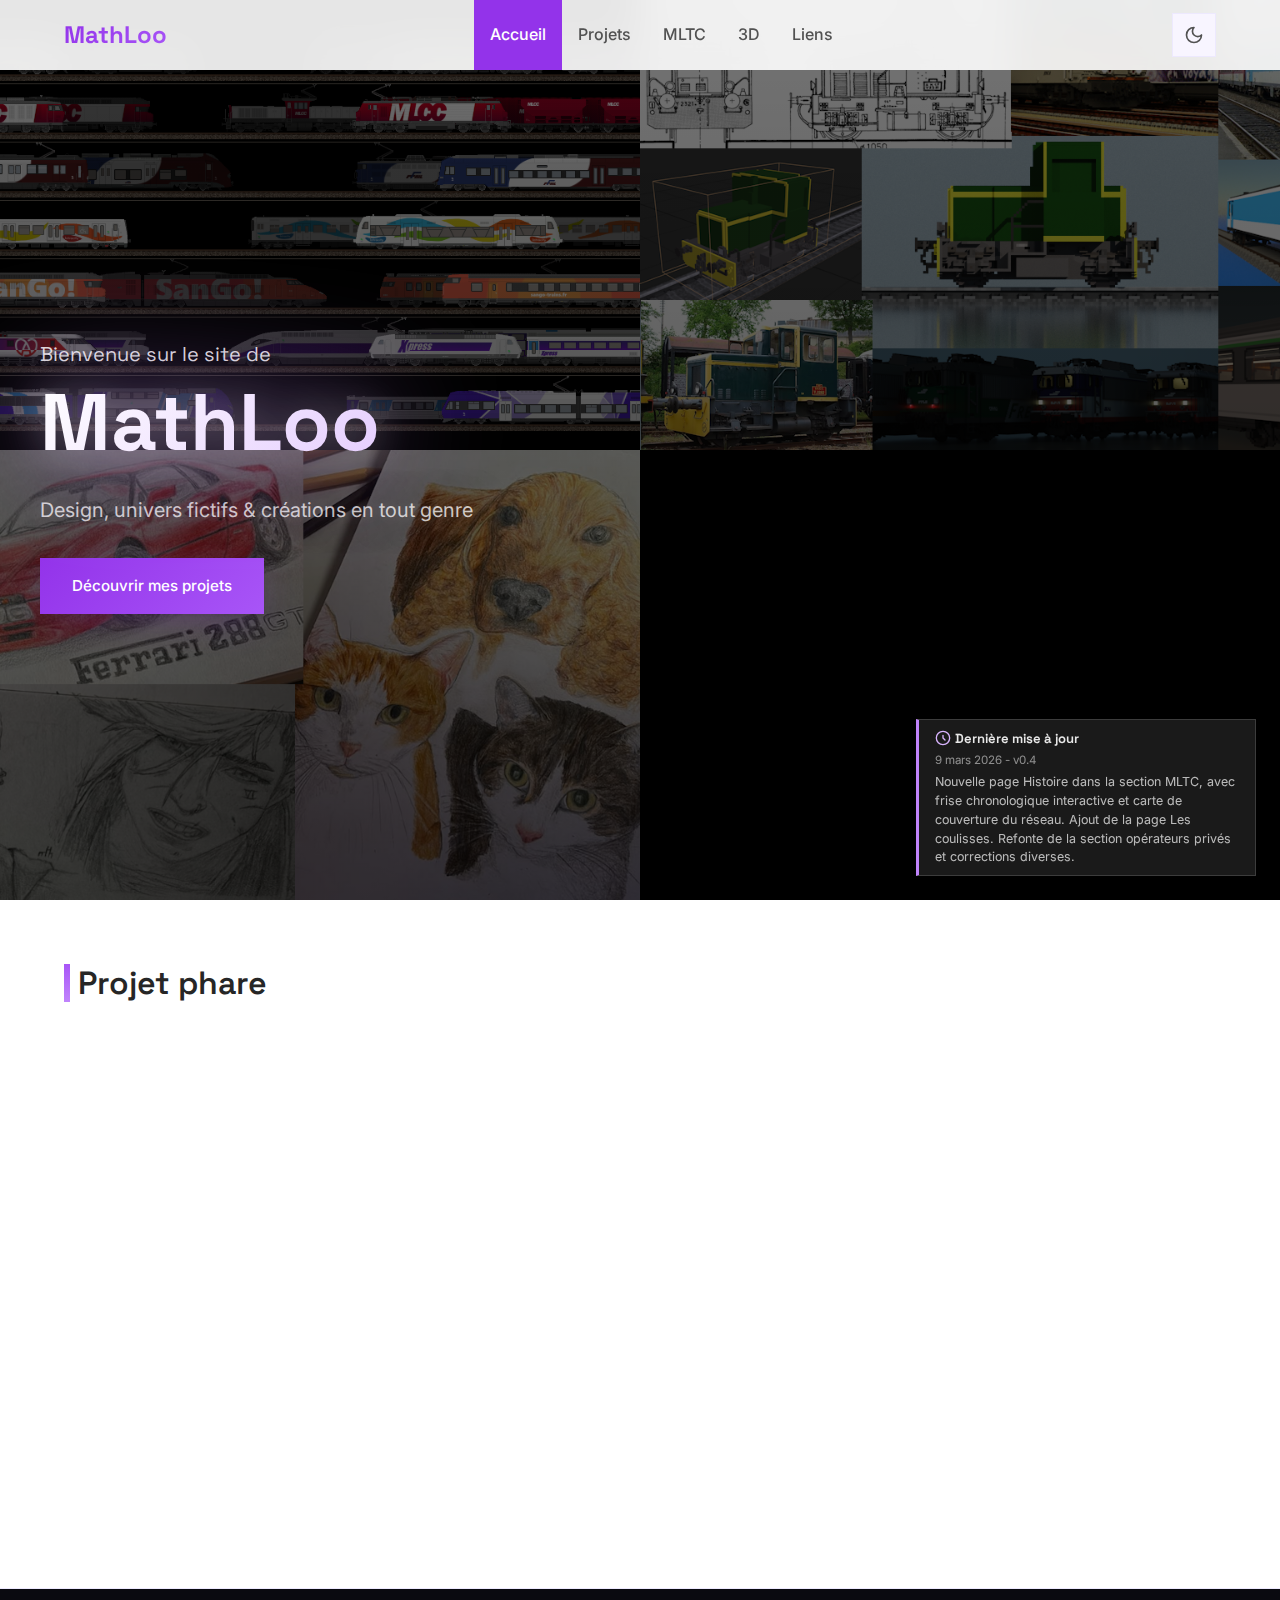
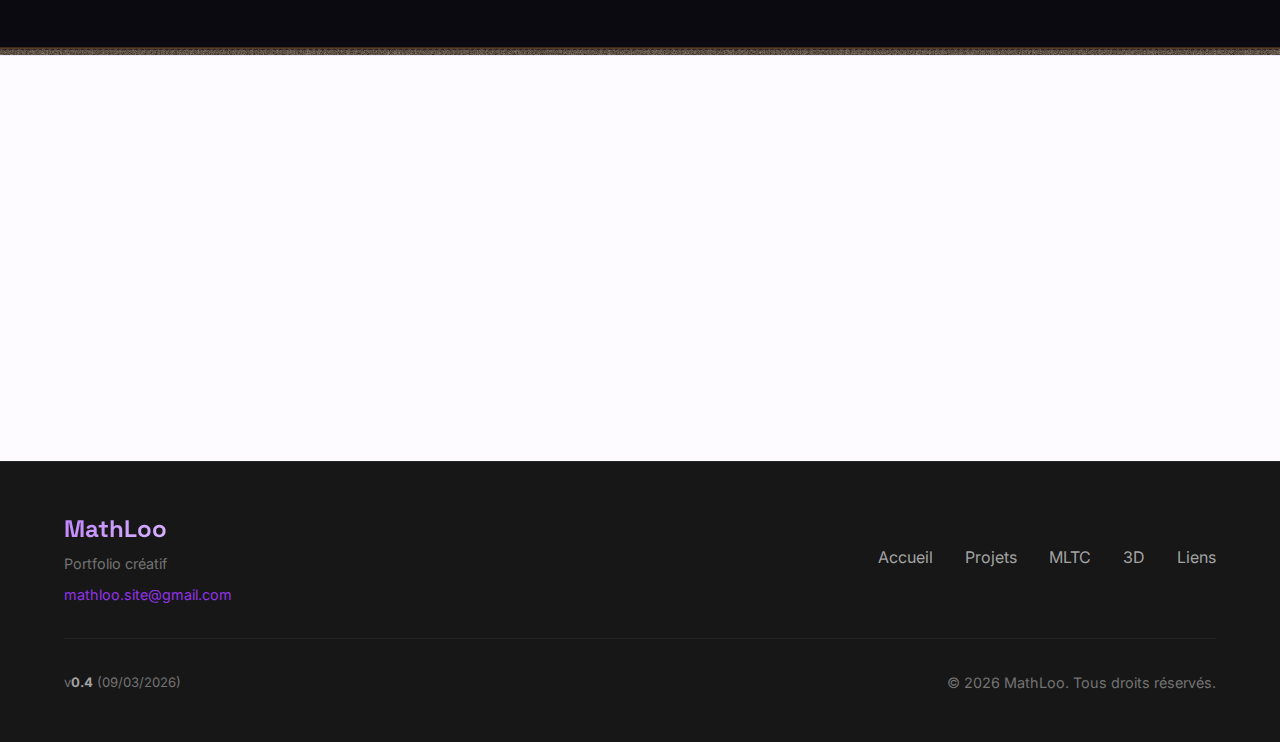
<file: index.html>
<!DOCTYPE html>
<html lang="fr">
<head>
    <meta charset="UTF-8">
    <meta name="viewport" content="width=device-width, initial-scale=1.0">
    <title>MathLoo - Portfolio Créatif</title>
    <link rel="icon" type="image/png" href="favicon.png">
    <script>
        (function() {
            const theme = localStorage.getItem('theme') || 'light';
            document.documentElement.setAttribute('data-theme', theme);
        })();
    </script>
    <link rel="stylesheet" href="css/style.css">
    <link rel="preconnect" href="https://fonts.googleapis.com">
    <link rel="preconnect" href="https://fonts.gstatic.com" crossorigin>
    <link href="https://fonts.googleapis.com/css2?family=Inter:wght@300;400;500;600;700&family=Space+Grotesk:wght@400;500;600;700&display=swap" rel="stylesheet">
</head>
<body>
    <nav class="navbar">
        <div class="nav-container">
            <a href="index.html" class="nav-logo">
                <span class="logo-text">MathLoo</span>
            </a>
            <ul class="nav-menu">
                <li class="nav-item">
                    <a href="index.html" class="nav-link active">Accueil</a>
                </li>
                <li class="nav-item">
                    <a href="projets.html" class="nav-link">Projets</a>
                </li>
                <li class="nav-item">
                    <a href="mltc/index.html" class="nav-link">MLTC</a>
                </li>
                <li class="nav-item">
                    <a href="3d/index.html" class="nav-link">3D</a>
                </li>
                <li class="nav-item">
                    <a href="liens.html" class="nav-link">Liens</a>
                </li>
            </ul>
            <div class="nav-actions">
                <button class="theme-toggle" aria-label="Changer le thème">
                    <svg class="icon-sun" xmlns="http://www.w3.org/2000/svg" width="20" height="20" viewBox="0 0 24 24" fill="none" stroke="currentColor" stroke-width="2" stroke-linecap="round" stroke-linejoin="round">
                        <circle cx="12" cy="12" r="4"/>
                        <path d="M12 2v2"/>
                        <path d="M12 20v2"/>
                        <path d="m4.93 4.93 1.41 1.41"/>
                        <path d="m17.66 17.66 1.41 1.41"/>
                        <path d="M2 12h2"/>
                        <path d="M20 12h2"/>
                        <path d="m6.34 17.66-1.41 1.41"/>
                        <path d="m19.07 4.93-1.41 1.41"/>
                    </svg>
                    <svg class="icon-moon" xmlns="http://www.w3.org/2000/svg" width="20" height="20" viewBox="0 0 24 24" fill="none" stroke="currentColor" stroke-width="2" stroke-linecap="round" stroke-linejoin="round">
                        <path d="M12 3a6 6 0 0 0 9 9 9 9 0 1 1-9-9Z"/>
                    </svg>
                </button>
                <div class="hamburger">
                    <span class="bar"></span>
                    <span class="bar"></span>
                    <span class="bar"></span>
                </div>
            </div>
        </div>
    </nav>

    <main>
        <!-- Hero Section -->
        <section class="hero">
            <div class="hero-content">
                <h1 class="hero-title">
                    <span class="greeting">Bienvenue sur le site de</span>
                    <span class="name">MathLoo</span>
                </h1>
                <p class="hero-subtitle">Design, univers fictifs & créations en tout genre</p>
                <div class="hero-cta">
                    <a href="projets.html" class="btn btn-primary">Découvrir mes projets</a>
                </div>
            </div>
            <div class="hero-visual">
                <div class="hero-shape"></div>
            </div>

            <!-- Floating update tab -->
            <div class="update-callout">
                <div class="update-callout-header">
                    <svg xmlns="http://www.w3.org/2000/svg" width="16" height="16" viewBox="0 0 24 24" fill="none" stroke="currentColor" stroke-width="2" stroke-linecap="round" stroke-linejoin="round"><path d="M12 8v4l3 3"/><circle cx="12" cy="12" r="10"/></svg>
                    Dernière mise à jour
                </div>
                <p class="update-callout-date">9 mars 2026 - v0.4</p>
                <p class="update-callout-body">Nouvelle page Histoire dans la section MLTC, avec frise chronologique interactive et carte de couverture du réseau. Ajout de la page Les coulisses. Refonte de la section opérateurs privés et corrections diverses.</p>
            </div>
        </section>

        <!-- Featured Project -->
        <section class="featured-section">
            <div class="container">
                <h2 class="section-title">Projet phare</h2>
                <div class="featured-card">
                    <div class="featured-image">
                        <img src="bgindexmltc.png" alt="MathLy Travel Company">
                    </div>
                    <div class="featured-content">
                        <span class="featured-tag">Worldbuilding • Design</span>
                        <h3>MathLy Travel Company</h3>
                        <p>Une compagnie ferroviaire fictive dans un univers alternatif européen. Un worldbuilding complet avec son histoire, ses livrées, ses circulations et son identité visuelle unique, développé depuis 2020.</p>
                        <div class="featured-stats">
                            <div class="stat">
                                <span class="stat-number">560+</span>
                                <span class="stat-label">Dessins</span>
                            </div>
                            <div class="stat">
                                <span class="stat-number">2020</span>
                                <span class="stat-label">Depuis</span>
                            </div>
                            <div class="stat">
                                <span class="stat-number">20+</span>
                                <span class="stat-label">Identités visuelles</span>
                            </div>
                        </div>
                        <a href="mltc/index.html" class="btn btn-primary">Explorer MLTC →</a>
                    </div>
                </div>
            </div>
        </section>

        <!-- Train Animation -->
        <div id="train-animation-container" data-base=""></div>

        <!-- About Section -->
        <section class="about-section">
            <div class="container">
                <div class="about-content">
                    <h2 class="section-title">À propos</h2>
                    <p>Je suis Mathis, passionné de ferroviaire, de design et de création en tout genre. Ce site rassemble mes différents projets, entre worldbuilding, pixel art, modélisation 3D et plus encore.</p>
                    <p>Mon projet principal, la <strong>MathLy Travel Company (MLTC)</strong>, est un univers ferroviaire fictif que je développe depuis 2020. Sur ce site, vous retrouverez aussi mes <strong>modélisations 3D en voxel</strong> de trains français réalisées avec MagicaVoxel, et d'autres créations à venir.</p>
                </div>
            </div>
        </section>
    </main>

    <footer class="footer">
        <div class="container">
            <div class="footer-content">
                <div class="footer-brand">
                    <span class="logo-text">MathLoo</span>
                    <p>Portfolio créatif</p>
                    <a href="mailto:mathloo.site@gmail.com" class="footer-email">mathloo.site@gmail.com</a>
                </div>
                <div class="footer-links">
                    <a href="index.html">Accueil</a>
                    <a href="projets.html">Projets</a>
                    <a href="mltc/index.html">MLTC</a>
                    <a href="3d/index.html">3D</a>
                    <a href="liens.html">Liens</a>
                </div>
            </div>
            <div class="footer-bottom">
                <span class="footer-version">v<strong>0.4</strong> (09/03/2026)</span>
                <p>&copy; 2026 MathLoo. Tous droits réservés.</p>
            </div>
        </div>
    </footer>

    <script src="js/main.js"></script>
    <script src="js/train-anim.js"></script>
</body>
</html>
</file>
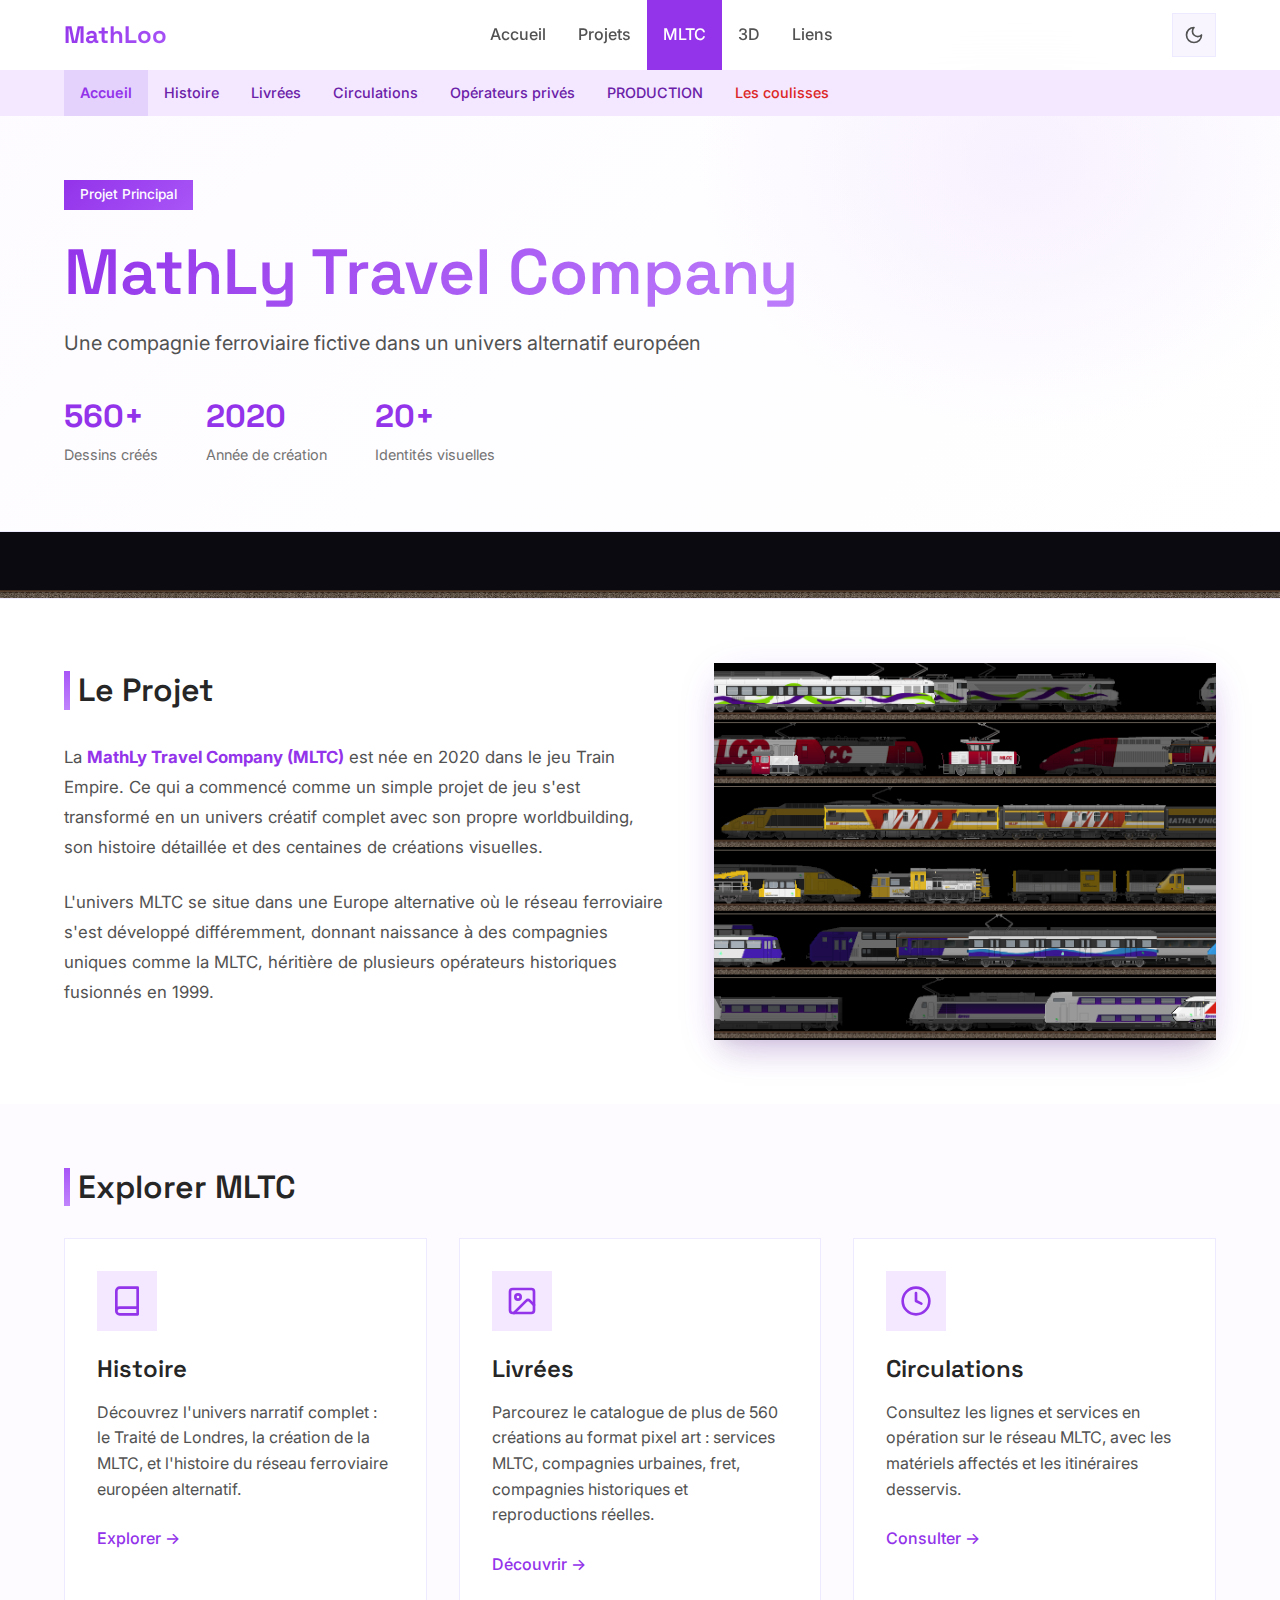
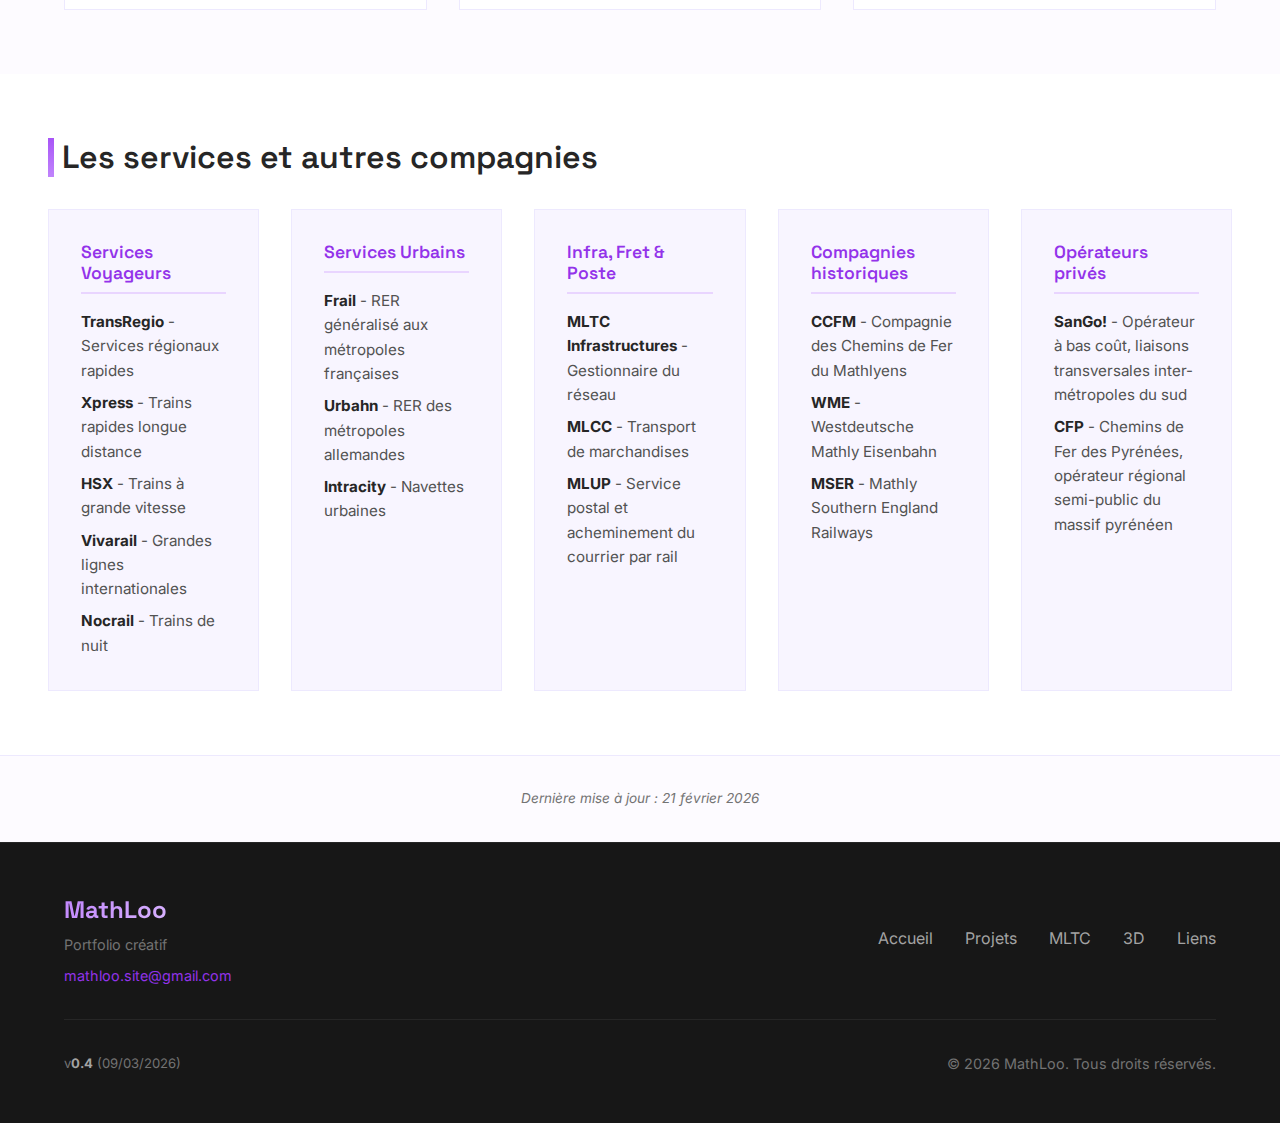
<file: mltc/index.html>
<!DOCTYPE html>
<html lang="fr">
<head>
    <meta charset="UTF-8">
    <meta name="viewport" content="width=device-width, initial-scale=1.0">
    <title>MLTC - MathLy Travel Company | MathLoo</title>
    <link rel="icon" type="image/png" href="../favicon.png">
    <script>
        (function() {
            const theme = localStorage.getItem('theme') || 'light';
            document.documentElement.setAttribute('data-theme', theme);
        })();
    </script>
    <link rel="stylesheet" href="../css/style.css">
    <link rel="stylesheet" href="../css/mltc.css">
    <link rel="preconnect" href="https://fonts.googleapis.com">
    <link rel="preconnect" href="https://fonts.gstatic.com" crossorigin>
    <link href="https://fonts.googleapis.com/css2?family=Inter:wght@300;400;500;600;700&family=Space+Grotesk:wght@400;500;600;700&display=swap" rel="stylesheet">
</head>
<body>
    <nav class="navbar">
        <div class="nav-container">
            <a href="../index.html" class="nav-logo">
                <span class="logo-text">MathLoo</span>
            </a>
            <ul class="nav-menu">
                <li class="nav-item">
                    <a href="../index.html" class="nav-link">Accueil</a>
                </li>
                <li class="nav-item">
                    <a href="../projets.html" class="nav-link">Projets</a>
                </li>
                <li class="nav-item">
                    <a href="index.html" class="nav-link active">MLTC</a>
                </li>
                <li class="nav-item">
                    <a href="../3d/index.html" class="nav-link">3D</a>
                </li>
                <li class="nav-item">
                    <a href="../liens.html" class="nav-link">Liens</a>
                </li>
            </ul>
            <div class="nav-actions">
                <button class="theme-toggle" aria-label="Changer le thème">
                    <svg class="icon-sun" xmlns="http://www.w3.org/2000/svg" width="20" height="20" viewBox="0 0 24 24" fill="none" stroke="currentColor" stroke-width="2" stroke-linecap="round" stroke-linejoin="round">
                        <circle cx="12" cy="12" r="4"/>
                        <path d="M12 2v2"/>
                        <path d="M12 20v2"/>
                        <path d="m4.93 4.93 1.41 1.41"/>
                        <path d="m17.66 17.66 1.41 1.41"/>
                        <path d="M2 12h2"/>
                        <path d="M20 12h2"/>
                        <path d="m6.34 17.66-1.41 1.41"/>
                        <path d="m19.07 4.93-1.41 1.41"/>
                    </svg>
                    <svg class="icon-moon" xmlns="http://www.w3.org/2000/svg" width="20" height="20" viewBox="0 0 24 24" fill="none" stroke="currentColor" stroke-width="2" stroke-linecap="round" stroke-linejoin="round">
                        <path d="M12 3a6 6 0 0 0 9 9 9 9 0 1 1-9-9Z"/>
                    </svg>
                </button>
                <div class="hamburger">
                    <span class="bar"></span>
                    <span class="bar"></span>
                    <span class="bar"></span>
                </div>
            </div>
        </div>
    </nav>

    <!-- MLTC Sub-navigation -->
    <nav class="mltc-subnav">
        <div class="container">
            <ul class="subnav-menu">
                <li><a href="index.html" class="subnav-link active">Accueil</a></li>
                <li><a href="histoire.html" class="subnav-link">Histoire</a></li>
                <li><a href="livrees.html" class="subnav-link">Livrées</a></li>
                <li><a href="circulations.html" class="subnav-link">Circulations</a></li>
                <li><a href="../operateurs-prives.html" class="subnav-link">Opérateurs privés</a></li>
                <li><a href="production.html" class="subnav-link">Production</a></li>
                <li><a href="coulisses.html" class="subnav-link">Les coulisses</a></li>
            </ul>
        </div>
    </nav>

    <main>
        <!-- MLTC Hero -->
        <section class="mltc-hero">
            <div class="container">
                <div class="mltc-hero-content">
                    <span class="mltc-badge">Projet Principal</span>
                    <h1>MathLy Travel Company</h1>
                    <p class="mltc-tagline">Une compagnie ferroviaire fictive dans un univers alternatif européen</p>
                    <div class="mltc-hero-stats">
                        <div class="hero-stat">
                            <span class="hero-stat-number">560+</span>
                            <span class="hero-stat-label">Dessins créés</span>
                        </div>
                        <div class="hero-stat">
                            <span class="hero-stat-number">2020</span>
                            <span class="hero-stat-label">Année de création</span>
                        </div>
                        <div class="hero-stat">
                            <span class="hero-stat-number">20+</span>
                            <span class="hero-stat-label">Identités visuelles</span>
                        </div>
                    </div>
                </div>
            </div>
        </section>

        <!-- Train Animation -->
        <div id="train-animation-container" data-base="../"></div>

        <!-- Introduction -->
        <section class="mltc-intro">
            <div class="container">
                <div class="intro-grid">
                    <div class="intro-text">
                        <h2 class="section-title">Le Projet</h2>
                        <p>La <strong>MathLy Travel Company (MLTC)</strong> est née en 2020 dans le jeu Train Empire. Ce qui a commencé comme un simple projet de jeu s'est transformé en un univers créatif complet avec son propre worldbuilding, son histoire détaillée et des centaines de créations visuelles.</p>
                        <p>L'univers MLTC se situe dans une Europe alternative où le réseau ferroviaire s'est développé différemment, donnant naissance à des compagnies uniques comme la MLTC, héritière de plusieurs opérateurs historiques fusionnés en 1999.</p>
                    </div>
                    <div class="intro-visual">
                        <img src="../bgindexmltc.png" alt="MathLy Travel Company" class="intro-image">
                    </div>
                </div>
            </div>
        </section>

        <!-- Navigation Cards -->
        <section class="mltc-navigation-section">
            <div class="container">
                <h2 class="section-title">Explorer MLTC</h2>
                <div class="nav-cards-grid">
                    <a href="histoire.html" class="nav-card">
                        <div class="nav-card-icon">
                            <svg xmlns="http://www.w3.org/2000/svg" width="32" height="32" viewBox="0 0 24 24" fill="none" stroke="currentColor" stroke-width="2" stroke-linecap="round" stroke-linejoin="round">
                                <path d="M4 19.5v-15A2.5 2.5 0 0 1 6.5 2H20v20H6.5a2.5 2.5 0 0 1 0-5H20"/>
                            </svg>
                        </div>
                        <h3>Histoire</h3>
                        <p>Découvrez l'univers narratif complet : le Traité de Londres, la création de la MLTC, et l'histoire du réseau ferroviaire européen alternatif.</p>
                        <span class="nav-card-arrow">Explorer →</span>
                    </a>
                    
                    <a href="livrees.html" class="nav-card">
                        <div class="nav-card-icon">
                            <svg xmlns="http://www.w3.org/2000/svg" width="32" height="32" viewBox="0 0 24 24" fill="none" stroke="currentColor" stroke-width="2" stroke-linecap="round" stroke-linejoin="round">
                                <rect width="18" height="18" x="3" y="3" rx="2" ry="2"/>
                                <circle cx="9" cy="9" r="2"/>
                                <path d="m21 15-3.086-3.086a2 2 0 0 0-2.828 0L6 21"/>
                            </svg>
                        </div>
                        <h3>Livrées</h3>
                        <p>Parcourez le catalogue de plus de 560 créations au format pixel art : services MLTC, compagnies urbaines, fret, compagnies historiques et reproductions réelles.</p>
                        <span class="nav-card-arrow">Découvrir →</span>
                    </a>
                    
                    <a href="circulations.html" class="nav-card">
                        <div class="nav-card-icon">
                            <svg xmlns="http://www.w3.org/2000/svg" width="32" height="32" viewBox="0 0 24 24" fill="none" stroke="currentColor" stroke-width="2" stroke-linecap="round" stroke-linejoin="round">
                                <circle cx="12" cy="12" r="10"/>
                                <polyline points="12 6 12 12 16 14"/>
                            </svg>
                        </div>
                        <h3>Circulations</h3>
                        <p>Consultez les lignes et services en opération sur le réseau MLTC, avec les matériels affectés et les itinéraires desservis.</p>
                        <span class="nav-card-arrow">Consulter →</span>
                    </a>
                </div>
            </div>
        </section>

        <!-- Quick Overview -->
        <section class="mltc-overview">
            <div class="container">
                <h2 class="section-title">Les services et autres compagnies</h2>
                <div class="overview-grid">
                    <div class="overview-item">
                        <h4>Services Voyageurs</h4>
                        <ul>
                            <li><strong>TransRegio</strong> - Services régionaux rapides</li>
                            <li><strong>Xpress</strong> - Trains rapides longue distance</li>
                            <li><strong>HSX</strong> - Trains à grande vitesse</li>
                            <li><strong>Vivarail</strong> - Grandes lignes internationales</li>
                            <li><strong>Nocrail</strong> - Trains de nuit</li>
                        </ul>
                    </div>
                    <div class="overview-item">
                        <h4>Services Urbains</h4>
                        <ul>
                            <li><strong>Frail</strong> - RER généralisé aux métropoles françaises</li>
                            <li><strong>Urbahn</strong> - RER des métropoles allemandes</li>
                            <li><strong>Intracity</strong> - Navettes urbaines</li>
                        </ul>
                    </div>
                    <div class="overview-item">
                        <h4>Infra, Fret & Poste</h4>
                        <ul>
                            <li><strong>MLTC Infrastructures</strong> - Gestionnaire du réseau</li>
                            <li><strong>MLCC</strong> - Transport de marchandises</li>
                            <li><strong>MLUP</strong> - Service postal et acheminement du courrier par rail</li>
                        </ul>
                    </div>
                    <div class="overview-item">
                        <h4>Compagnies historiques</h4>
                        <ul>
                            <li><strong>CCFM</strong> - Compagnie des Chemins de Fer du Mathlyens</li>
                            <li><strong>WME</strong> - Westdeutsche Mathly Eisenbahn</li>
                            <li><strong>MSER</strong> - Mathly Southern England Railways</li>
                        </ul>
                    </div>
                    <div class="overview-item">
                        <h4>Opérateurs privés</h4>
                        <ul>
                            <li><strong>SanGo!</strong> - Opérateur à bas coût, liaisons transversales inter-métropoles du sud</li>
                            <li><strong>CFP</strong> - Chemins de Fer des Pyrénées, opérateur régional semi-public du massif pyrénéen</li>
                        </ul>
                    </div>
                </div>
            </div>
        </section>

        <!-- Date de dernière modification -->
        <section class="last-modified">
            <div class="container">
                <p>Dernière mise à jour : 21 février 2026</p>
            </div>
        </section>
    </main>

    <footer class="footer">
        <div class="container">
            <div class="footer-content">
                <div class="footer-brand">
                    <span class="logo-text">MathLoo</span>
                    <p>Portfolio créatif</p>
                    <a href="mailto:mathloo.site@gmail.com" class="footer-email">mathloo.site@gmail.com</a>
                </div>
                <div class="footer-links">
                    <a href="../index.html">Accueil</a>
                    <a href="../projets.html">Projets</a>
                    <a href="index.html">MLTC</a>
                    <a href="../3d/index.html">3D</a>
                    <a href="../liens.html">Liens</a>
                </div>
            </div>
            <div class="footer-bottom">
                <span class="footer-version">v<strong>0.4</strong> (09/03/2026)</span>
                <p>&copy; 2026 MathLoo. Tous droits réservés.</p>
            </div>
        </div>
    </footer>

    <script src="../js/main.js"></script>
    <script src="../js/train-anim.js"></script>
</body>
</html>
</file>
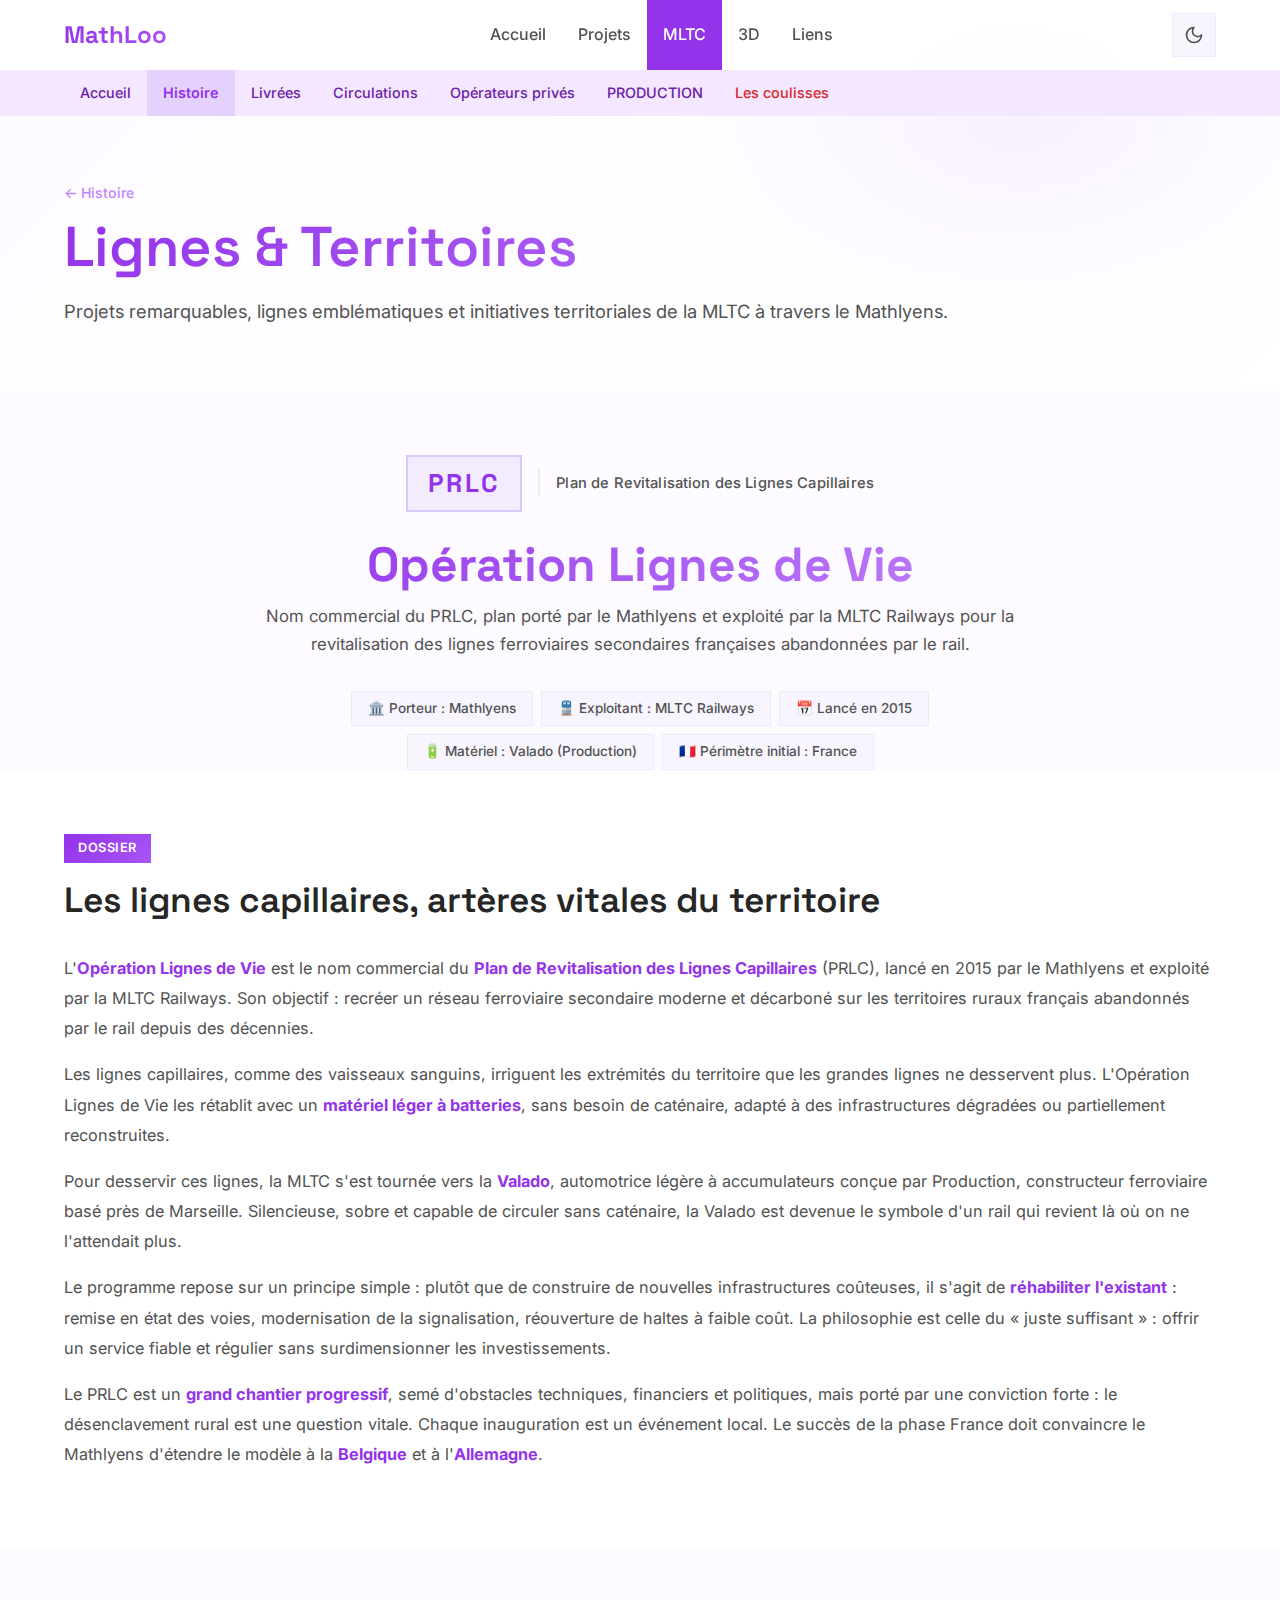
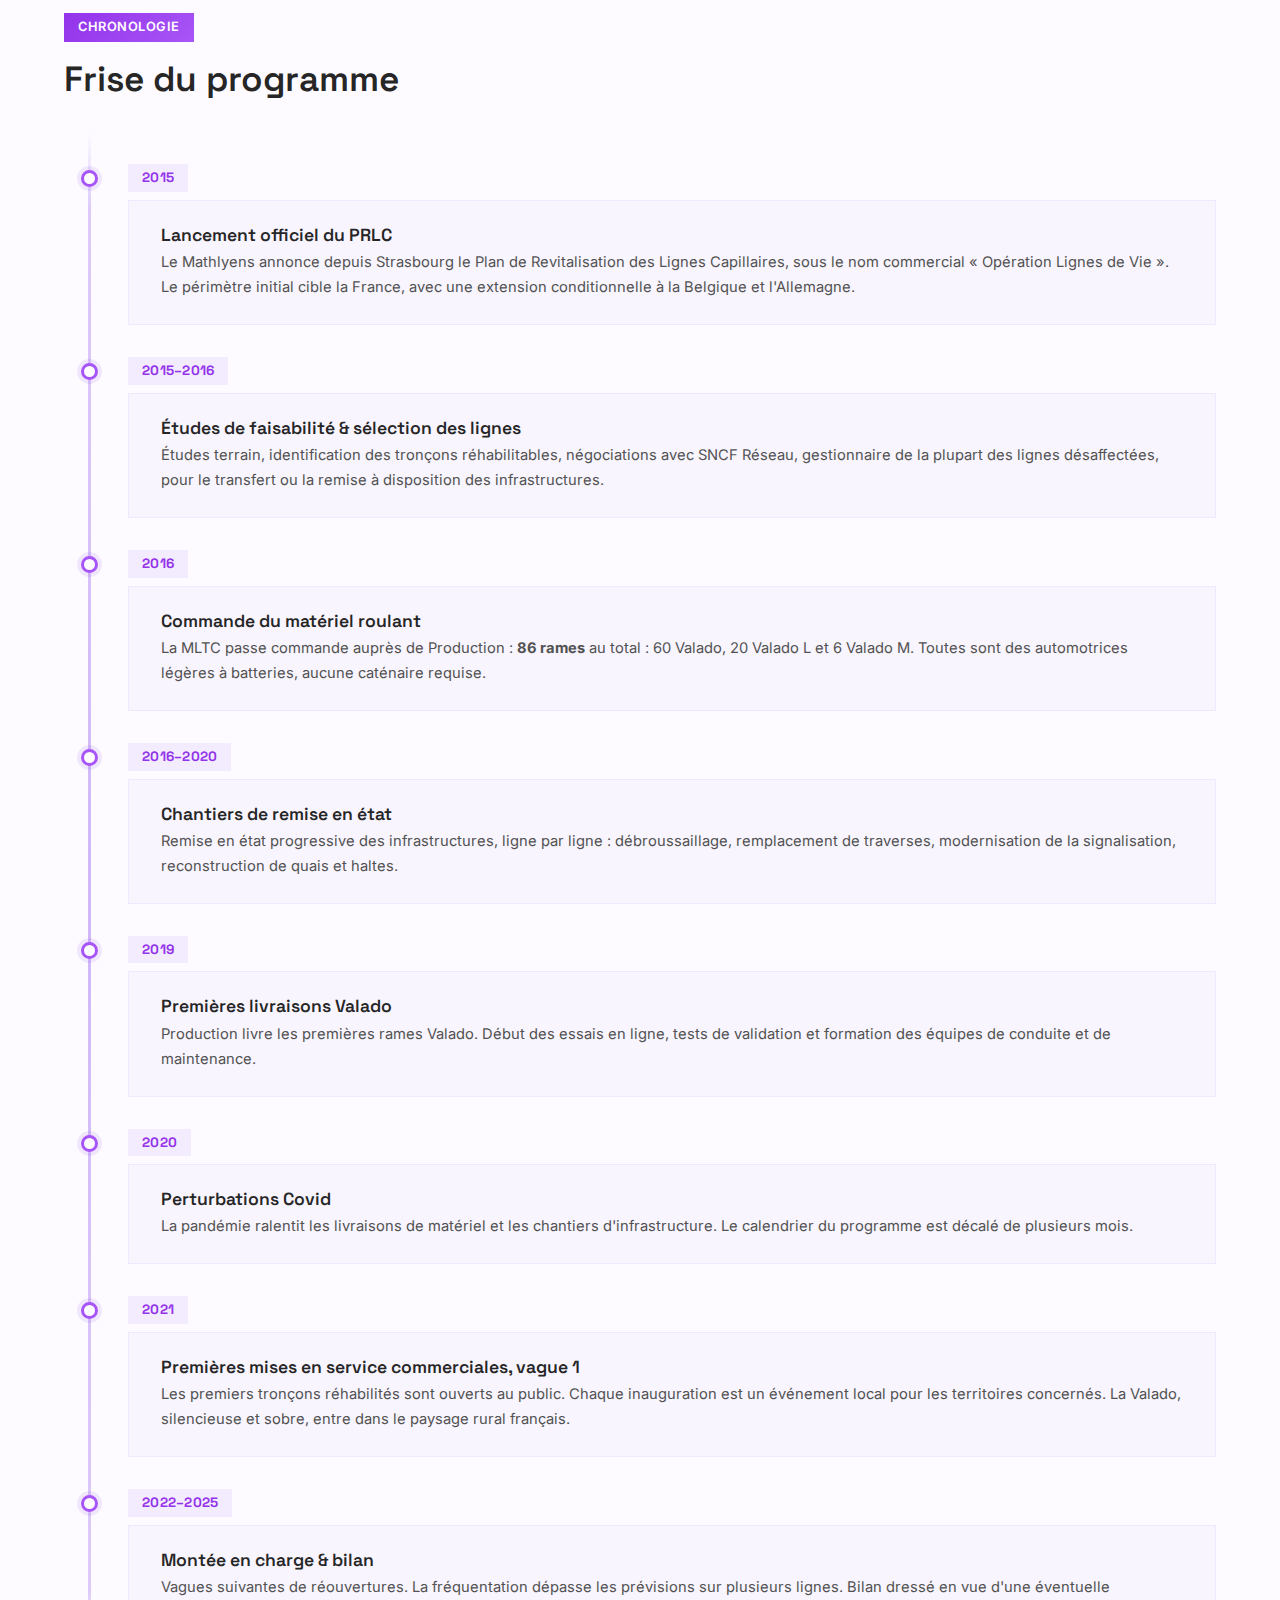
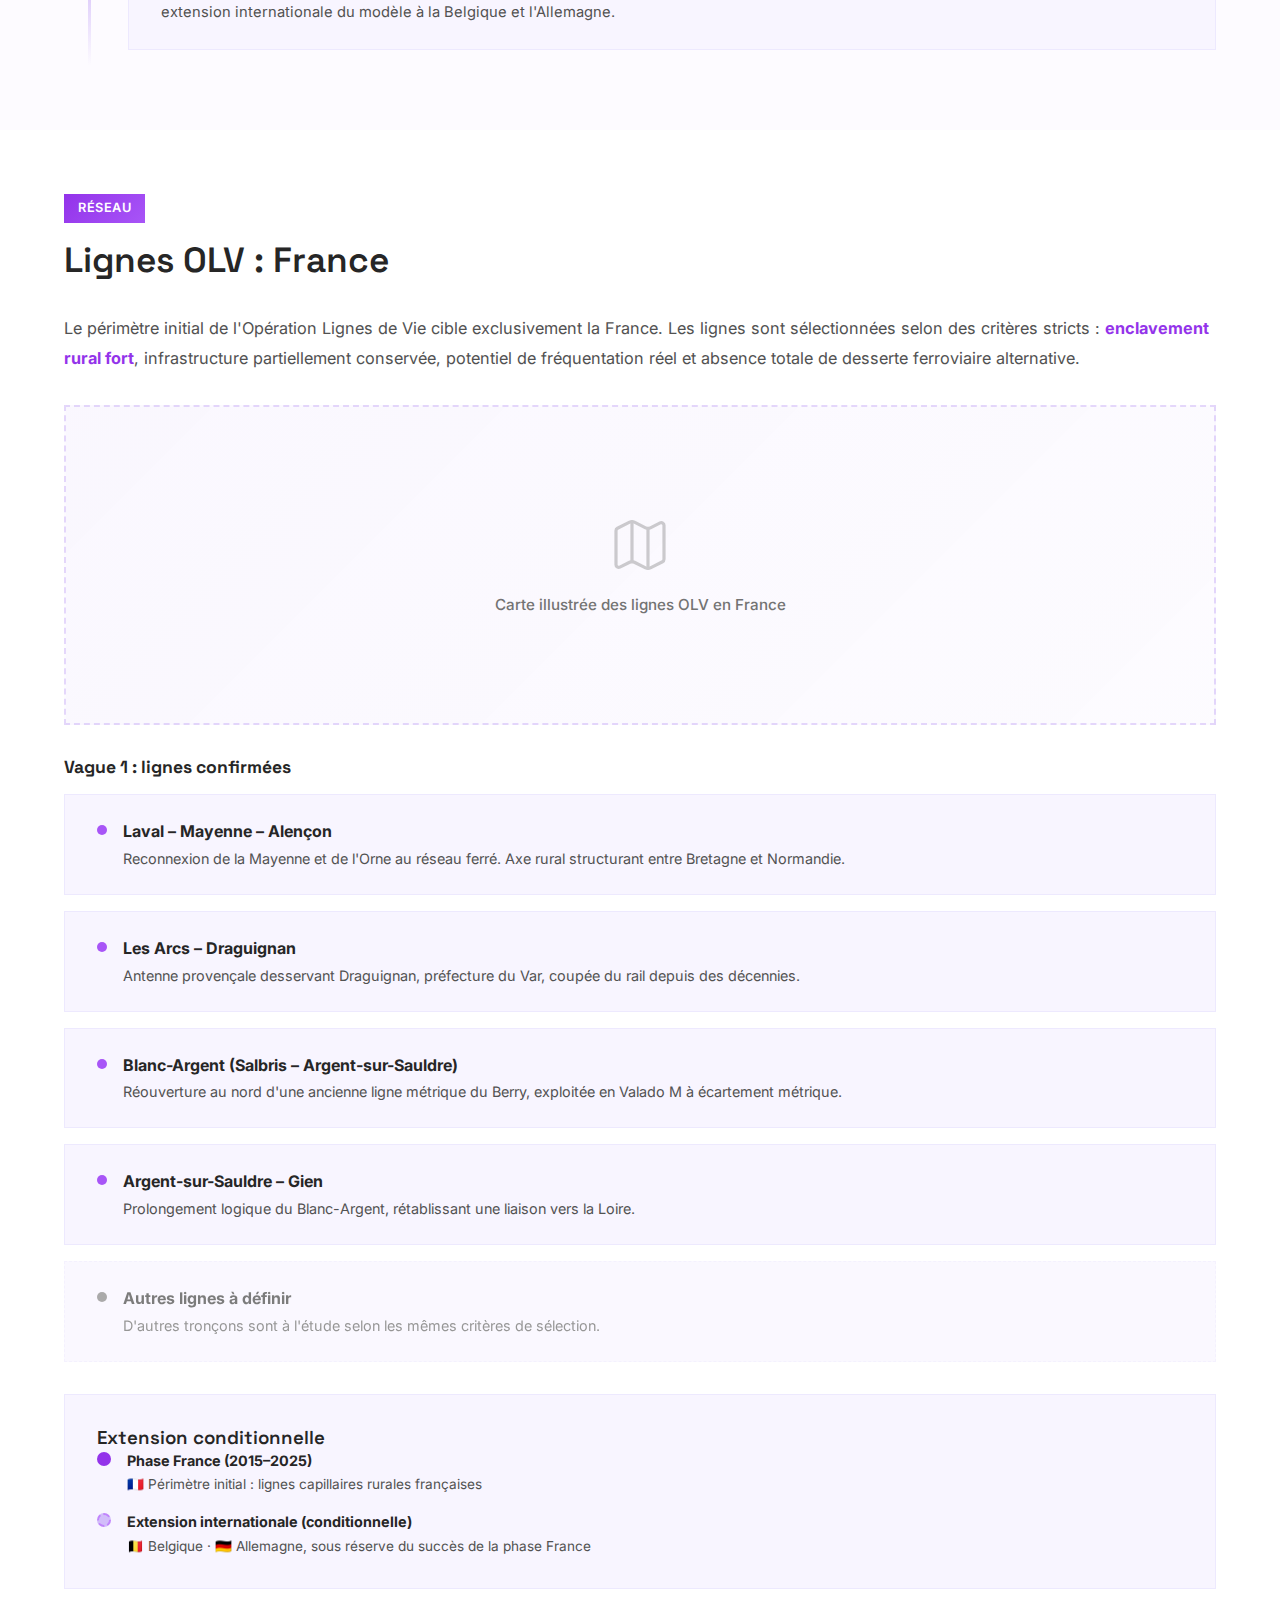
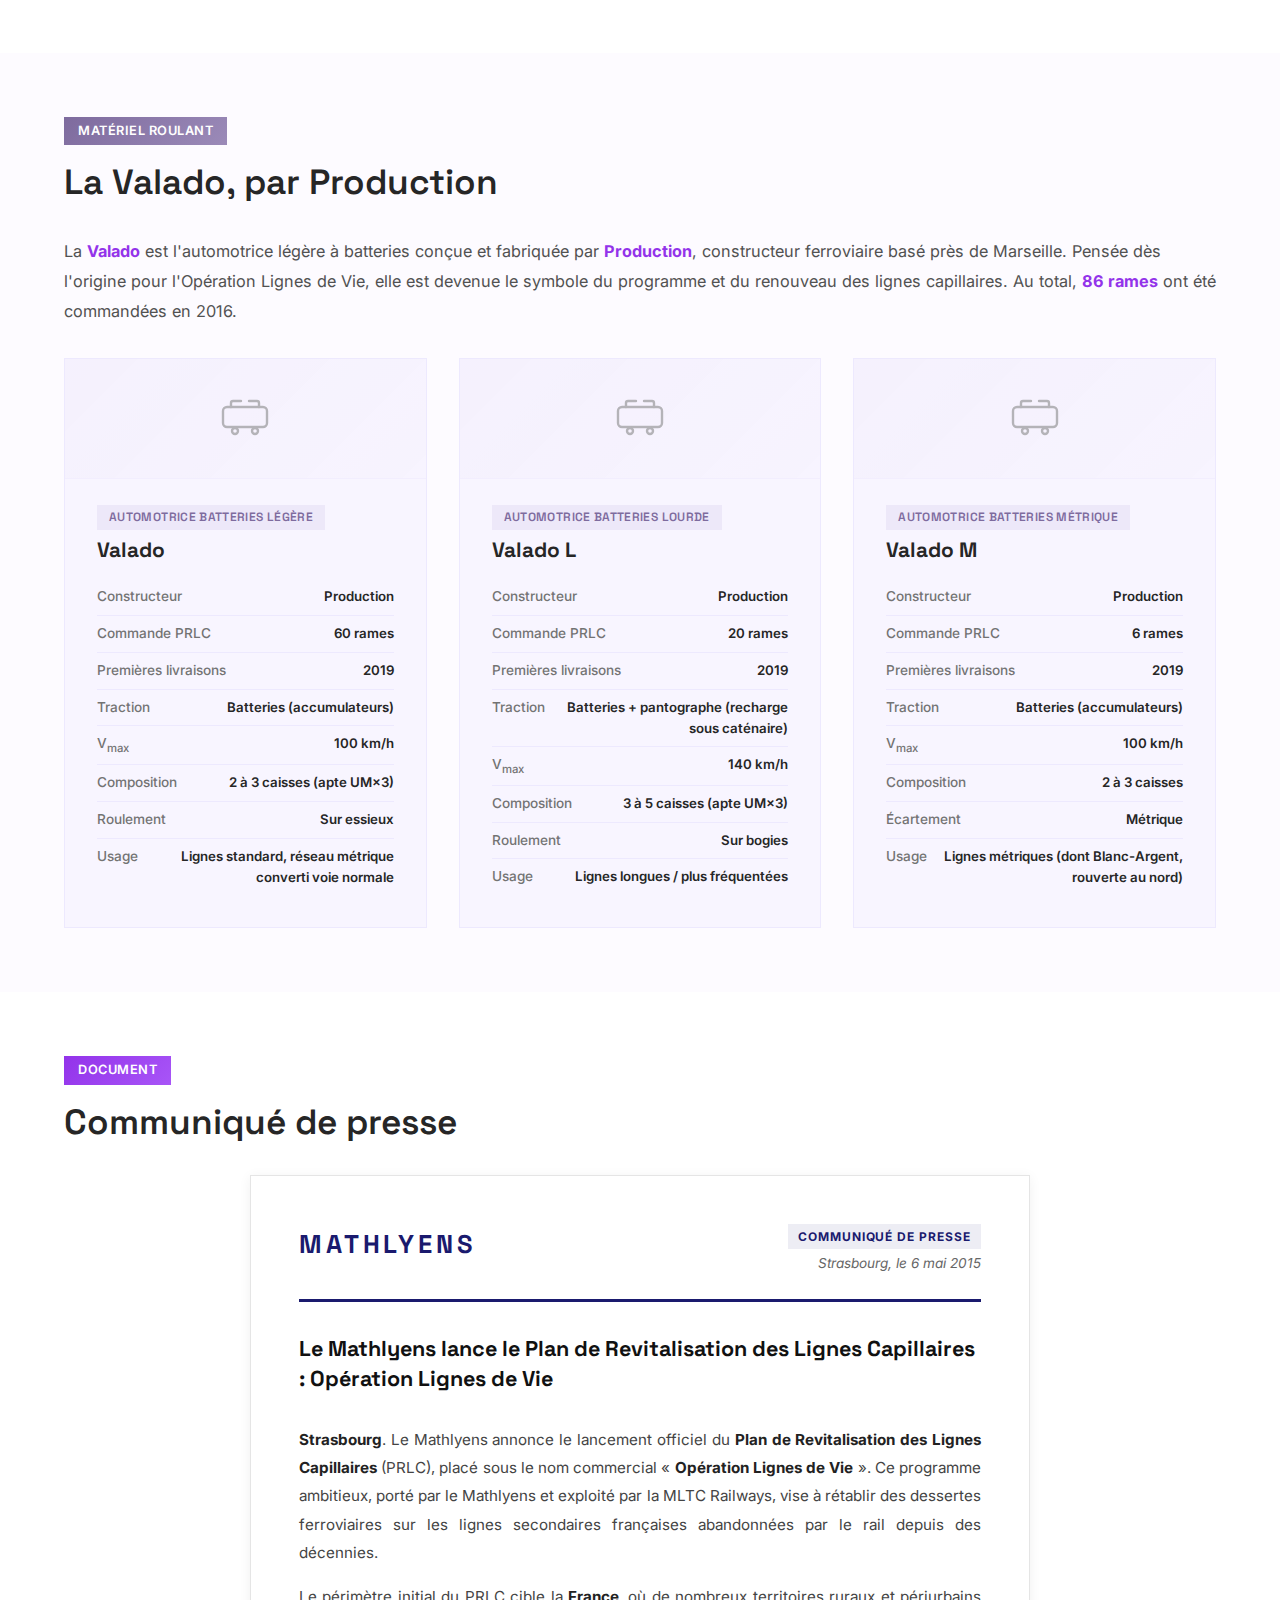
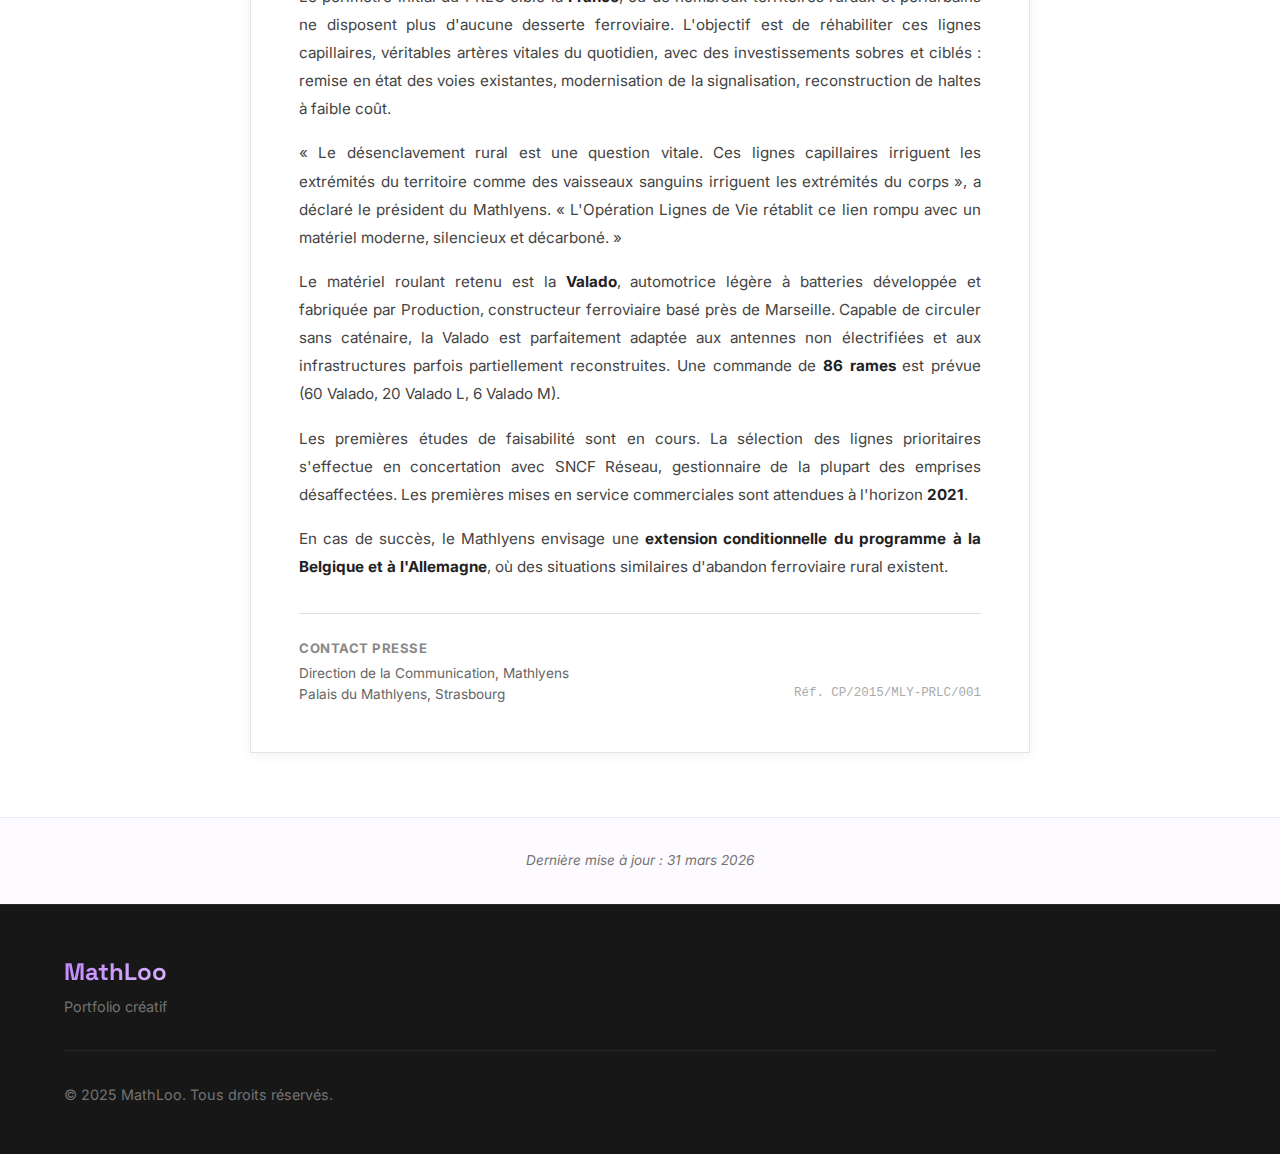
<file: mltc/histoire_pages/lignes_territoires/index.html>
<!DOCTYPE html>
<html lang="fr">
<head>
    <meta charset="UTF-8">
    <meta name="viewport" content="width=device-width, initial-scale=1.0">
    <title>Lignes & Territoires - Histoire MLTC | MathLoo</title>
    <link rel="icon" type="image/png" href="../../../favicon.png">
    <script>
        (function() {
            const theme = localStorage.getItem('theme') || 'light';
            document.documentElement.setAttribute('data-theme', theme);
        })();
    </script>
    <link rel="stylesheet" href="../../../css/style.css">
    <link rel="stylesheet" href="../../../css/mltc.css">
    <link rel="preconnect" href="https://fonts.googleapis.com">
    <link rel="preconnect" href="https://fonts.gstatic.com" crossorigin>
    <link href="https://fonts.googleapis.com/css2?family=Inter:wght@300;400;500;600;700&family=Space+Grotesk:wght@400;500;600;700&display=swap" rel="stylesheet">
</head>
<body>
    <nav class="navbar">
        <div class="nav-container">
            <a href="../../../index.html" class="nav-logo">
                <span class="logo-text">MathLoo</span>
            </a>
            <ul class="nav-menu">
                <li class="nav-item">
                    <a href="../../../index.html" class="nav-link">Accueil</a>
                </li>
                <li class="nav-item">
                    <a href="../../../projets.html" class="nav-link">Projets</a>
                </li>
                <li class="nav-item">
                    <a href="../../index.html" class="nav-link active">MLTC</a>
                </li>
                <li class="nav-item">
                    <a href="../../../3D/index.html" class="nav-link">3D</a>
                </li>
                <li class="nav-item">
                    <a href="../../../liens.html" class="nav-link">Liens</a>
                </li>
            </ul>
            <div class="nav-actions">
                <button class="theme-toggle" aria-label="Changer le thème">
                    <svg class="icon-sun" xmlns="http://www.w3.org/2000/svg" width="20" height="20" viewBox="0 0 24 24" fill="none" stroke="currentColor" stroke-width="2" stroke-linecap="round" stroke-linejoin="round">
                        <circle cx="12" cy="12" r="4"/>
                        <path d="M12 2v2"/>
                        <path d="M12 20v2"/>
                        <path d="m4.93 4.93 1.41 1.41"/>
                        <path d="m17.66 17.66 1.41 1.41"/>
                        <path d="M2 12h2"/>
                        <path d="M20 12h2"/>
                        <path d="m6.34 17.66-1.41 1.41"/>
                        <path d="m19.07 4.93-1.41 1.41"/>
                    </svg>
                    <svg class="icon-moon" xmlns="http://www.w3.org/2000/svg" width="20" height="20" viewBox="0 0 24 24" fill="none" stroke="currentColor" stroke-width="2" stroke-linecap="round" stroke-linejoin="round">
                        <path d="M12 3a6 6 0 0 0 9 9 9 9 0 1 1-9-9Z"/>
                    </svg>
                </button>
                <div class="hamburger">
                    <span class="bar"></span>
                    <span class="bar"></span>
                    <span class="bar"></span>
                </div>
            </div>
        </div>
    </nav>

    <!-- MLTC Sub-navigation -->
    <nav class="mltc-subnav">
        <div class="container">
            <ul class="subnav-menu">
                <li><a href="../../index.html" class="subnav-link">Accueil</a></li>
                <li><a href="../../histoire.html" class="subnav-link active">Histoire</a></li>
                <li><a href="../../livrees.html" class="subnav-link">Livrées</a></li>
                <li><a href="../../circulations.html" class="subnav-link">Circulations</a></li>
                <li><a href="../../../operateurs-prives.html" class="subnav-link">Opérateurs privés</a></li>
                <li><a href="../../production.html" class="subnav-link">Production</a></li>
                <li><a href="../../coulisses.html" class="subnav-link">Les coulisses</a></li>
            </ul>
        </div>
    </nav>

    <main>
        <!-- Hero -->
        <section class="ht-hero">
            <div class="container">
                <div class="ht-hero-content">
                    <a href="../../histoire.html" class="ht-back-link">← Histoire</a>
                    <h1>Lignes &amp; Territoires</h1>
                    <p class="ht-hero-sub">Projets remarquables, lignes emblématiques et initiatives territoriales de la MLTC à travers le Mathlyens.</p>
                </div>
            </div>
        </section>

        <!-- ═══════════ OPÉRATION LIGNES DE VIE - EN-TÊTE INSTITUTIONNEL ═══════════ -->
        <section class="ht-section olv-header-section">
            <div class="container">
                <div class="olv-institutional-header">
                    <div class="olv-sigles">
                        <span class="olv-sigle-prlc">PRLC</span>
                        <span class="olv-sigle-divider"></span>
                        <span class="olv-sigle-full">Plan de Revitalisation des Lignes Capillaires</span>
                    </div>
                    <h2 class="olv-title">Opération Lignes de Vie</h2>
                    <p class="olv-subtitle">Nom commercial du PRLC, plan porté par le Mathlyens et exploité par la MLTC Railways pour la revitalisation des lignes ferroviaires secondaires françaises abandonnées par le rail.</p>
                    <div class="olv-meta-pills">
                        <span class="olv-pill">🏛️ Porteur : Mathlyens</span>
                        <span class="olv-pill">🚆 Exploitant : MLTC Railways</span>
                        <span class="olv-pill">📅 Lancé en 2015</span>
                        <span class="olv-pill">🔋 Matériel : Valado (Production)</span>
                        <span class="olv-pill">🇫🇷 Périmètre initial : France</span>
                    </div>
                </div>
            </div>
        </section>

        <!-- ═══════════ PRÉSENTATION ═══════════ -->
        <section class="ht-section ht-section-alt">
            <div class="container">
                <div class="ht-section-header">
                    <span class="ht-section-tag">Dossier</span>
                    <h2>Les lignes capillaires, artères vitales du territoire</h2>
                </div>
                <div class="ht-prose">
                    <p>L'<strong>Opération Lignes de Vie</strong> est le nom commercial du <strong>Plan de Revitalisation des Lignes Capillaires</strong> (PRLC), lancé en 2015 par le Mathlyens et exploité par la MLTC Railways. Son objectif : recréer un réseau ferroviaire secondaire moderne et décarboné sur les territoires ruraux français abandonnés par le rail depuis des décennies.</p>

                    <p>Les lignes capillaires, comme des vaisseaux sanguins, irriguent les extrémités du territoire que les grandes lignes ne desservent plus. L'Opération Lignes de Vie les rétablit avec un <strong>matériel léger à batteries</strong>, sans besoin de caténaire, adapté à des infrastructures dégradées ou partiellement reconstruites.</p>

                    <p>Pour desservir ces lignes, la MLTC s'est tournée vers la <strong>Valado</strong>, automotrice légère à accumulateurs conçue par Production, constructeur ferroviaire basé près de Marseille. Silencieuse, sobre et capable de circuler sans caténaire, la Valado est devenue le symbole d'un rail qui revient là où on ne l'attendait plus.</p>

                    <p>Le programme repose sur un principe simple : plutôt que de construire de nouvelles infrastructures coûteuses, il s'agit de <strong>réhabiliter l'existant</strong> : remise en état des voies, modernisation de la signalisation, réouverture de haltes à faible coût. La philosophie est celle du « juste suffisant » : offrir un service fiable et régulier sans surdimensionner les investissements.</p>

                    <p>Le PRLC est un <strong>grand chantier progressif</strong>, semé d'obstacles techniques, financiers et politiques, mais porté par une conviction forte : le désenclavement rural est une question vitale. Chaque inauguration est un événement local. Le succès de la phase France doit convaincre le Mathlyens d'étendre le modèle à la <strong>Belgique</strong> et à l'<strong>Allemagne</strong>.</p>
                </div>
            </div>
        </section>

        <!-- ═══════════ CHRONOLOGIE EN FRISE VISUELLE ═══════════ -->
        <section class="ht-section">
            <div class="container">
                <div class="ht-section-header">
                    <span class="ht-section-tag">Chronologie</span>
                    <h2>Frise du programme</h2>
                </div>

                <div class="olv-frise">
                    <div class="olv-frise-line"></div>

                    <div class="olv-frise-item">
                        <div class="olv-frise-dot"></div>
                        <div class="olv-frise-date">2015</div>
                        <div class="olv-frise-card">
                            <h3>Lancement officiel du PRLC</h3>
                            <p>Le Mathlyens annonce depuis Strasbourg le Plan de Revitalisation des Lignes Capillaires, sous le nom commercial « Opération Lignes de Vie ». Le périmètre initial cible la France, avec une extension conditionnelle à la Belgique et l'Allemagne.</p>
                        </div>
                    </div>

                    <div class="olv-frise-item">
                        <div class="olv-frise-dot"></div>
                        <div class="olv-frise-date">2015–2016</div>
                        <div class="olv-frise-card">
                            <h3>Études de faisabilité &amp; sélection des lignes</h3>
                            <p>Études terrain, identification des tronçons réhabilitables, négociations avec SNCF Réseau, gestionnaire de la plupart des lignes désaffectées, pour le transfert ou la remise à disposition des infrastructures.</p>
                        </div>
                    </div>

                    <div class="olv-frise-item">
                        <div class="olv-frise-dot"></div>
                        <div class="olv-frise-date">2016</div>
                        <div class="olv-frise-card">
                            <h3>Commande du matériel roulant</h3>
                            <p>La MLTC passe commande auprès de Production : <strong>86 rames</strong> au total : 60 Valado, 20 Valado L et 6 Valado M. Toutes sont des automotrices légères à batteries, aucune caténaire requise.</p>
                        </div>
                    </div>

                    <div class="olv-frise-item">
                        <div class="olv-frise-dot"></div>
                        <div class="olv-frise-date">2016–2020</div>
                        <div class="olv-frise-card">
                            <h3>Chantiers de remise en état</h3>
                            <p>Remise en état progressive des infrastructures, ligne par ligne : débroussaillage, remplacement de traverses, modernisation de la signalisation, reconstruction de quais et haltes.</p>
                        </div>
                    </div>

                    <div class="olv-frise-item">
                        <div class="olv-frise-dot"></div>
                        <div class="olv-frise-date">2019</div>
                        <div class="olv-frise-card">
                            <h3>Premières livraisons Valado</h3>
                            <p>Production livre les premières rames Valado. Début des essais en ligne, tests de validation et formation des équipes de conduite et de maintenance.</p>
                        </div>
                    </div>

                    <div class="olv-frise-item">
                        <div class="olv-frise-dot"></div>
                        <div class="olv-frise-date">2020</div>
                        <div class="olv-frise-card">
                            <h3>Perturbations Covid</h3>
                            <p>La pandémie ralentit les livraisons de matériel et les chantiers d'infrastructure. Le calendrier du programme est décalé de plusieurs mois.</p>
                        </div>
                    </div>

                    <div class="olv-frise-item">
                        <div class="olv-frise-dot"></div>
                        <div class="olv-frise-date">2021</div>
                        <div class="olv-frise-card">
                            <h3>Premières mises en service commerciales, vague 1</h3>
                            <p>Les premiers tronçons réhabilités sont ouverts au public. Chaque inauguration est un événement local pour les territoires concernés. La Valado, silencieuse et sobre, entre dans le paysage rural français.</p>
                        </div>
                    </div>

                    <div class="olv-frise-item">
                        <div class="olv-frise-dot"></div>
                        <div class="olv-frise-date">2022–2025</div>
                        <div class="olv-frise-card">
                            <h3>Montée en charge &amp; bilan</h3>
                            <p>Vagues suivantes de réouvertures. La fréquentation dépasse les prévisions sur plusieurs lignes. Bilan dressé en vue d'une éventuelle extension internationale du modèle à la Belgique et l'Allemagne.</p>
                        </div>
                    </div>
                </div>
            </div>
        </section>

        <!-- ═══════════ LIGNES - VAGUE 1 ═══════════ -->
        <section class="ht-section ht-section-alt">
            <div class="container">
                <div class="ht-section-header">
                    <span class="ht-section-tag">Réseau</span>
                    <h2>Lignes OLV : France</h2>
                </div>
                <div class="ht-prose">
                    <p>Le périmètre initial de l'Opération Lignes de Vie cible exclusivement la France. Les lignes sont sélectionnées selon des critères stricts : <strong>enclavement rural fort</strong>, infrastructure partiellement conservée, potentiel de fréquentation réel et absence totale de desserte ferroviaire alternative.</p>
                </div>

                <div class="olv-map-container">
                    <div class="olv-map-placeholder">
                        <svg xmlns="http://www.w3.org/2000/svg" width="64" height="64" viewBox="0 0 24 24" fill="none" stroke="currentColor" stroke-width="1.2" stroke-linecap="round" stroke-linejoin="round"><path d="M14.106 5.553a2 2 0 0 0 1.788 0l3.659-1.83A1 1 0 0 1 21 4.619v12.764a1 1 0 0 1-.553.894l-4.553 2.277a2 2 0 0 1-1.788 0l-4.212-2.106a2 2 0 0 0-1.788 0l-3.659 1.83A1 1 0 0 1 3 19.381V6.618a1 1 0 0 1 .553-.894l4.553-2.277a2 2 0 0 1 1.788 0z"/><path d="M15 5.764v15"/><path d="M9 3.236v15"/></svg>
                        <span>Carte illustrée des lignes OLV en France</span>
                    </div>

                    <h3 class="olv-lines-subtitle">Vague 1 : lignes confirmées</h3>
                    <div class="olv-lines-list">
                        <div class="olv-line-item">
                            <span class="olv-line-bullet"></span>
                            <div>
                                <strong>Laval – Mayenne – Alençon</strong>
                                <p>Reconnexion de la Mayenne et de l'Orne au réseau ferré. Axe rural structurant entre Bretagne et Normandie.</p>
                            </div>
                        </div>
                        <div class="olv-line-item">
                            <span class="olv-line-bullet"></span>
                            <div>
                                <strong>Les Arcs – Draguignan</strong>
                                <p>Antenne provençale desservant Draguignan, préfecture du Var, coupée du rail depuis des décennies.</p>
                            </div>
                        </div>
                        <div class="olv-line-item">
                            <span class="olv-line-bullet"></span>
                            <div>
                                <strong>Blanc-Argent (Salbris – Argent-sur-Sauldre)</strong>
                                <p>Réouverture au nord d'une ancienne ligne métrique du Berry, exploitée en Valado M à écartement métrique.</p>
                            </div>
                        </div>
                        <div class="olv-line-item">
                            <span class="olv-line-bullet"></span>
                            <div>
                                <strong>Argent-sur-Sauldre – Gien</strong>
                                <p>Prolongement logique du Blanc-Argent, rétablissant une liaison vers la Loire.</p>
                            </div>
                        </div>
                        <div class="olv-line-item olv-line-item-tbd">
                            <span class="olv-line-bullet"></span>
                            <div>
                                <strong>Autres lignes à définir</strong>
                                <p>D'autres tronçons sont à l'étude selon les mêmes critères de sélection.</p>
                            </div>
                        </div>
                    </div>

                    <div class="olv-map-legend">
                        <h3>Extension conditionnelle</h3>
                        <div class="olv-legend-grid">
                            <div class="olv-legend-item">
                                <span class="olv-legend-dot olv-legend-phase1"></span>
                                <div>
                                    <strong>Phase France (2015–2025)</strong>
                                    <p>🇫🇷 Périmètre initial : lignes capillaires rurales françaises</p>
                                </div>
                            </div>
                            <div class="olv-legend-item">
                                <span class="olv-legend-dot olv-legend-phase3"></span>
                                <div>
                                    <strong>Extension internationale (conditionnelle)</strong>
                                    <p>🇧🇪 Belgique · 🇩🇪 Allemagne, sous réserve du succès de la phase France</p>
                                </div>
                            </div>
                        </div>
                    </div>
                </div>
            </div>
        </section>

        <!-- ═══════════ FICHE MATÉRIEL - VALADO ═══════════ -->
        <section class="ht-section">
            <div class="container">
                <div class="ht-section-header">
                    <span class="prod-section-tag">Matériel roulant</span>
                    <h2>La Valado, par Production</h2>
                </div>
                <div class="ht-prose">
                    <p>La <strong>Valado</strong> est l'automotrice légère à batteries conçue et fabriquée par <strong>Production</strong>, constructeur ferroviaire basé près de Marseille. Pensée dès l'origine pour l'Opération Lignes de Vie, elle est devenue le symbole du programme et du renouveau des lignes capillaires. Au total, <strong>86 rames</strong> ont été commandées en 2016.</p>
                </div>

                <div class="olv-valado-grid">
                    <!-- Valado (base) -->
                    <div class="olv-valado-card">
                        <div class="olv-valado-visual">
                            <svg xmlns="http://www.w3.org/2000/svg" width="48" height="48" viewBox="0 0 24 24" fill="none" stroke="currentColor" stroke-width="1.2" stroke-linecap="round" stroke-linejoin="round"><rect x="1" y="6" width="22" height="10" rx="2"/><circle cx="7" cy="18" r="1.5"/><circle cx="17" cy="18" r="1.5"/><path d="M5 6V4a1 1 0 0 1 1-1h4"/><path d="M19 6V4a1 1 0 0 0-1-1h-4"/></svg>
                        </div>
                        <div class="olv-valado-body">
                            <span class="prod-card-type">Automotrice batteries légère</span>
                            <h3>Valado</h3>
                            <div class="olv-valado-specs">
                                <div class="olv-spec-row"><span>Constructeur</span><strong>Production</strong></div>
                                <div class="olv-spec-row"><span>Commande PRLC</span><strong>60 rames</strong></div>
                                <div class="olv-spec-row"><span>Premières livraisons</span><strong>2019</strong></div>
                                <div class="olv-spec-row"><span>Traction</span><strong>Batteries (accumulateurs)</strong></div>
                                <div class="olv-spec-row"><span>V<sub>max</sub></span><strong>100 km/h</strong></div>
                                <div class="olv-spec-row"><span>Composition</span><strong>2 à 3 caisses (apte UM×3)</strong></div>
                                <div class="olv-spec-row"><span>Roulement</span><strong>Sur essieux</strong></div>
                                <div class="olv-spec-row"><span>Usage</span><strong>Lignes standard, réseau métrique converti voie normale</strong></div>
                            </div>
                        </div>
                    </div>

                    <!-- Valado L -->
                    <div class="olv-valado-card">
                        <div class="olv-valado-visual">
                            <svg xmlns="http://www.w3.org/2000/svg" width="48" height="48" viewBox="0 0 24 24" fill="none" stroke="currentColor" stroke-width="1.2" stroke-linecap="round" stroke-linejoin="round"><rect x="1" y="6" width="22" height="10" rx="2"/><circle cx="7" cy="18" r="1.5"/><circle cx="17" cy="18" r="1.5"/><path d="M5 6V4a1 1 0 0 1 1-1h4"/><path d="M19 6V4a1 1 0 0 0-1-1h-4"/></svg>
                        </div>
                        <div class="olv-valado-body">
                            <span class="prod-card-type">Automotrice batteries lourde</span>
                            <h3>Valado L</h3>
                            <div class="olv-valado-specs">
                                <div class="olv-spec-row"><span>Constructeur</span><strong>Production</strong></div>
                                <div class="olv-spec-row"><span>Commande PRLC</span><strong>20 rames</strong></div>
                                <div class="olv-spec-row"><span>Premières livraisons</span><strong>2019</strong></div>
                                <div class="olv-spec-row"><span>Traction</span><strong>Batteries + pantographe (recharge sous caténaire)</strong></div>
                                <div class="olv-spec-row"><span>V<sub>max</sub></span><strong>140 km/h</strong></div>
                                <div class="olv-spec-row"><span>Composition</span><strong>3 à 5 caisses (apte UM×3)</strong></div>
                                <div class="olv-spec-row"><span>Roulement</span><strong>Sur bogies</strong></div>
                                <div class="olv-spec-row"><span>Usage</span><strong>Lignes longues / plus fréquentées</strong></div>
                            </div>
                        </div>
                    </div>

                    <!-- Valado M -->
                    <div class="olv-valado-card">
                        <div class="olv-valado-visual">
                            <svg xmlns="http://www.w3.org/2000/svg" width="48" height="48" viewBox="0 0 24 24" fill="none" stroke="currentColor" stroke-width="1.2" stroke-linecap="round" stroke-linejoin="round"><rect x="1" y="6" width="22" height="10" rx="2"/><circle cx="7" cy="18" r="1.5"/><circle cx="17" cy="18" r="1.5"/><path d="M5 6V4a1 1 0 0 1 1-1h4"/><path d="M19 6V4a1 1 0 0 0-1-1h-4"/></svg>
                        </div>
                        <div class="olv-valado-body">
                            <span class="prod-card-type">Automotrice batteries métrique</span>
                            <h3>Valado M</h3>
                            <div class="olv-valado-specs">
                                <div class="olv-spec-row"><span>Constructeur</span><strong>Production</strong></div>
                                <div class="olv-spec-row"><span>Commande PRLC</span><strong>6 rames</strong></div>
                                <div class="olv-spec-row"><span>Premières livraisons</span><strong>2019</strong></div>
                                <div class="olv-spec-row"><span>Traction</span><strong>Batteries (accumulateurs)</strong></div>
                                <div class="olv-spec-row"><span>V<sub>max</sub></span><strong>100 km/h</strong></div>
                                <div class="olv-spec-row"><span>Composition</span><strong>2 à 3 caisses</strong></div>
                                <div class="olv-spec-row"><span>Écartement</span><strong>Métrique</strong></div>
                                <div class="olv-spec-row"><span>Usage</span><strong>Lignes métriques (dont Blanc-Argent, rouverte au nord)</strong></div>
                            </div>
                        </div>
                    </div>
                </div>
            </div>
        </section>

        <!-- ═══════════ COMMUNIQUÉ DE PRESSE - MATHLYENS 2015 ═══════════ -->
        <section class="ht-section ht-section-alt">
            <div class="container">
                <div class="ht-section-header">
                    <span class="ht-section-tag">Document</span>
                    <h2>Communiqué de presse</h2>
                </div>

                <div class="olv-press-release">
                    <div class="olv-press-header">
                        <div class="olv-press-logo">MATHLYENS</div>
                        <div class="olv-press-meta">
                            <span class="olv-press-type">COMMUNIQUÉ DE PRESSE</span>
                            <span class="olv-press-date">Strasbourg, le 6 mai 2015</span>
                        </div>
                    </div>

                    <h3 class="olv-press-title">Le Mathlyens lance le Plan de Revitalisation des Lignes Capillaires : Opération Lignes de Vie</h3>

                    <div class="olv-press-body">
                        <p><strong>Strasbourg</strong>. Le Mathlyens annonce le lancement officiel du <strong>Plan de Revitalisation des Lignes Capillaires</strong> (PRLC), placé sous le nom commercial « <strong>Opération Lignes de Vie</strong> ». Ce programme ambitieux, porté par le Mathlyens et exploité par la MLTC Railways, vise à rétablir des dessertes ferroviaires sur les lignes secondaires françaises abandonnées par le rail depuis des décennies.</p>

                        <p>Le périmètre initial du PRLC cible la <strong>France</strong>, où de nombreux territoires ruraux et périurbains ne disposent plus d'aucune desserte ferroviaire. L'objectif est de réhabiliter ces lignes capillaires, véritables artères vitales du quotidien, avec des investissements sobres et ciblés : remise en état des voies existantes, modernisation de la signalisation, reconstruction de haltes à faible coût.</p>

                        <p>« Le désenclavement rural est une question vitale. Ces lignes capillaires irriguent les extrémités du territoire comme des vaisseaux sanguins irriguent les extrémités du corps », a déclaré le président du Mathlyens. « L'Opération Lignes de Vie rétablit ce lien rompu avec un matériel moderne, silencieux et décarboné. »</p>

                        <p>Le matériel roulant retenu est la <strong>Valado</strong>, automotrice légère à batteries développée et fabriquée par Production, constructeur ferroviaire basé près de Marseille. Capable de circuler sans caténaire, la Valado est parfaitement adaptée aux antennes non électrifiées et aux infrastructures parfois partiellement reconstruites. Une commande de <strong>86 rames</strong> est prévue (60 Valado, 20 Valado L, 6 Valado M).</p>

                        <p>Les premières études de faisabilité sont en cours. La sélection des lignes prioritaires s'effectue en concertation avec SNCF Réseau, gestionnaire de la plupart des emprises désaffectées. Les premières mises en service commerciales sont attendues à l'horizon <strong>2021</strong>.</p>

                        <p>En cas de succès, le Mathlyens envisage une <strong>extension conditionnelle du programme à la Belgique et à l'Allemagne</strong>, où des situations similaires d'abandon ferroviaire rural existent.</p>
                    </div>

                    <div class="olv-press-footer">
                        <div class="olv-press-contact">
                            <strong>Contact presse</strong>
                            <p>Direction de la Communication, Mathlyens<br>
                            Palais du Mathlyens, Strasbourg</p>
                        </div>
                        <div class="olv-press-ref">
                            <span>Réf. CP/2015/MLY-PRLC/001</span>
                        </div>
                    </div>
                </div>
            </div>
        </section>

        <!-- Date de dernière modification -->
        <section class="last-modified">
            <div class="container">
                <p>Dernière mise à jour : 31 mars 2026</p>
            </div>
        </section>
    </main>

    <footer class="footer">
        <div class="container">
            <div class="footer-content">
                <div class="footer-brand">
                    <span class="logo-text">MathLoo</span>
                    <p class="footer-tagline">Portfolio créatif</p>
                </div>
            </div>
            <div class="footer-bottom">
                <p>&copy; 2025 MathLoo. Tous droits réservés.</p>
            </div>
        </div>
    </footer>

    <script src="../../../js/main.js"></script>
</body>
</html>
</file>
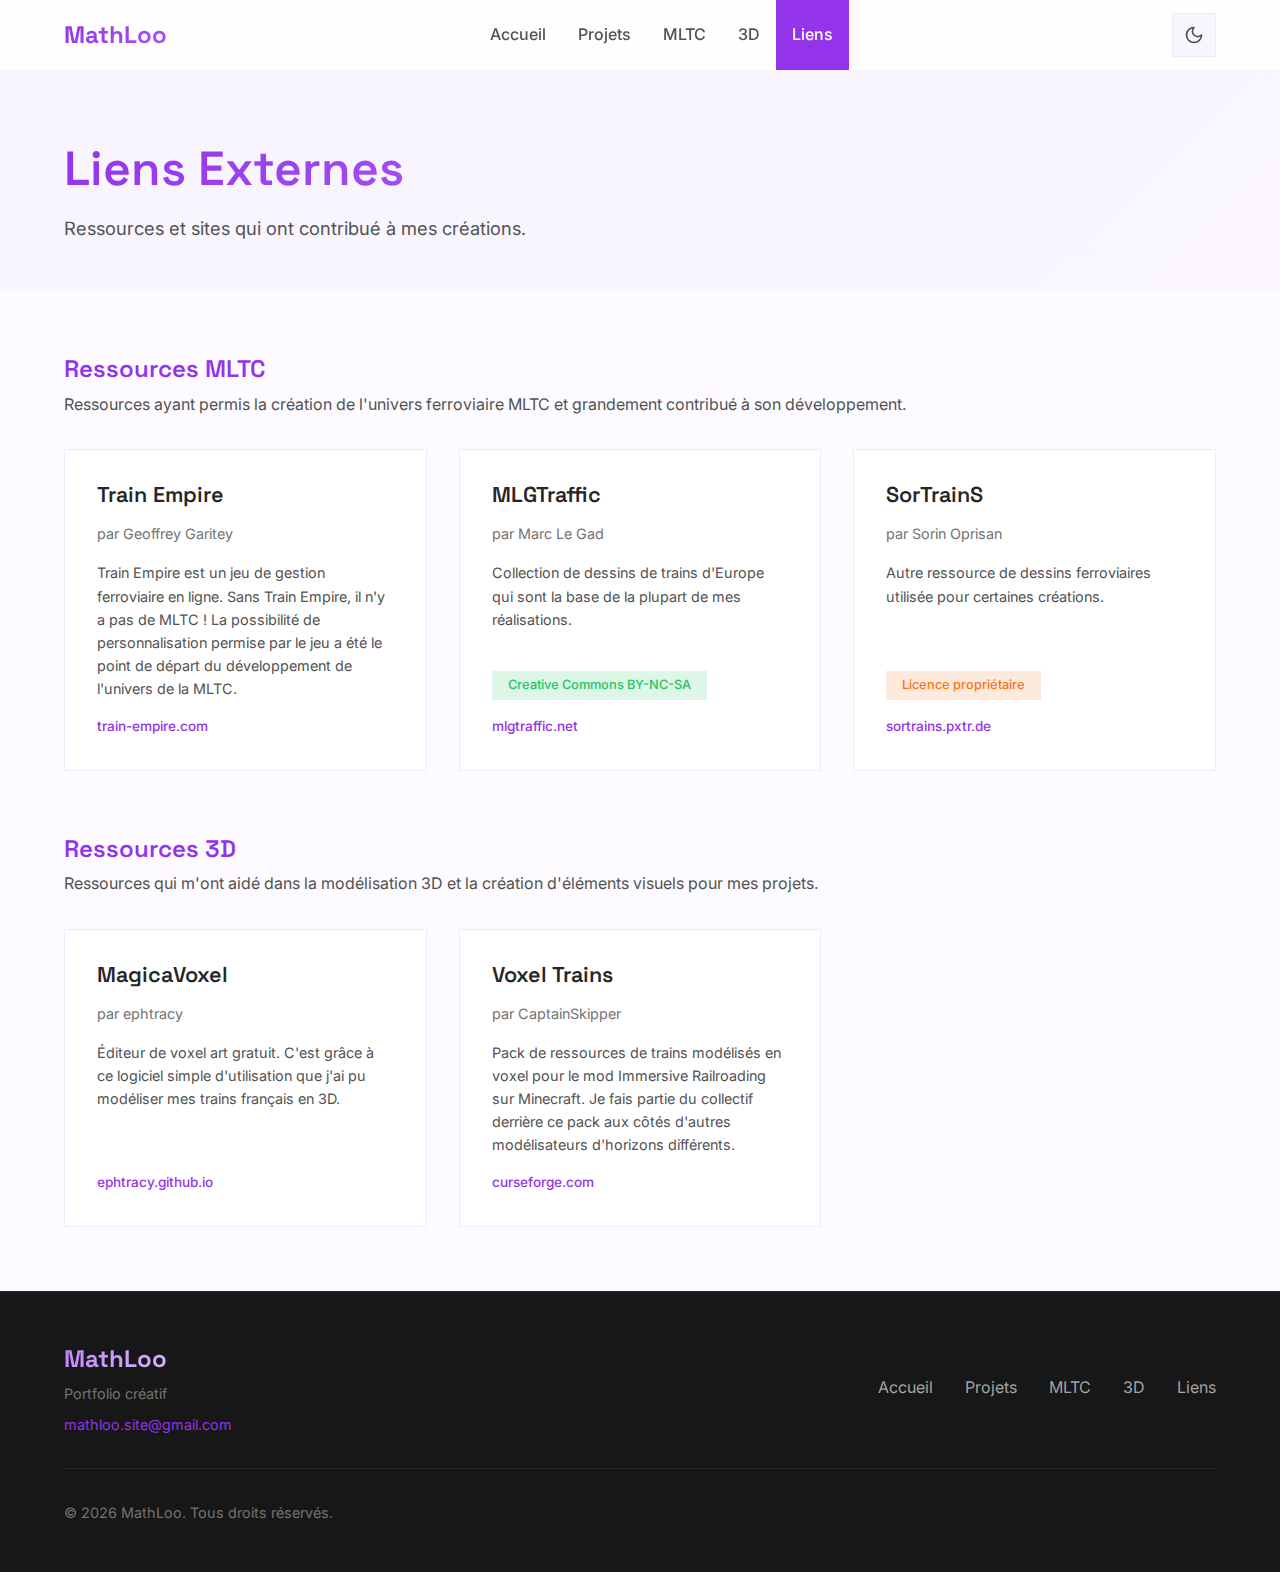
<file: liens.html>
<!DOCTYPE html>
<html lang="fr">
<head>
    <meta charset="UTF-8">
    <meta name="viewport" content="width=device-width, initial-scale=1.0">
    <title>Liens Externes | MathLoo</title>
    <link rel="icon" type="image/png" href="favicon.png">
    <script>
        (function() {
            const theme = localStorage.getItem('theme') || 'light';
            document.documentElement.setAttribute('data-theme', theme);
        })();
    </script>
    <link rel="stylesheet" href="css/style.css">
    <link rel="stylesheet" href="css/pages.css">
    <link rel="preconnect" href="https://fonts.googleapis.com">
    <link rel="preconnect" href="https://fonts.gstatic.com" crossorigin>
    <link href="https://fonts.googleapis.com/css2?family=Inter:wght@300;400;500;600;700&family=Space+Grotesk:wght@400;500;600;700&display=swap" rel="stylesheet">
</head>
<body>
    <nav class="navbar">
        <div class="nav-container">
            <a href="index.html" class="nav-logo">
                <span class="logo-text">MathLoo</span>
            </a>
            <ul class="nav-menu">
                <li class="nav-item">
                    <a href="index.html" class="nav-link">Accueil</a>
                </li>
                <li class="nav-item">
                    <a href="projets.html" class="nav-link">Projets</a>
                </li>
                <li class="nav-item">
                    <a href="mltc/index.html" class="nav-link">MLTC</a>
                </li>
                <li class="nav-item">
                    <a href="3d/index.html" class="nav-link">3D</a>
                </li>
                <li class="nav-item">
                    <a href="liens.html" class="nav-link active">Liens</a>
                </li>
            </ul>
            <div class="nav-actions">
                <button class="theme-toggle" aria-label="Changer le thème">
                    <svg class="icon-sun" xmlns="http://www.w3.org/2000/svg" width="20" height="20" viewBox="0 0 24 24" fill="none" stroke="currentColor" stroke-width="2" stroke-linecap="round" stroke-linejoin="round">
                        <circle cx="12" cy="12" r="4"/>
                        <path d="M12 2v2"/>
                        <path d="M12 20v2"/>
                        <path d="m4.93 4.93 1.41 1.41"/>
                        <path d="m17.66 17.66 1.41 1.41"/>
                        <path d="M2 12h2"/>
                        <path d="M20 12h2"/>
                        <path d="m6.34 17.66-1.41 1.41"/>
                        <path d="m19.07 4.93-1.41 1.41"/>
                    </svg>
                    <svg class="icon-moon" xmlns="http://www.w3.org/2000/svg" width="20" height="20" viewBox="0 0 24 24" fill="none" stroke="currentColor" stroke-width="2" stroke-linecap="round" stroke-linejoin="round">
                        <path d="M12 3a6 6 0 0 0 9 9 9 9 0 1 1-9-9Z"/>
                    </svg>
                </button>
                <div class="hamburger">
                    <span class="bar"></span>
                    <span class="bar"></span>
                    <span class="bar"></span>
                </div>
            </div>
        </div>
    </nav>

    <main>
        <!-- Hero -->
        <section class="page-hero">
            <div class="container">
                <h1>Liens Externes</h1>
                <p>Ressources et sites qui ont contribué à mes créations.</p>
            </div>
        </section>

        <!-- Links Section -->
        <section class="links-section">
            <div class="container">

                <!-- Catégorie MLTC -->
                <div class="links-category">
                    <h2 class="category-title">Ressources MLTC</h2>
                    <p class="category-description">Ressources ayant permis la création de l'univers ferroviaire MLTC et grandement contribué à son développement.</p>
                    
                    <div class="links-grid">
                        
                        <a href="https://train-empire.com" target="_blank" rel="noopener noreferrer" class="link-card">
                            <div class="link-card-header">
                                <h3>Train Empire</h3>
                                <span class="link-external-icon">↗</span>
                            </div>
                            <p class="link-author">par Geoffrey Garitey</p>
                            <p class="link-description">Train Empire est un jeu de gestion ferroviaire en ligne. Sans Train Empire, il n'y a pas de MLTC ! La possibilité de personnalisation permise par le jeu a été le point de départ du développement de l'univers de la MLTC.</p>
                            <span class="link-url">train-empire.com</span>
                        </a>

                        <div class="link-card" onclick="window.open('http://www.mlgtraffic.net/index_fr.html', '_blank')" style="cursor: pointer;">
                            <div class="link-card-header">
                                <h3>MLGTraffic</h3>
                                <span class="link-external-icon">↗</span>
                            </div>
                            <p class="link-author">par Marc Le Gad</p>
                            <p class="link-description">Collection de dessins de trains d'Europe qui sont la base de la plupart de mes réalisations.</p>
                            <div class="link-license">
                                <a href="https://creativecommons.org/licenses/by-nc-sa/3.0/" target="_blank" rel="noopener noreferrer" class="license-badge license-link" onclick="event.stopPropagation();">Creative Commons BY-NC-SA</a>
                            </div>
                            <span class="link-url">mlgtraffic.net</span>
                        </div>

                        <a href="https://sortrains.pxtr.de/" target="_blank" rel="noopener noreferrer" class="link-card">
                            <div class="link-card-header">
                                <h3>SorTrainS</h3>
                                <span class="link-external-icon">↗</span>
                            </div>
                            <p class="link-author">par Sorin Oprisan</p>
                            <p class="link-description">Autre ressource de dessins ferroviaires utilisée pour certaines créations.</p>
                            <div class="link-license">
                                <span class="license-badge license-proprietary">Licence propriétaire</span>
                            </div>
                            <span class="link-url">sortrains.pxtr.de</span>
                        </a>

                    </div>
                </div>

                <!-- Catégorie Modélisation 3D -->
                <div class="links-category">
                    <h2 class="category-title">Ressources 3D</h2>
                    <p class="category-description">Ressources qui m'ont aidé dans la modélisation 3D et la création d'éléments visuels pour mes projets.</p>
                    
                    <div class="links-grid">
                        
                        <a href="https://ephtracy.github.io/" target="_blank" rel="noopener noreferrer" class="link-card">
                            <div class="link-card-header">
                                <h3>MagicaVoxel</h3>
                                <span class="link-external-icon">↗</span>
                            </div>
                            <p class="link-author">par ephtracy</p>
                            <p class="link-description">Éditeur de voxel art gratuit. C'est grâce à ce logiciel simple d'utilisation que j'ai pu modéliser mes trains français en 3D.</p>
                            <span class="link-url">ephtracy.github.io</span>
                        </a>

                        <a href="https://www.curseforge.com/minecraft/texture-packs/voxel-trains-ir" target="_blank" rel="noopener noreferrer" class="link-card">
                            <div class="link-card-header">
                                <h3>Voxel Trains</h3>
                                <span class="link-external-icon">↗</span>
                            </div>
                            <p class="link-author">par CaptainSkipper</p>
                            <p class="link-description">Pack de ressources de trains modélisés en voxel pour le mod Immersive Railroading sur Minecraft. Je fais partie du collectif derrière ce pack aux côtés d'autres modélisateurs d'horizons différents.</p>
                            <span class="link-url">curseforge.com</span>
                        </a>

                    </div>
                </div>

            </div>
        </section>
    </main>

    <footer class="footer">
        <div class="container">
            <div class="footer-content">
                <div class="footer-brand">
                    <span class="logo-text">MathLoo</span>
                    <p>Portfolio créatif</p>
                    <a href="mailto:mathloo.site@gmail.com" class="footer-email">mathloo.site@gmail.com</a>
                </div>
                <div class="footer-links">
                    <a href="index.html">Accueil</a>
                    <a href="projets.html">Projets</a>
                    <a href="mltc/index.html">MLTC</a>
                    <a href="3d/index.html">3D</a>
                    <a href="liens.html">Liens</a>
                </div>
            </div>
            <div class="footer-bottom">
                <p>&copy; 2026 MathLoo. Tous droits réservés.</p>
            </div>
        </div>
    </footer>

    <script src="js/main.js"></script>
</body>
</html>
</file>
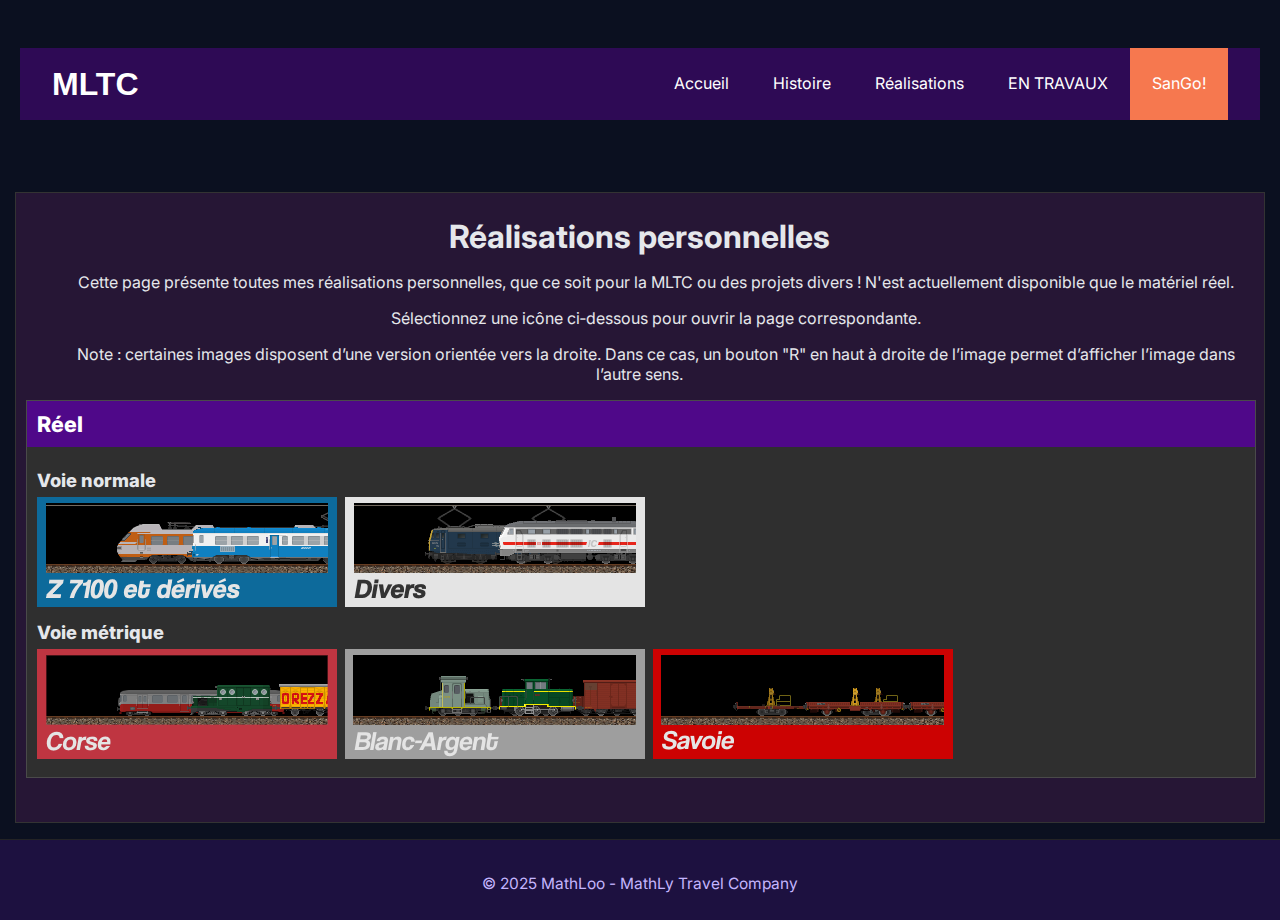
<file: livrees.html>
<!DOCTYPE html>
<html lang="fr">
  <head>
    <meta charset="UTF-8" />
    <meta name="viewport" content="width=device-width, initial-scale=1.0" />
  <title>MLTC | Livrées</title>
    <link rel="stylesheet" href="styles.css" />
    <link href="https://fonts.googleapis.com/css2?family=Inter:wght@300;600&display=swap" rel="stylesheet" />
    <style>
      /* Scoped styles for the liveries page */
      .livrees-page { padding-top: 0; }
      .livrees-page h1 { text-align: center; margin: 24px 0 12px 0; }
  .livrees-intro { text-align: center; color: #9ca3af; margin-bottom: 18px; }

      /* Top category bar */
      .category-bar { display: grid; grid-template-columns: repeat(auto-fit, minmax(220px, 1fr)); gap: 12px; margin: 12px 0 28px 0; }
  .category-tile { background: #2f2f2f; border: 1px solid #4a4a4a; padding: 12px 16px; text-align: center; font-weight: 700; color: #e5e7eb; text-decoration: none; }
  .category-tile:hover { filter: brightness(1.06); outline: 2px solid rgba(79,8,137,0.25); }

      /* Section headings with accent bar */
      .category-title { font-size: 1.6em; margin: 24px 0 8px 0; display: flex; align-items: center; gap: 10px; }
      .category-title::before { content: ""; display: inline-block; width: 18px; height: 18px; background: var(--brand-violet); }
      .category-subgrid { display: grid; grid-template-columns: repeat(auto-fit, minmax(220px, 1fr)); gap: 10px; margin: 8px 0 18px 0; }
  .subcategory-tile { background: #3a3a3a; color: #e5e7eb; padding: 10px 14px; border: 1px solid #4a4a4a; text-align: center; text-decoration: none; }
      .subcategory-tile:hover { filter: brightness(1.06); outline: 2px solid rgba(79,8,137,0.25); }

      /* Livery list (image 1 style) */
      .livery-section { margin: 22px 0 34px 0; }
  .livery-header { background: var(--brand-violet); color: #fff; font-weight: 800; padding: 10px 10px; font-size: 1.2em; }
      .livery-table { border: 1px solid #3a3a3a; border-top: none; }
      .livery-row { display: grid; grid-template-columns: 1.2fr 1fr; background: #3a3a3a; border-bottom: 1px solid #555; }
      .livery-row + .livery-row { border-top: 1px solid #4a4a4a; }
  .livery-meta { padding: 12px 10px; color: #d1d5db; }
  .livery-meta a { color: var(--brand-violet); text-decoration: underline; }
      .livery-meta .maj { color: #9ca3af; font-size: 0.9em; display: block; margin-top: 4px; }
  .livery-image { padding: 10px 10px; display: flex; align-items: center; justify-content: center; }
      .livery-image img { max-width: 100%; height: auto; display: block; }
  .livery-note { color: #d1d5db; padding: 10px 10px; background: #2f2f2f; border-top: 1px solid #4a4a4a; font-size: 0.98em; }

  /* Families grid (clickable image cards) */
  .livery-families { display: grid; grid-template-columns: repeat(auto-fit, minmax(180px, 1fr)); gap: 12px; margin: 12px 0 28px 0; }
  .family-card { position: relative; display: block; background: #2f2f2f; border: 1px solid #4a4a4a; text-decoration: none; overflow: hidden; }
  .family-card img { width: 100%; height: 120px; object-fit: contain; background: #0b0b0b; display: block; }
  .family-card .label { position: absolute; left: 0; right: 0; bottom: 0; background: rgba(79,8,137,0.9); color: #fff; font-weight: 700; padding: 6px 8px; text-align: center; }
  .family-card:hover { filter: brightness(1.04); outline: 2px solid rgba(79,8,137,0.25); }

  /* Material type buttons under each family */
  .material-types { display: grid; grid-template-columns: repeat(auto-fit, minmax(210px, 1fr)); gap: 10px; margin: 10px 0 24px 0; }
  .material-btn { display: block; text-align: center; padding: 12px; border: 1px solid #4a4a4a; color: #e5e7eb; text-decoration: none; background: #3a3a3a; font-weight: 700; }
  .material-btn:hover { filter: brightness(1.05); outline: 2px solid rgba(79,8,137,0.25); }

  /* Top bars grouping (MLTC, Avant la MLTC, etc.) */
  .bars { display: grid; gap: 14px; margin: 14px 0 24px 0; }
  .bar { border: 1px solid #4a4a4a; background: #2f2f2f; }
  .bar-header { background: var(--brand-violet); color: #fff; font-weight: 800; padding: 8px 12px; font-size: 1.1em; }
  .bar-content { padding: 10px 12px; color: #d1d5db; }
  .bar-content .group-category { font-weight: 800; margin: 8px 0 4px 0; }
  .bar-content .group-line { margin: 2px 0; }
  .bar-content .group-link { color: inherit; text-decoration: none; font-weight: 700; border: 1px solid #4a4a4a; background: #3a3a3a; padding: 4px 8px; display: inline-block; margin-right: 6px; }
  .bar-content .group-link { padding: 0; border: none; background: transparent; }
  .bar-content .group-link img { display: inline-block; width: 140px; height: 70px; object-fit: contain; border: 1px solid #4a4a4a; background: #2a2a2a; }
  .bar-content .group-link:hover img { filter: brightness(1.05); outline: 2px solid rgba(79,8,137,0.25); }

  /* Subcategory headings (anchors) */
  .subcategory-title { font-size: 1.2em; margin: 14px 0 6px 0; display: flex; align-items: center; gap: 8px; }
  .subcategory-title::before { content: ""; width: 12px; height: 12px; background: var(--brand-violet); display: inline-block; }

  /* Overrides (2025-08-15): frame size, full-width bars, larger text, no borders, no icon scaling */
  .main-wrapper.livrees-page { max-width: 1360px; width: 96vw; margin-left: auto; margin-right: auto; padding-top: 0; padding-left: 10px; padding-right: 10px; }
  .bars { gap: 16px; margin: 16px 0 28px 0; }
  .bar { border: 1px solid #4a4a4a; background: #2f2f2f; width: 100%; }
  .bar-header { padding: 10px 10px; font-size: 1.35em; }
  .bar-content { padding: 12px 10px; color: #d1d5db; }
  .bar-content .group-category { font-size: 1.15em; margin: 10px 0 6px 0; color: #e5e7eb; }
  .bar-content .group-line { margin: 2px 0; display: flex; flex-wrap: wrap; align-items: center; justify-content: flex-start; gap: 8px; }
  .bar-content .group-line.no-gap { gap: 0; }
  .bar-content .group-link { padding: 0; background: transparent; border: none; margin-right: 0; }
  .bar-content .group-link img { display: inline-block; width: auto; height: auto; max-width: none; border: none; background: transparent; }
  .bar-content .group-link:hover img { filter: brightness(1.08); }
  .livery-table { border: none; }
  .livery-row { border-bottom: none; }
  .livery-row + .livery-row { border-top: none; }
  .livery-image img { border: none; }

      @media (max-width: 720px) {
        .livery-row { grid-template-columns: 1fr; }
        .livery-image { order: -1; }
      }
    </style>
  </head>
  <body class="livrees-dark">
    <header class="hero">
      <nav class="navbar minimalist-navbar">
        <div class="logo"><a href="index.html" style="text-decoration:none;color:inherit;">MLTC</a></div>
        <ul class="nav-links">
          <li><a href="index.html">Accueil</a></li>
          <li><a href="lore.html">Histoire</a></li>
          <li><a href="livrees.html">Réalisations</a></li>
          <li><a href="parc.html">EN TRAVAUX</a></li>
          <li><a href="https://train-empire.fr/lore-geoffgarit/SanGo!" class="sango-btn">SanGo!</a></li>
        </ul>
      </nav>
    </header>

    <main class="main-wrapper livrees-page">
      <h1>Réalisations personnelles</h1>
  <p class="livrees-intro">Cette page présente toutes mes réalisations personnelles, que ce soit pour la MLTC ou des projets divers ! N'est actuellement disponible que le matériel réel.</p>
  <p class="livrees-intro">Sélectionnez une icône ci‑dessous pour ouvrir la page correspondante.</p>
  <p class="livrees-intro">Note : certaines images disposent d’une version orientée vers la droite. Dans ce cas, un bouton "R" en haut à droite de l’image permet d’afficher l’image dans l’autre sens.</p>

      <!-- Grouping bars as requested -->
      <div class="bars">
        <section class="bar" id="bar-real">
          <div class="bar-header">Réel</div>
          <div class="bar-content">
            <div class="group-category">Voie normale</div>
            <div class="group-line">
              <a class="group-link" href="livrees_pages/reel.html#z-7100" aria-label="Z 7100"><img src="icones_liv/z7100.png" alt="Z 7100" /></a>
              <a class="group-link" href="livrees_pages/reel.html#divers-vn" aria-label="Divers (voie normale)"><img src="icones_liv/r-divers.png" alt="Divers voie normale" /></a>
            </div>
            <div class="group-category">Voie métrique</div>
            <div class="group-line">
              <a class="group-link" href="livrees_pages/reel.html#corse" aria-label="Corse"><img src="icones_liv/corse.png" alt="Corse" /></a>
              <a class="group-link" href="livrees_pages/reel.html#blanc-argent" aria-label="Blanc Argent"><img src="icones_liv/ba.png" alt="Blanc Argent" /></a>
              <a class="group-link" href="livrees_pages/reel.html#savoie" aria-label="Savoie"><img src="icones_liv/savoie.png" alt="Savoie" /></a>
            </div>
          </div>
        </section>
      </div>

    </main>

    <footer class="site-footer minimalist-footer">
      <p>&copy; 2025 MathLoo - MathLy Travel Company</p>
    </footer>
  </body>
</html>
</file>
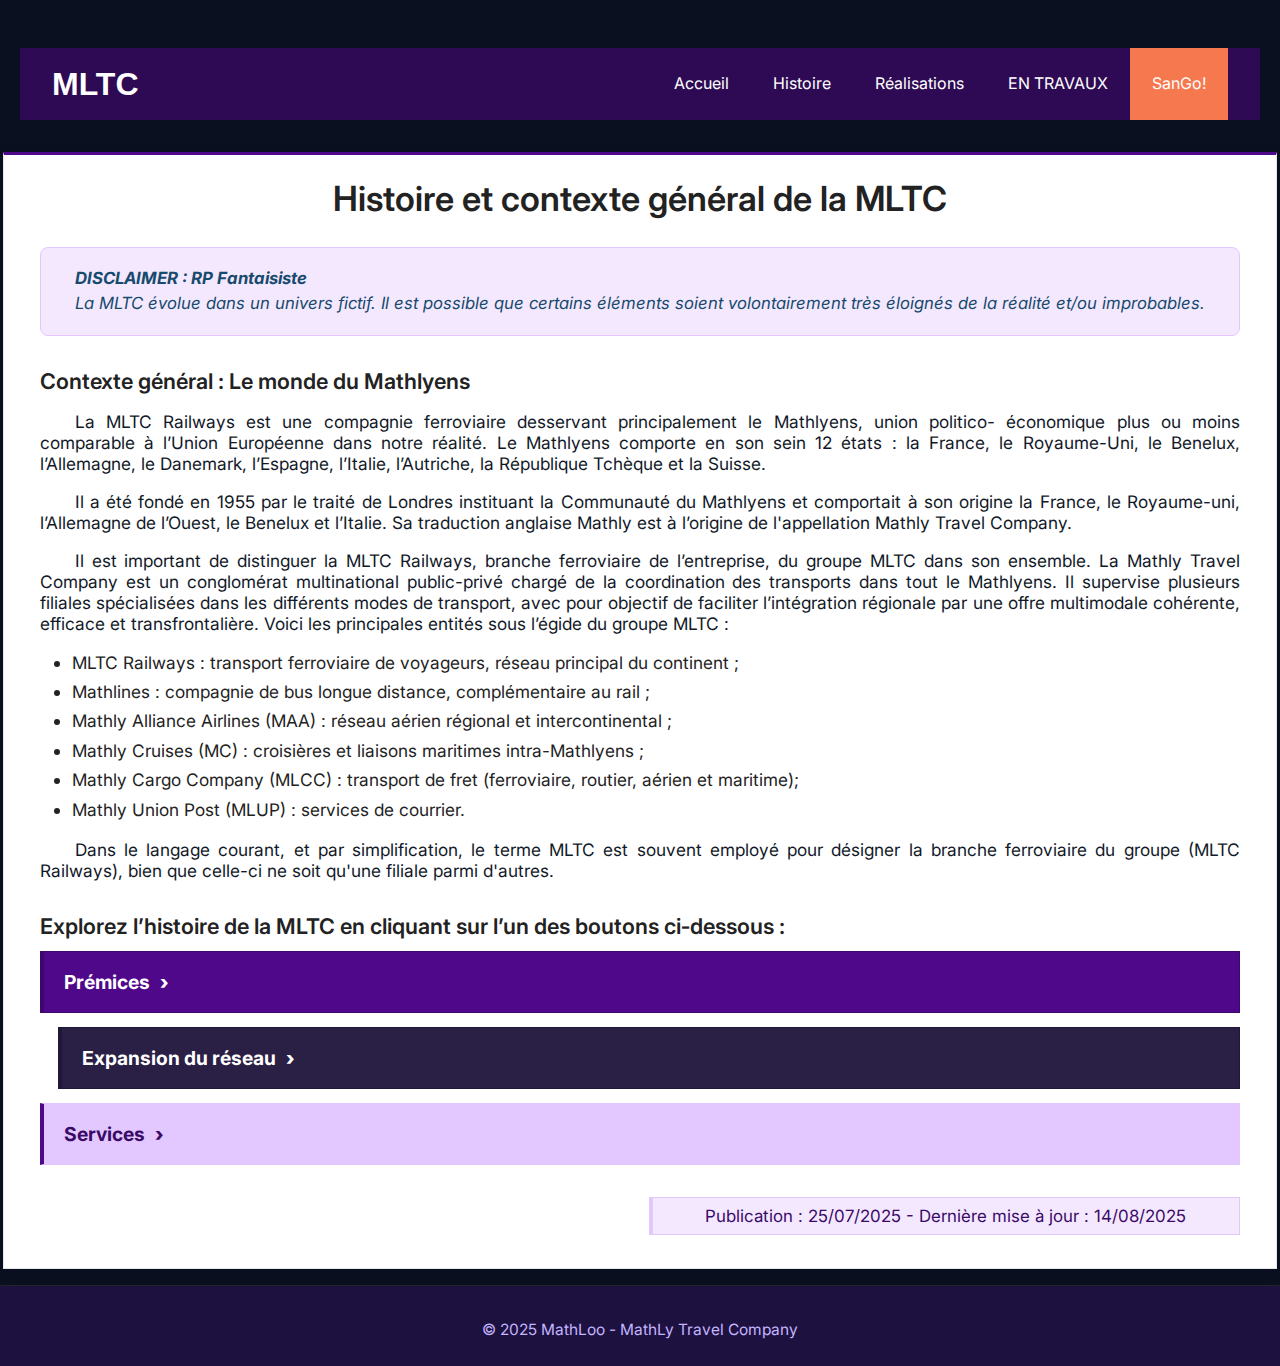
<file: lore.html>
<!DOCTYPE html>
<html lang="fr">
  <head>
    <meta charset="UTF-8" />
    <meta name="viewport" content="width=device-width, initial-scale=1.0" />
  <title>MLTC | Histoire</title>
    <link rel="stylesheet" href="styles.css" />
    <link
      href="https://fonts.googleapis.com/css2?family=Inter:wght@300;600&display=swap"
      rel="stylesheet"
    />
  </head>
  <body>
    <header class="hero">
      <nav class="navbar minimalist-navbar">
        <div class="logo">
          <a href="index.html" style="text-decoration: none; color: inherit;">MLTC</a>
        </div>
        <ul class="nav-links">
          <li><a href="index.html">Accueil</a></li>
          <li><a href="lore.html">Histoire</a></li>
          <li><a href="livrees.html">Réalisations</a></li>
          <li><a href="parc.html">EN TRAVAUX</a></li>
          <li>
            <a href="https://train-empire.fr/lore-geoffgarit/SanGo!" class="sango-btn">SanGo!</a>
          </li>
        </ul>
      </nav>
    </header>

    <!-- Contenu principal -->
    <main class="main-wrapper histoire-wrapper">
      <section class="content-section">
        <h1 class="page-title"><center>Histoire et contexte général de la MLTC</center></h1>

        <div class="category-box-int history-intro histoire-highlight disclaimer-block">
          <div class="disclaimer-text">
            <strong>DISCLAIMER&nbsp;: RP Fantaisiste</strong><br />
            La MLTC évolue dans un univers fictif. Il est possible que certains éléments soient
            volontairement très éloignés de la réalité et/ou improbables.
          </div>
        </div>

        <div class="category-box history-body">
          <h2>Contexte général : Le monde du Mathlyens</h2>
          <p>
            La MLTC Railways est une compagnie ferroviaire desservant principalement le Mathlyens, union politico-
            économique plus ou moins comparable à l’Union Européenne dans notre réalité. Le Mathlyens comporte en son
            sein 12 états : la France, le Royaume-Uni, le Benelux, l’Allemagne, le Danemark, l’Espagne, l’Italie,
            l’Autriche, la République Tchèque et la Suisse.
          </p>
          <p>
            Il a été fondé en 1955 par le traité de Londres instituant la Communauté du Mathlyens et comportait à son
            origine la France, le Royaume-uni, l’Allemagne de l’Ouest, le Benelux et l’Italie. Sa traduction anglaise
            Mathly est à l’origine de l'appellation Mathly Travel Company.
          </p>
          <p>
            Il est important de distinguer la MLTC Railways, branche ferroviaire de l’entreprise, du groupe MLTC dans
            son ensemble. La Mathly Travel Company est un conglomérat multinational public-privé chargé de la
            coordination des transports dans tout le Mathlyens. Il supervise plusieurs filiales spécialisées dans les
            différents modes de transport, avec pour objectif de faciliter l’intégration régionale par une offre
            multimodale cohérente, efficace et transfrontalière. Voici les principales entités sous l’égide du groupe
            MLTC :
          </p>
          <ul>
            <li>MLTC Railways : transport ferroviaire de voyageurs, réseau principal du continent ;</li>
            <li>Mathlines : compagnie de bus longue distance, complémentaire au rail ;</li>
            <li>Mathly Alliance Airlines (MAA) : réseau aérien régional et intercontinental ;</li>
            <li>Mathly Cruises (MC) : croisières et liaisons maritimes intra-Mathlyens ;</li>
            <li>Mathly Cargo Company (MLCC) : transport de fret (ferroviaire, routier, aérien et maritime);</li>
            <li>Mathly Union Post (MLUP) : services de courrier.</li>
          </ul>
          <p>
            Dans le langage courant, et par simplification, le terme MLTC est souvent employé pour désigner la branche
            ferroviaire du groupe (MLTC Railways), bien que celle-ci ne soit qu'une filiale parmi d'autres.
          </p>
          <h2>Explorez l’histoire de la MLTC en cliquant sur l’un des boutons ci‑dessous :</h2>
        </div>

        <!-- Liens vers les autres pages d'histoire -->
        <div class="category-box history-body">
          <div class="stacked-buttons">
            <a class="stack-btn" href="loreAnte.html" aria-label="Découvrir les prémices de la MLTC">Prémices</a>
            <a class="stack-btn" href="loreExpansion.html" aria-label="Découvrir l'expansion du réseau">Expansion du réseau</a>
            <a class="stack-btn" href="loreServices.html" aria-label="Découvrir les services de la MLTC">Services</a>
          </div>
        </div>

        <p class="maj-apparte">Publication : 25/07/2025 - Dernière mise à jour : 14/08/2025</p>
      </section>
    </main>

    <footer class="site-footer minimalist-footer">
      <p>&copy; 2025 MathLoo - MathLy Travel Company</p>
    </footer>
  </body>
</html>
</file>
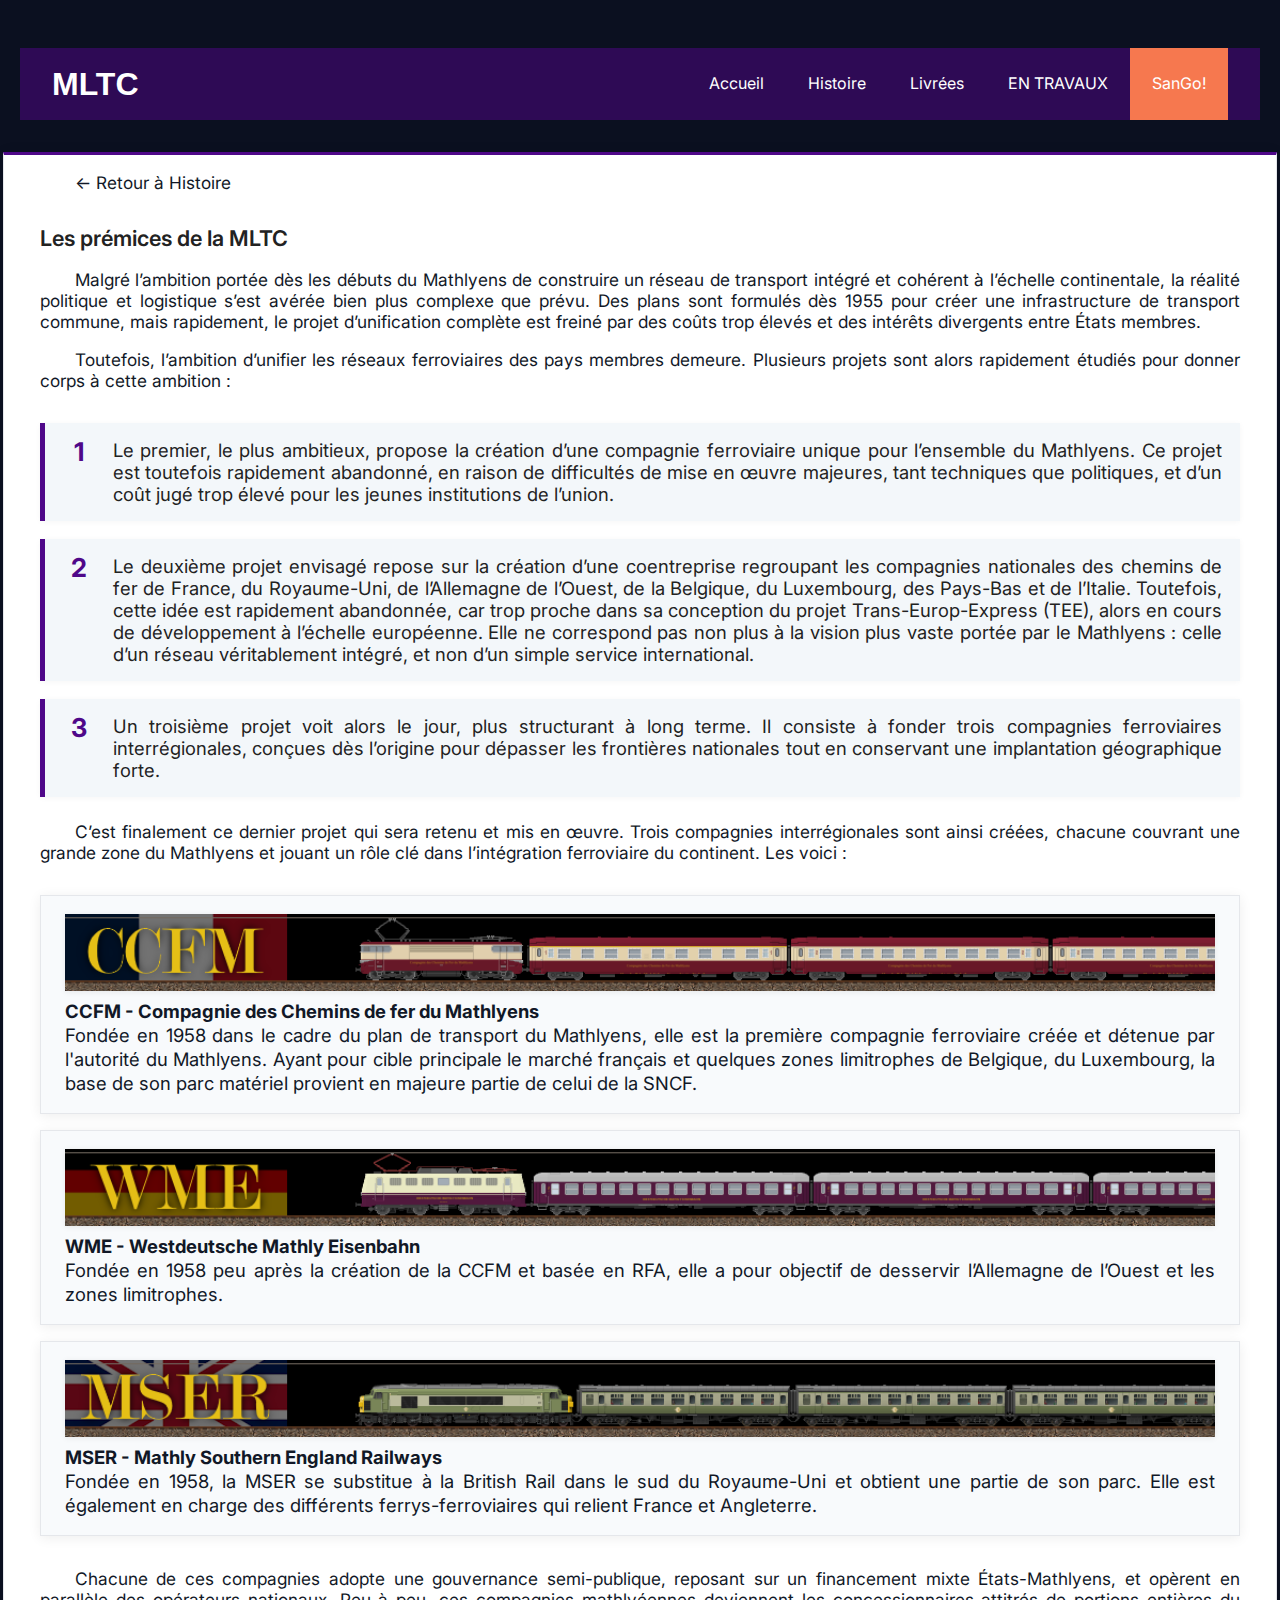
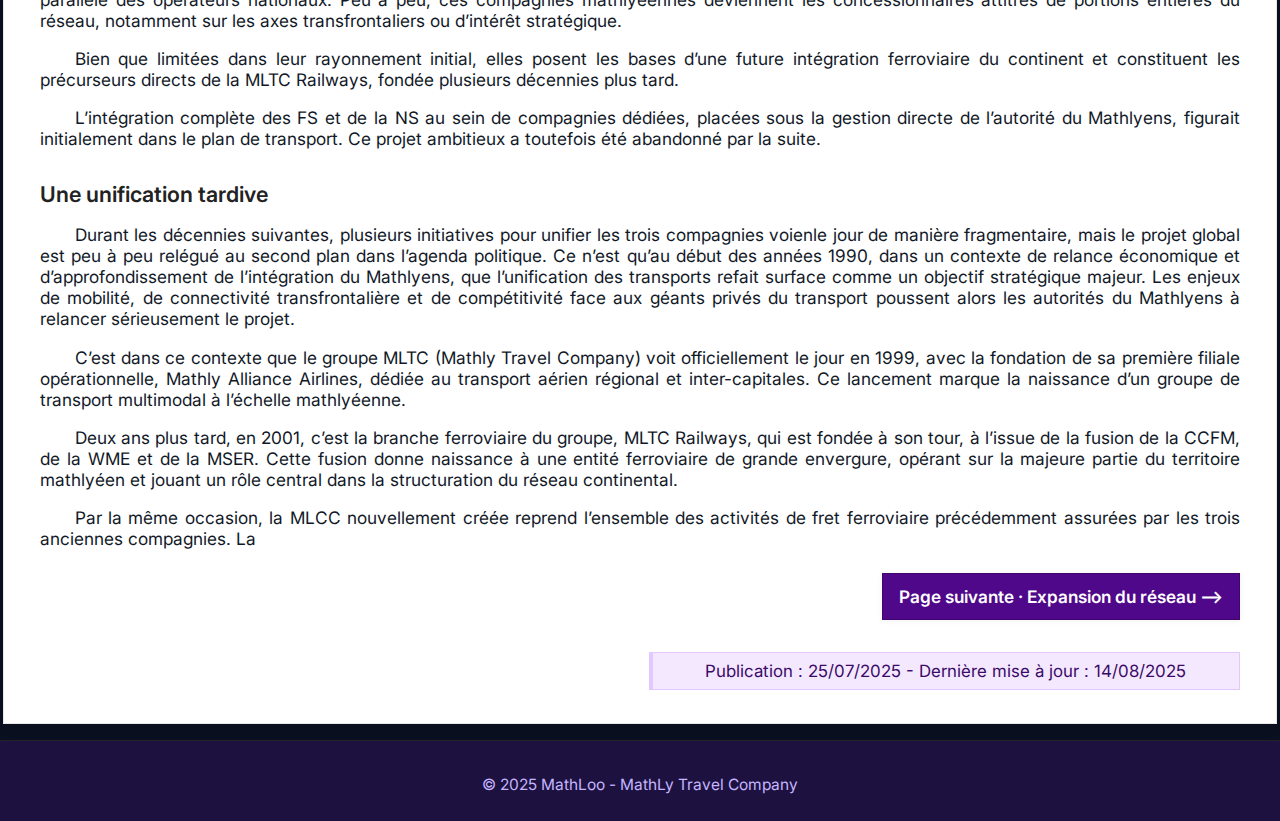
<file: loreAnte.html>
<!DOCTYPE html>
<html lang="fr">
  <head>
    <meta charset="UTF-8" />
    <meta name="viewport" content="width=device-width, initial-scale=1.0" />
  <title>MLTC | Histoire</title>
    <link rel="stylesheet" href="styles.css" />
    <link
      href="https://fonts.googleapis.com/css2?family=Inter:wght@300;600&display=swap"
      rel="stylesheet"
    />
  </head>
  <body>
    <header class="hero">
      <nav class="navbar minimalist-navbar">
        <div class="logo">
          <a href="index.html" style="text-decoration: none; color: inherit;">MLTC</a>
        </div>
        <ul class="nav-links">
          <li><a href="index.html">Accueil</a></li>
          <li><a href="lore.html">Histoire</a></li>
          <li><a href="livrees.html">Livrées</a></li>
          <li><a href="parc.html">EN TRAVAUX</a></li>
          <li>
            <a href="https://train-empire.fr/lore-geoffgarit/SanGo!" class="sango-btn">SanGo!</a>
          </li>
        </ul>
      </nav>
    </header>

    <main class="main-wrapper histoire-wrapper">
      <section class="content-section">
        <p><a href="lore.html">← Retour à Histoire</a></p>
        <div class="category-box history-body">
          <h2>Les prémices de la MLTC</h2>
          <p>
            Malgré l’ambition portée dès les débuts du Mathlyens de construire un réseau de transport intégré et cohérent
            à l’échelle continentale, la réalité politique et logistique s’est avérée bien plus complexe que prévu. Des
            plans sont formulés dès 1955 pour créer une infrastructure de transport commune, mais rapidement, le projet
            d’unification complète est freiné par des coûts trop élevés et des intérêts divergents entre États membres.
          </p>
          <p>
            Toutefois, l’ambition d’unifier les réseaux ferroviaires des pays membres demeure. Plusieurs projets sont
            alors rapidement étudiés pour donner corps à cette ambition :
          </p>
          <div class="projets-etapes">
            <div class="etape-projet">
              <div class="etape-numero">1</div>
              <div class="etape-texte">
                Le premier, le plus ambitieux, propose la création d’une compagnie ferroviaire unique pour l’ensemble du
                Mathlyens. Ce projet est toutefois rapidement abandonné, en raison de difficultés de mise en œuvre
                majeures, tant techniques que politiques, et d’un coût jugé trop élevé pour les jeunes institutions de
                l’union.
              </div>
            </div>
            <div class="etape-projet">
              <div class="etape-numero">2</div>
              <div class="etape-texte">
                Le deuxième projet envisagé repose sur la création d’une coentreprise regroupant les compagnies
                nationales des chemins de fer de France, du Royaume-Uni, de l’Allemagne de l’Ouest, de la Belgique, du
                Luxembourg, des Pays-Bas et de l’Italie. Toutefois, cette idée est rapidement abandonnée, car trop
                proche dans sa conception du projet Trans-Europ-Express (TEE), alors en cours de développement à
                l’échelle européenne. Elle ne correspond pas non plus à la vision plus vaste portée par le Mathlyens :
                celle d’un réseau véritablement intégré, et non d’un simple service international.
              </div>
            </div>
            <div class="etape-projet">
              <div class="etape-numero">3</div>
              <div class="etape-texte">
                Un troisième projet voit alors le jour, plus structurant à long terme. Il consiste à fonder trois
                compagnies ferroviaires interrégionales, conçues dès l’origine pour dépasser les frontières nationales
                tout en conservant une implantation géographique forte.
              </div>
            </div>
          </div>
          <p>
            C’est finalement ce dernier projet qui sera retenu et mis en œuvre. Trois compagnies interrégionales sont
            ainsi créées, chacune couvrant une grande zone du Mathlyens et jouant un rôle clé dans l’intégration
            ferroviaire du continent. Les voici :
          </p>
          <ul class="compagnies-list">
            <li class="compagnie-card">
              <img src="icones_lore/ht_ccfm_1958.png" alt="CCFM 1958" class="compagnie-img" />
              <div class="compagnie-info">
                <strong>CCFM - Compagnie des Chemins de fer du Mathlyens</strong><br />
                Fondée en 1958 dans le cadre du plan de transport du Mathlyens, elle est la première compagnie
                ferroviaire créée et détenue par l'autorité du Mathlyens. Ayant pour cible principale le marché français
                et quelques zones limitrophes de Belgique, du Luxembourg, la base de son parc matériel provient en
                majeure partie de celui de la SNCF.
              </div>
            </li>
            <li class="compagnie-card">
              <img src="icones_lore/ht_wme_1958.png" alt="WME 1958" class="compagnie-img" />
              <div class="compagnie-info">
                <strong>WME - Westdeutsche Mathly Eisenbahn</strong><br />
                Fondée en 1958 peu après la création de la CCFM et basée en RFA, elle a pour objectif de desservir
                l’Allemagne de l’Ouest et les zones limitrophes.
              </div>
            </li>
            <li class="compagnie-card">
              <img src="icones_lore/ht_mser_1958.png" alt="MSER 1958" class="compagnie-img" />
              <div class="compagnie-info">
                <strong>MSER - Mathly Southern England Railways</strong><br />
                Fondée en 1958, la MSER se substitue à la British Rail dans le sud du Royaume-Uni et obtient une partie
                de son parc. Elle est également en charge des différents ferrys-ferroviaires qui relient France et
                Angleterre.
              </div>
            </li>
          </ul>
          <p>
            Chacune de ces compagnies adopte une gouvernance semi-publique, reposant sur un financement mixte
            États-Mathlyens, et opèrent en parallèle des opérateurs nationaux. Peu à peu, ces compagnies mathlyéennes
            deviennent les concessionnaires attitrés de portions entières du réseau, notamment sur les axes
            transfrontaliers ou d’intérêt stratégique.
          </p>
          <p>
            Bien que limitées dans leur rayonnement initial, elles posent les bases d’une future intégration ferroviaire
            du continent et constituent les précurseurs directs de la MLTC Railways, fondée plusieurs décennies plus
            tard.
          </p>
          <p>
            L’intégration complète des FS et de la NS au sein de compagnies dédiées, placées sous la gestion directe de
            l’autorité du Mathlyens, figurait initialement dans le plan de transport. Ce projet ambitieux a toutefois été
            abandonné par la suite.
          </p>
          <h2>Une unification tardive</h2>
          <p>
            Durant les décennies suivantes, plusieurs initiatives pour unifier les trois compagnies voienle jour de
            manière fragmentaire, mais le projet global est peu à peu relégué au second plan dans l’agenda politique. Ce
            n’est qu’au début des années 1990, dans un contexte de relance économique et d’approfondissement de
            l’intégration du Mathlyens, que l’unification des transports refait surface comme un objectif stratégique
            majeur. Les enjeux de mobilité, de connectivité transfrontalière et de compétitivité face aux géants privés
            du transport poussent alors les autorités du Mathlyens à relancer sérieusement le projet.
          </p>
          <p>
            C’est dans ce contexte que le groupe MLTC (Mathly Travel Company) voit officiellement le jour en 1999, avec
            la fondation de sa première filiale opérationnelle, Mathly Alliance Airlines, dédiée au transport aérien
            régional et inter-capitales. Ce lancement marque la naissance d’un groupe de transport multimodal à
            l’échelle mathlyéenne.
          </p>
          <p>
            Deux ans plus tard, en 2001, c’est la branche ferroviaire du groupe, MLTC Railways, qui est fondée à son
            tour, à l’issue de la fusion de la CCFM, de la WME et de la MSER. Cette fusion donne naissance à une entité
            ferroviaire de grande envergure, opérant sur la majeure partie du territoire mathlyéen et jouant un rôle
            central dans la structuration du réseau continental.
          </p>
          <p>
            Par la même occasion, la MLCC nouvellement créée reprend l’ensemble des activités de fret ferroviaire
            précédemment assurées par les trois anciennes compagnies. La
          </p>
        </div>
        <div class="page-nav">
          <!-- prev slot intentionally empty on first page -->
          
          <a class="nav-next" href="loreExpansion.html" aria-label="Aller à la page suivante: Expansion du réseau">Page suivante · Expansion du réseau ⟶</a>
        </div>
        <p class="maj-apparte">Publication : 25/07/2025 - Dernière mise à jour : 14/08/2025</p>
      </section>
    </main>

    <footer class="site-footer minimalist-footer">
      <p>&copy; 2025 MathLoo - MathLy Travel Company</p>
    </footer>
  </body>
</html>
</file>
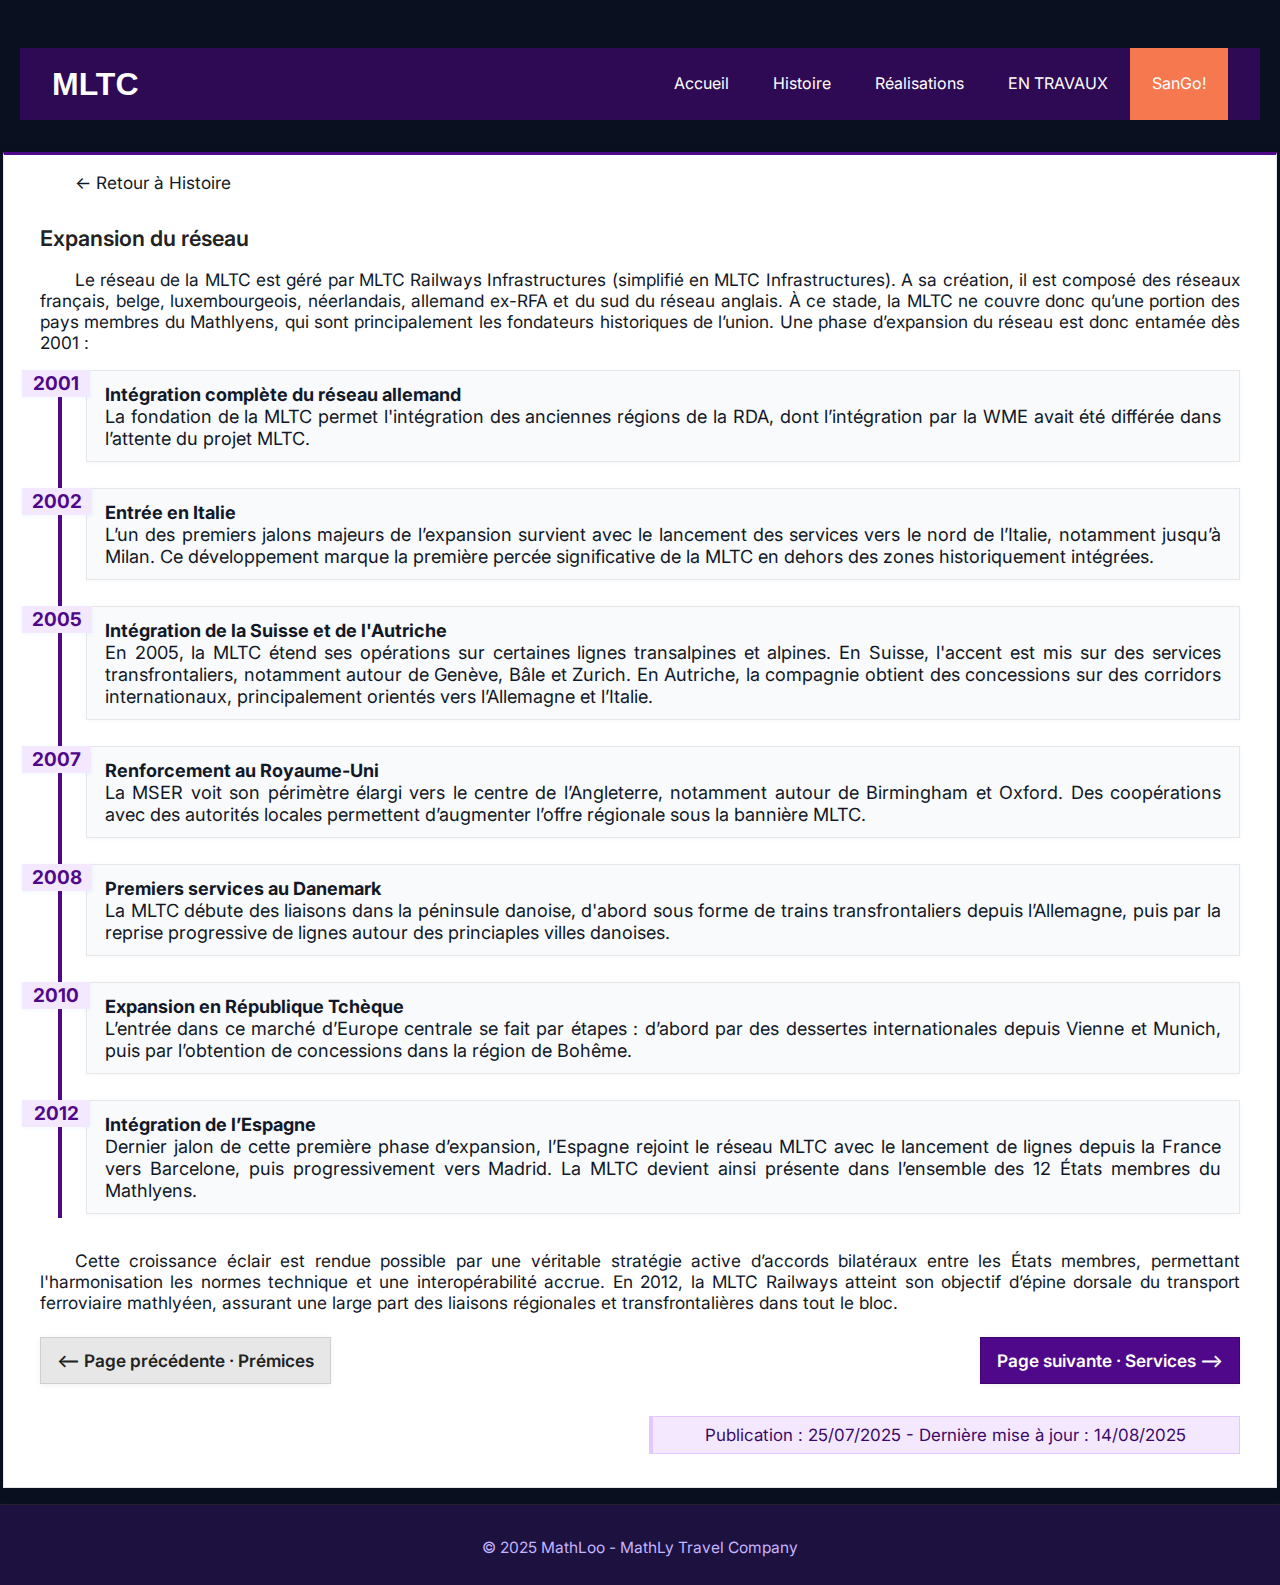
<file: loreExpansion.html>
<!DOCTYPE html>
<html lang="fr">
  <head>
    <meta charset="UTF-8" />
    <meta name="viewport" content="width=device-width, initial-scale=1.0" />
  <title>MLTC | Histoire</title>
    <link rel="stylesheet" href="styles.css" />
    <link
      href="https://fonts.googleapis.com/css2?family=Inter:wght@300;600&display=swap"
      rel="stylesheet"
    />
    <script src="burger.js" defer></script>
  </head>
  <body>
    <header class="hero">
      <nav class="navbar minimalist-navbar">
        <div class="logo">
          <a href="index.html" style="text-decoration: none; color: inherit;">MLTC</a>
        </div>
        <ul class="nav-links">
          <li><a href="index.html">Accueil</a></li>
          <li><a href="lore.html">Histoire</a></li>
          <li><a href="livrees.html">Réalisations</a></li>
          <li><a href="parc.html">EN TRAVAUX</a></li>
          <li>
            <a href="https://train-empire.fr/lore-geoffgarit/SanGo!" class="sango-btn">SanGo!</a>
          </li>
        </ul>
      </nav>
    </header>

    <main class="main-wrapper histoire-wrapper">
      <section class="content-section">
        <p><a href="lore.html">← Retour à Histoire</a></p>
        <div class="category-box history-body">
          <h2>Expansion du réseau</h2>
          <p>
            Le réseau de la MLTC est géré par MLTC Railways Infrastructures (simplifié en MLTC Infrastructures). A sa
            création, il est composé des réseaux français, belge, luxembourgeois, néerlandais, allemand ex-RFA et du sud
            du réseau anglais. À ce stade, la MLTC ne couvre donc qu’une portion des pays membres du Mathlyens, qui sont
            principalement les fondateurs historiques de l’union. Une phase d’expansion du réseau est donc entamée dès
            2001 :
          </p>
          <div class="mltc-timeline">
            <div class="mltc-timeline-item">
              <div class="mltc-timeline-date">2001</div>
              <div class="mltc-timeline-content">
                <strong>Intégration complète du réseau allemand</strong><br />
                La fondation de la MLTC permet l'intégration des anciennes régions de la RDA, dont l’intégration par la
                WME avait été différée dans l’attente du projet MLTC.
              </div>
            </div>
            <div class="mltc-timeline-item">
              <div class="mltc-timeline-date">2002</div>
              <div class="mltc-timeline-content">
                <strong>Entrée en Italie</strong><br />
                L’un des premiers jalons majeurs de l’expansion survient avec le lancement des services vers le nord de
                l’Italie, notamment jusqu’à Milan. Ce développement marque la première percée significative de la MLTC
                en dehors des zones historiquement intégrées.
              </div>
            </div>
            <div class="mltc-timeline-item">
              <div class="mltc-timeline-date">2005</div>
              <div class="mltc-timeline-content">
                <strong>Intégration de la Suisse et de l'Autriche</strong><br />
                En 2005, la MLTC étend ses opérations sur certaines lignes transalpines et alpines. En Suisse, l'accent
                est mis sur des services transfrontaliers, notamment autour de Genève, Bâle et Zurich. En Autriche, la
                compagnie obtient des concessions sur des corridors internationaux, principalement orientés vers
                l’Allemagne et l’Italie.
              </div>
            </div>
            <div class="mltc-timeline-item">
              <div class="mltc-timeline-date">2007</div>
              <div class="mltc-timeline-content">
                <strong>Renforcement au Royaume-Uni</strong><br />
                La MSER voit son périmètre élargi vers le centre de l’Angleterre, notamment autour de Birmingham et
                Oxford. Des coopérations avec des autorités locales permettent d’augmenter l’offre régionale sous la
                bannière MLTC.
              </div>
            </div>
            <div class="mltc-timeline-item">
              <div class="mltc-timeline-date">2008</div>
              <div class="mltc-timeline-content">
                <strong>Premiers services au Danemark</strong><br />
                La MLTC débute des liaisons dans la péninsule danoise, d'abord sous forme de trains transfrontaliers
                depuis l’Allemagne, puis par la reprise progressive de lignes autour des princiaples villes danoises.
              </div>
            </div>
            <div class="mltc-timeline-item">
              <div class="mltc-timeline-date">2010</div>
              <div class="mltc-timeline-content">
                <strong>Expansion en République Tchèque</strong><br />
                L’entrée dans ce marché d’Europe centrale se fait par étapes : d’abord par des dessertes internationales
                depuis Vienne et Munich, puis par l’obtention de concessions dans la région de Bohême.
              </div>
            </div>
            <div class="mltc-timeline-item">
              <div class="mltc-timeline-date">2012</div>
              <div class="mltc-timeline-content">
                <strong>Intégration de l’Espagne</strong><br />
                Dernier jalon de cette première phase d’expansion, l’Espagne rejoint le réseau MLTC avec le lancement de
                lignes depuis la France vers Barcelone, puis progressivement vers Madrid. La MLTC devient ainsi présente
                dans l’ensemble des 12 États membres du Mathlyens.
              </div>
            </div>
          </div>
          <p>
            Cette croissance éclair est rendue possible par une véritable stratégie active d’accords bilatéraux entre les
            États membres, permettant l'harmonisation les normes technique et une interopérabilité accrue. En 2012, la
            MLTC Railways atteint son objectif d’épine dorsale du transport ferroviaire mathlyéen, assurant une large
            part des liaisons régionales et transfrontalières dans tout le bloc.
          </p>
        </div>
        <div class="page-nav">
          <a class="nav-prev" href="loreAnte.html" aria-label="Revenir à la page précédente: Prémices">⟵ Page précédente · Prémices</a>
          <a class="nav-next" href="loreServices.html" aria-label="Aller à la page suivante: Services">Page suivante · Services ⟶</a>
        </div>
        <p class="maj-apparte">Publication : 25/07/2025 - Dernière mise à jour : 14/08/2025</p>
      </section>
    </main>

    <footer class="site-footer minimalist-footer">
      <p>&copy; 2025 MathLoo - MathLy Travel Company</p>
    </footer>
  </body>

</html>
</file>
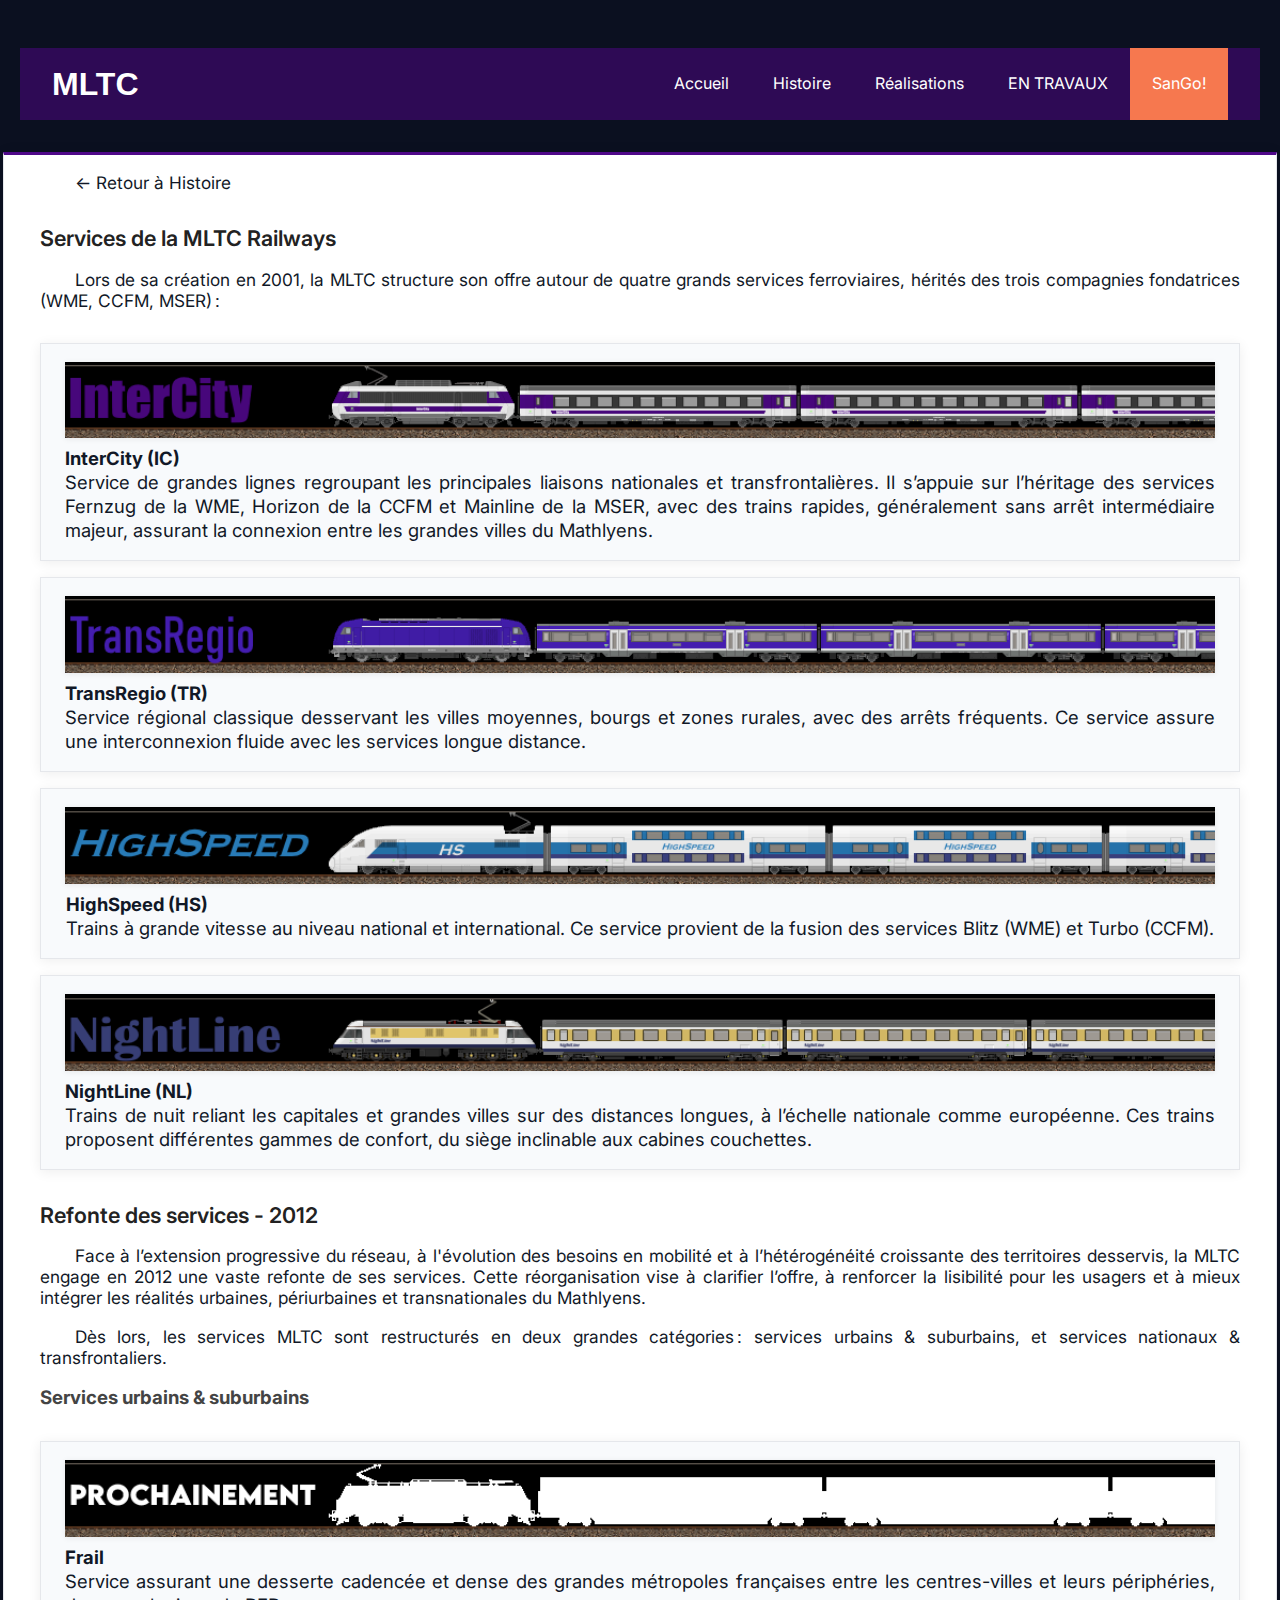
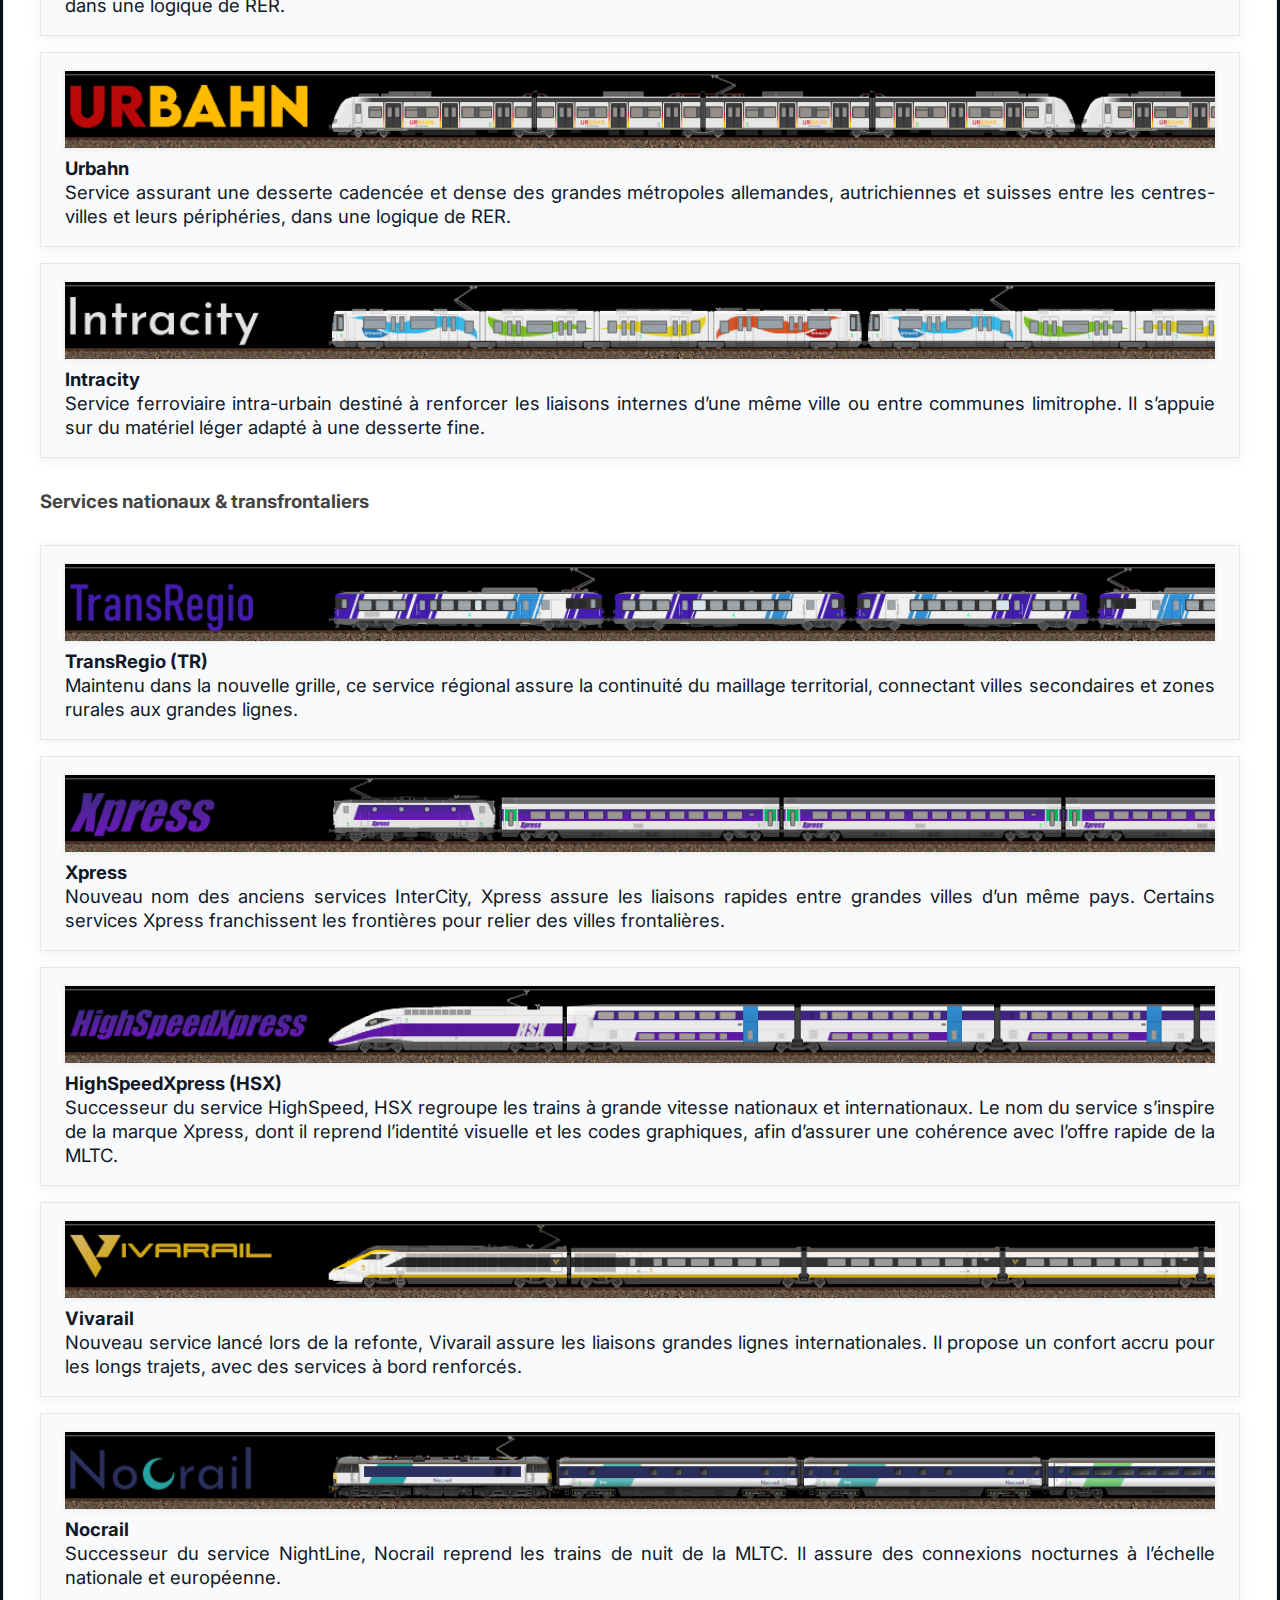
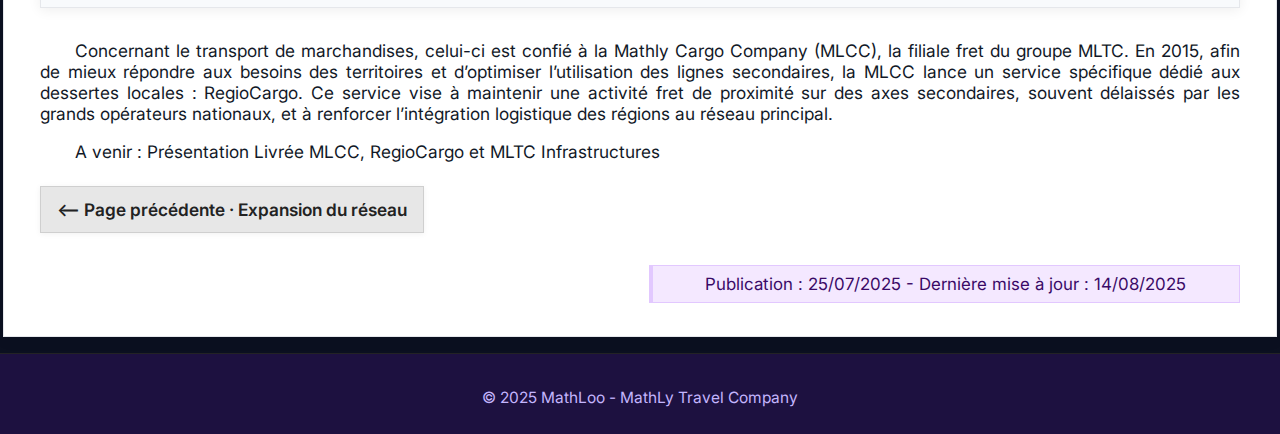
<file: loreServices.html>
<!DOCTYPE html>
<html lang="fr">
  <head>
    <meta charset="UTF-8" />
    <meta name="viewport" content="width=device-width, initial-scale=1.0" />
  <title>MLTC | Histoire</title>
    <link rel="stylesheet" href="styles.css" />
    <link
      href="https://fonts.googleapis.com/css2?family=Inter:wght@300;600&display=swap"
      rel="stylesheet"
    />
    <script src="burger.js" defer></script>
  </head>
  <body>
    <header class="hero">
      <nav class="navbar minimalist-navbar">
        <div class="logo">
          <a href="index.html" style="text-decoration: none; color: inherit;">MLTC</a>
        </div>
        <ul class="nav-links">
          <li><a href="index.html">Accueil</a></li>
          <li><a href="lore.html">Histoire</a></li>
          <li><a href="livrees.html">Réalisations</a></li>
          <li><a href="parc.html">EN TRAVAUX</a></li>
          <li>
            <a href="https://train-empire.fr/lore-geoffgarit/SanGo!" class="sango-btn">SanGo!</a>
          </li>
        </ul>
      </nav>
    </header>

    <main class="main-wrapper histoire-wrapper">
      <section class="content-section">
        <p><a href="lore.html">← Retour à Histoire</a></p>

        <div class="category-box history-body">
          <h2>Services de la MLTC Railways</h2>
          <p>
            Lors de sa création en 2001, la MLTC structure son offre autour de quatre grands
            services ferroviaires, hérités des trois compagnies fondatrices (WME, CCFM, MSER) :
          </p>
          <ul class="compagnies-list">
            <li class="compagnie-card">
              <img src="icones_lore/ht_ic.png" alt="InterCity" class="compagnie-img" />
              <div class="compagnie-info">
                <strong>InterCity (IC)</strong><br />
                Service de grandes lignes regroupant les principales liaisons nationales et
                transfrontalières. Il s’appuie sur l’héritage des services Fernzug de la WME,
                Horizon de la CCFM et Mainline de la MSER, avec des trains rapides,
                généralement sans arrêt intermédiaire majeur, assurant la connexion entre les
                grandes villes du Mathlyens.
              </div>
            </li>
            <li class="compagnie-card">
              <img src="icones_lore/ht_tr.png" alt="TransRegio" class="compagnie-img" />
              <div class="compagnie-info">
                <strong>TransRegio (TR)</strong><br />
                Service régional classique desservant les villes moyennes, bourgs et zones
                rurales, avec des arrêts fréquents. Ce service assure une interconnexion
                fluide avec les services longue distance.
              </div>
            </li>
            <li class="compagnie-card">
              <img src="icones_lore/ht_hs.png" alt="HighSpeed" class="compagnie-img" />
              <div class="compagnie-info">
                <strong>HighSpeed (HS)</strong><br />
                Trains à grande vitesse au niveau national et international. Ce service
                provient de la fusion des services Blitz (WME) et Turbo (CCFM).
              </div>
            </li>
            <li class="compagnie-card">
              <img src="icones_lore/ht_nl.png" alt="NightLine" class="compagnie-img" />
              <div class="compagnie-info">
                <strong>NightLine (NL)</strong><br />
                Trains de nuit reliant les capitales et grandes villes sur des distances
                longues, à l’échelle nationale comme européenne. Ces trains proposent
                différentes gammes de confort, du siège inclinable aux cabines couchettes.
              </div>
            </li>
          </ul>
        </div>

        <div class="category-box history-body">
          <h2>Refonte des services - 2012</h2>
          <p>
            Face à l’extension progressive du réseau, à l'évolution des besoins en mobilité et à
            l’hétérogénéité croissante des territoires desservis, la MLTC engage en 2012 une
            vaste refonte de ses services. Cette réorganisation vise à clarifier l’offre, à
            renforcer la lisibilité pour les usagers et à mieux intégrer les réalités urbaines,
            périurbaines et transnationales du Mathlyens.
          </p>
          <p>
            Dès lors, les services MLTC sont restructurés en deux grandes catégories : services
            urbains & suburbains, et services nationaux & transfrontaliers.
          </p>

          <div class="category-box history-body">
            <h3><strong>Services urbains & suburbains</strong></h3>
            <ul class="compagnies-list">
              <li class="compagnie-card">
                <img src="icones_lore/ht_fr.png" alt="Frail" class="compagnie-img" />
                <div class="compagnie-info">
                  <strong>Frail</strong><br />
                  Service assurant une desserte cadencée et dense des grandes métropoles
                  françaises entre les centres-villes et leurs périphéries, dans une logique
                  de RER.
                </div>
              </li>
              <li class="compagnie-card">
                <img src="icones_lore/ht_ub.png" alt="Urbahn" class="compagnie-img" />
                <div class="compagnie-info">
                  <strong>Urbahn</strong><br />
                  Service assurant une desserte cadencée et dense des grandes métropoles
                  allemandes, autrichiennes et suisses entre les centres-villes et leurs
                  périphéries, dans une logique de RER.
                </div>
              </li>
              <li class="compagnie-card">
                <img src="icones_lore/ht_iac.png" alt="Intracity" class="compagnie-img" />
                <div class="compagnie-info">
                  <strong>Intracity</strong><br />
                  Service ferroviaire intra-urbain destiné à renforcer les liaisons internes
                  d’une même ville ou entre communes limitrophe. Il s’appuie sur du matériel
                  léger adapté à une desserte fine.
                </div>
              </li>
            </ul>

            <h3><strong>Services nationaux & transfrontaliers</strong></h3>
            <ul class="compagnies-list">
              <li class="compagnie-card">
                <img src="icones_lore/ht_tr2.png" alt="TransRegio" class="compagnie-img" />
                <div class="compagnie-info">
                  <strong>TransRegio (TR)</strong><br />
                  Maintenu dans la nouvelle grille, ce service régional assure la continuité du
                  maillage territorial, connectant villes secondaires et zones rurales aux
                  grandes lignes.
                </div>
              </li>
              <li class="compagnie-card">
                <img src="icones_lore/ht_xp.png" alt="Xpress" class="compagnie-img" />
                <div class="compagnie-info">
                  <strong>Xpress</strong><br />
                  Nouveau nom des anciens services InterCity, Xpress assure les liaisons
                  rapides entre grandes villes d’un même pays. Certains services Xpress
                  franchissent les frontières pour relier des villes frontalières.
                </div>
              </li>
              <li class="compagnie-card">
                <img src="icones_lore/ht_hsx.png" alt="HSX" class="compagnie-img" />
                <div class="compagnie-info">
                  <strong>HighSpeedXpress (HSX)</strong><br />
                  Successeur du service HighSpeed, HSX regroupe les trains à grande vitesse
                  nationaux et internationaux. Le nom du service s’inspire de la marque Xpress,
                  dont il reprend l’identité visuelle et les codes graphiques, afin d’assurer
                  une cohérence avec l’offre rapide de la MLTC.
                </div>
              </li>
              <li class="compagnie-card">
                <img src="icones_lore/ht_vr.png" alt="Vivarail" class="compagnie-img" />
                <div class="compagnie-info">
                  <strong>Vivarail</strong><br />
                  Nouveau service lancé lors de la refonte, Vivarail assure les liaisons grandes
                  lignes internationales. Il propose un confort accru pour les longs trajets,
                  avec des services à bord renforcés.
                </div>
              </li>
              <li class="compagnie-card">
                <img src="icones_lore/ht_nr.png" alt="Nocrail" class="compagnie-img" />
                <div class="compagnie-info">
                  <strong>Nocrail</strong><br />
                  Successeur du service NightLine, Nocrail reprend les trains de nuit de la
                  MLTC. Il assure des connexions nocturnes à l’échelle nationale et européenne.
                </div>
              </li>
            </ul>

            <p>
              Concernant le transport de marchandises, celui-ci est confié à la Mathly Cargo Company (MLCC), la filiale fret du groupe MLTC. En 2015, afin de mieux répondre aux besoins des territoires et d’optimiser l’utilisation des lignes secondaires, la MLCC lance un service spécifique dédié aux dessertes locales : RegioCargo. Ce service vise à maintenir une activité fret de proximité sur des axes secondaires, souvent délaissés par les grands opérateurs nationaux, et à renforcer l’intégration logistique des régions au réseau principal.
            </p>
            <p>A venir : Présentation Livrée MLCC, RegioCargo et MLTC Infrastructures</p>
          </div>
        </div>
        <div class="page-nav">
          <a class="nav-prev" href="loreExpansion.html" aria-label="Revenir à la page précédente: Expansion du réseau">⟵ Page précédente · Expansion du réseau</a>
        </div>
        <p class="maj-apparte">Publication : 25/07/2025 - Dernière mise à jour : 14/08/2025</p>
      </section>
    </main>

    <footer class="site-footer minimalist-footer">
      <p>&copy; 2025 MathLoo - MathLy Travel Company</p>
    </footer>
  </body>

</html>
</file>
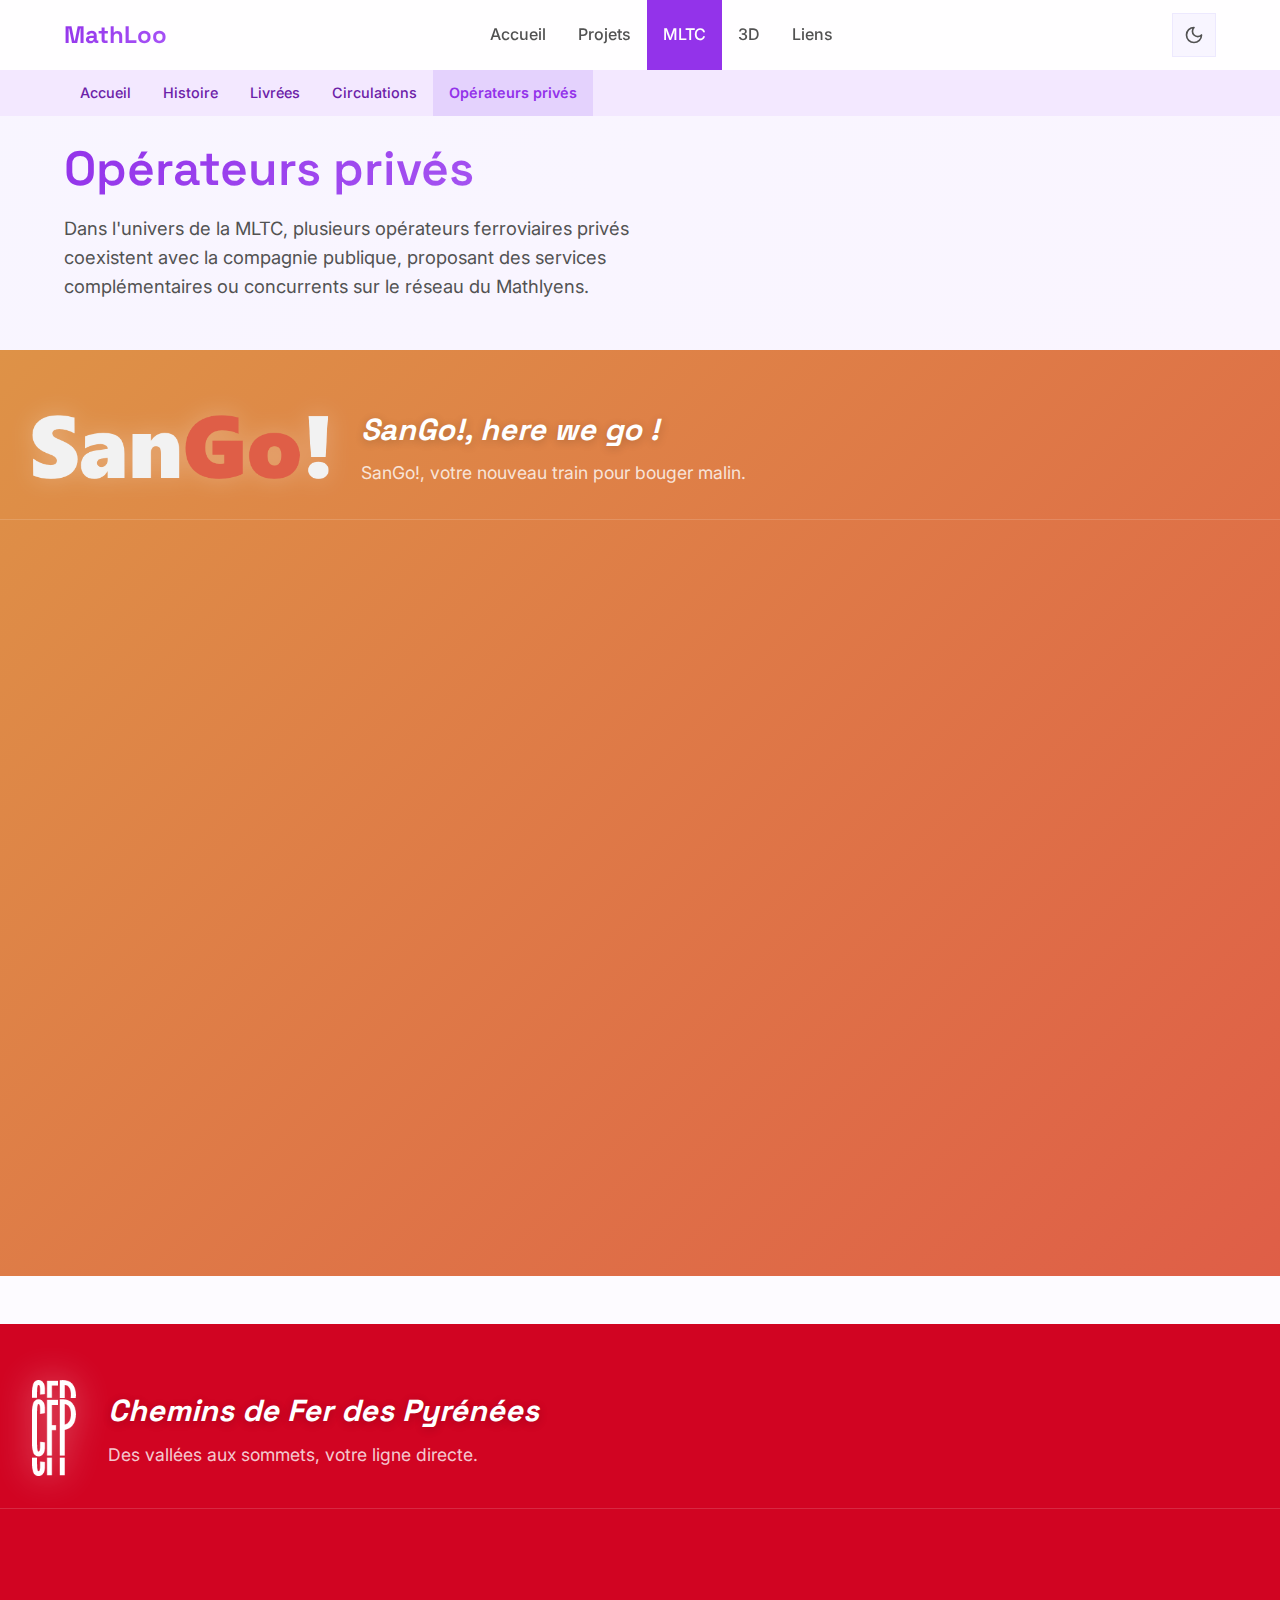
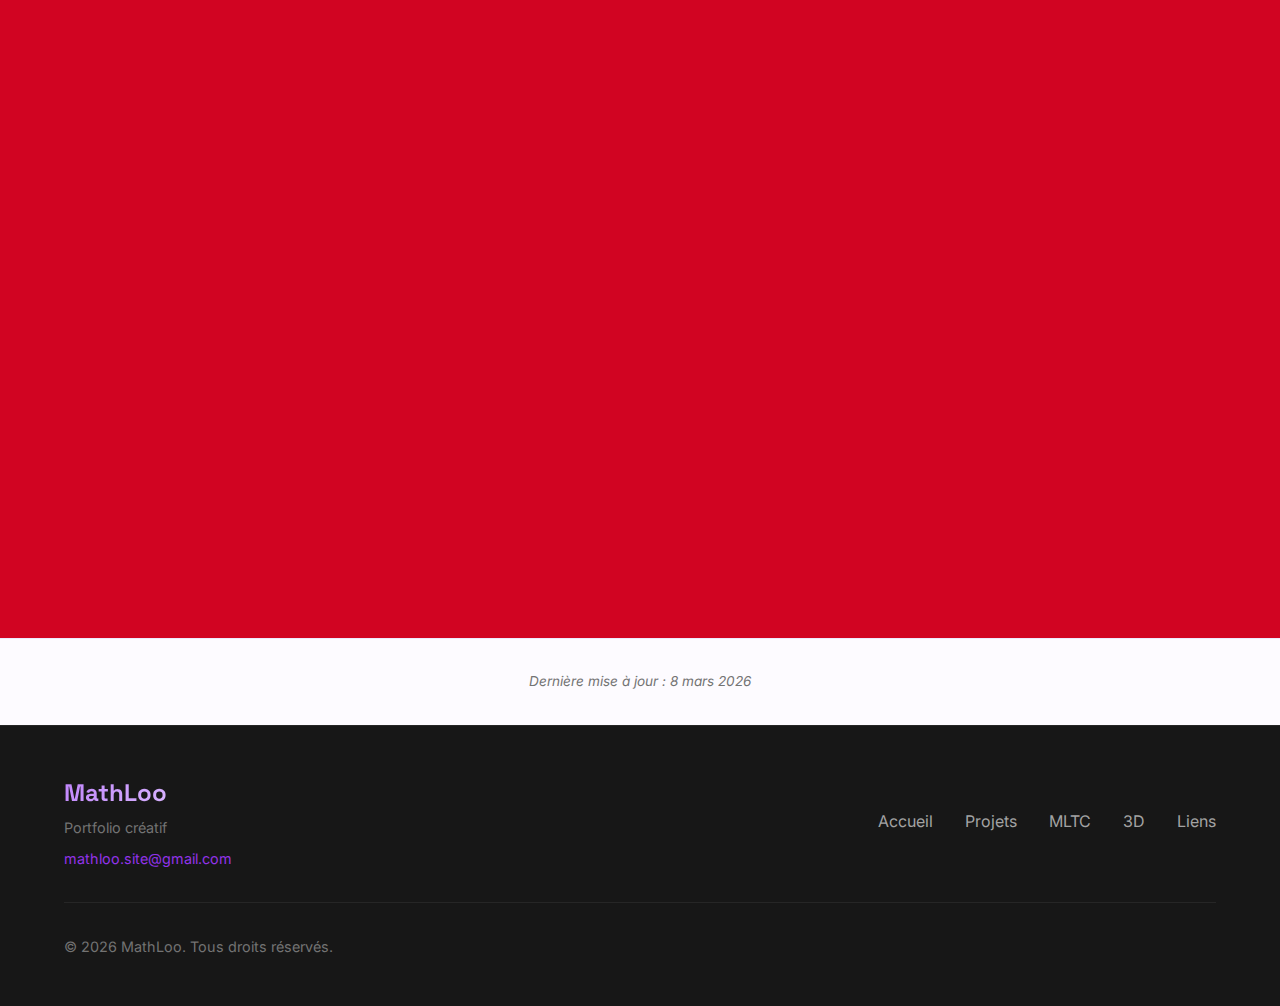
<file: operateurs-prives.html>
<!DOCTYPE html>
<html lang="fr">
<head>
    <meta charset="UTF-8">
    <meta name="viewport" content="width=device-width, initial-scale=1.0">
    <title>Opérateurs privés | MathLoo</title>
    <link rel="icon" type="image/png" href="favicon.png">
    <script>
        (function() {
            const theme = localStorage.getItem('theme') || 'light';
            document.documentElement.setAttribute('data-theme', theme);
        })();
    </script>
    <link rel="stylesheet" href="css/style.css">
    <link rel="stylesheet" href="css/pages.css">
    <link rel="stylesheet" href="css/mltc.css">
    <link rel="preconnect" href="https://fonts.googleapis.com">
    <link rel="preconnect" href="https://fonts.gstatic.com" crossorigin>
    <link href="https://fonts.googleapis.com/css2?family=Inter:wght@300;400;500;600;700&family=Space+Grotesk:wght@400;500;600;700&display=swap" rel="stylesheet">
</head>
<body>
    <nav class="navbar">
        <div class="nav-container">
            <a href="index.html" class="nav-logo">
                <span class="logo-text">MathLoo</span>
            </a>
            <ul class="nav-menu">
                <li class="nav-item">
                    <a href="index.html" class="nav-link">Accueil</a>
                </li>
                <li class="nav-item">
                    <a href="projets.html" class="nav-link">Projets</a>
                </li>
                <li class="nav-item">
                    <a href="mltc/index.html" class="nav-link active">MLTC</a>
                </li>
                <li class="nav-item">
                    <a href="3d/index.html" class="nav-link">3D</a>
                </li>
                <li class="nav-item">
                    <a href="liens.html" class="nav-link">Liens</a>
                </li>
            </ul>
            <div class="nav-actions">
                <button class="theme-toggle" aria-label="Changer le thème">
                    <svg class="icon-sun" xmlns="http://www.w3.org/2000/svg" width="20" height="20" viewBox="0 0 24 24" fill="none" stroke="currentColor" stroke-width="2" stroke-linecap="round" stroke-linejoin="round">
                        <circle cx="12" cy="12" r="4"/>
                        <path d="M12 2v2"/>
                        <path d="M12 20v2"/>
                        <path d="m4.93 4.93 1.41 1.41"/>
                        <path d="m17.66 17.66 1.41 1.41"/>
                        <path d="M2 12h2"/>
                        <path d="M20 12h2"/>
                        <path d="m6.34 17.66-1.41 1.41"/>
                        <path d="m19.07 4.93-1.41 1.41"/>
                    </svg>
                    <svg class="icon-moon" xmlns="http://www.w3.org/2000/svg" width="20" height="20" viewBox="0 0 24 24" fill="none" stroke="currentColor" stroke-width="2" stroke-linecap="round" stroke-linejoin="round">
                        <path d="M12 3a6 6 0 0 0 9 9 9 9 0 1 1-9-9Z"/>
                    </svg>
                </button>
                <div class="hamburger">
                    <span class="bar"></span>
                    <span class="bar"></span>
                    <span class="bar"></span>
                </div>
            </div>
        </div>
    </nav>

    <!-- MLTC Sub-navigation -->
    <nav class="mltc-subnav">
        <div class="container">
            <ul class="subnav-menu">
                <li><a href="mltc/index.html" class="subnav-link">Accueil</a></li>
                <li><a href="mltc/histoire.html" class="subnav-link">Histoire</a></li>
                <li><a href="mltc/livrees.html" class="subnav-link">Livrées</a></li>
                <li><a href="mltc/circulations.html" class="subnav-link">Circulations</a></li>
                <li><a href="operateurs-prives.html" class="subnav-link active">Opérateurs privés</a></li>
            </ul>
        </div>
    </nav>

    <main>
        <!-- Hero -->
        <section class="page-hero">
            <div class="container">
                <h1>Opérateurs privés</h1>
                <p>Dans l'univers de la MLTC, plusieurs opérateurs ferroviaires privés coexistent avec la compagnie publique, proposant des services complémentaires ou concurrents sur le réseau du Mathlyens.</p>
            </div>
        </section>

        <!-- ═══════════ SanGo! ═══════════ -->
        <section class="sg-body">

            <!-- Header — logo + slogans -->
            <div class="sg-header">
                <img class="sg-header-logo" src="mltc/assets/SanGoLogo.png" alt="SanGo!">
                <div class="sg-header-slogans">
                    <p class="sg-header-slogan-main">SanGo!, here we go !</p>
                    <p class="sg-header-slogan-sub">SanGo!, votre nouveau train pour bouger malin.</p>
                </div>
            </div>

            <!-- Grid — blocks left, sticky infobox right -->
            <div class="sg-container">

                <!-- Colonne texte -->
                <div class="sg-content">
                    <div class="sg-block sg-block--full">
                        <span class="sg-tag">Fondation</span>
                        <p>SanGo! est une entreprise ferroviaire française créée en 2011. La société se positionne comme un opérateur low-cost, avec pour ambition de répondre aux besoins concrets de la mobilité interrégionale, dans un contexte où plusieurs compagnies historiques avaient abandonné ou réduit les dessertes transversales jugées non prioritaires.</p>
                    </div>

                    <div class="sg-block sg-block--full">
                        <span class="sg-tag">Réseau</span>
                        <p>Basée à Nîmes, SanGo! a fait le choix stratégique de développer des liaisons en dehors des corridors ferroviaires classiques à forte densité, historiquement centrés sur Paris. L'entreprise privilégie ainsi les axes transversaux et les liaisons inter-métropoles régionales, avec un maillage incluant des villes telles que Toulouse, Marseille, Montpellier, Nice, Bordeaux ou encore Lyon.</p>
                    </div>

                    <div class="sg-block sg-block--full">
                        <span class="sg-tag">Identité &amp; Matériel </span>
                        <p>L'identité visuelle distinctive de SanGo! et sa stratégie de communication directe ont contribué à en faire une marque identifiable dans un paysage ferroviaire désormais marqué par la diversité des opérateurs. Le parc matériel de la compagnie est principalement constitué de rames issues de la reconversion d'anciens matériels adaptés aux besoins du service.</p>
                    </div>
                </div>

                <!-- Encadré infos — sticky, accompagne toute la lecture -->
                <aside class="sg-infobox">
                    <table class="sg-infotable">
                        <tbody>
                            <tr>
                                <th>Dates clés</th>
                                <td>
                                    <strong>2011</strong> - Création<br>
                                    <strong>2013</strong> - Premier train entre Nîmes et Marseille<br>
                                    <strong>2020</strong> - Acquisition de 8 rames <em>TGV PSE</em>
                                </td>
                            </tr>
                            <tr>
                                <th>Forme juridique</th>
                                <td>Société par actions simplifiée</td>
                            </tr>
                            <tr>
                                <th>Slogan</th>
                                <td><em>SanGo!, here we go !</em><br><em>SanGo!, votre nouveau train pour bouger malin.</em></td>
                            </tr>
                            <tr>
                                <th>Siège social</th>
                                <td>Nîmes, France</td>
                            </tr>
                            <tr>
                                <th>Activité</th>
                                <td>Transport de passagers</td>
                            </tr>
                        </tbody>
                    </table>

                    <p class="sg-cta-caption">Cliquez pour découvrir l'identité visuelle !</p>
                    <a href="mltc/livrees_pages/sango.html" class="sg-cta">
                        <img src="mltc/icones_liv/sango.png" alt="SanGo!" class="sg-cta-icon">
                    </a>
                </aside>

            </div>
        </section>

        <!-- ═══════════ CFP ═══════════ -->
        <section class="cfp-body">

            <!-- Header -->
            <div class="cfp-header">
                <img class="cfp-header-logo" src="mltc/assets/CFPLogo.png" alt="CFP">
                <div class="cfp-header-slogans">
                    <p class="cfp-header-slogan-main">Chemins de Fer des Pyrénées</p>
                    <p class="cfp-header-slogan-sub">Des vallées aux sommets, votre ligne directe.</p>
                </div>
            </div>

            <!-- Grid — blocks left, sticky infobox right -->
            <div class="cfp-container">

                <!-- Colonne texte -->
                <div class="cfp-content">
                    <div class="cfp-block cfp-block--full">
                        <span class="cfp-tag">Fondation</span>
                        <p>Les Chemins de fer des Pyrénées sont un opérateur ferroviaire régional semi-public, cogéré par les collectivités locales pyrénéennes et des partenaires privés. Fondés à la fin du XIX<sup>e</sup> siècle et finalement absorbés par la SNCF dans les années 1960, les CFP ont été ressuscités en 2011 à l'initiative d'élus locaux soucieux de maintenir un maillage ferroviaire fin à l'échelle pyrénéenne, là où la MLTC se concentre sur ses axes Xpress et Nocrail.</p>
                    </div>

                    <div class="cfp-block cfp-block--full">
                        <span class="cfp-tag">Réseau</span>
                        <p>En 2026, le réseau régional des CFP s'étend sur la totalité des Pyrénées françaises. Dans cet univers, la désélectrification de lignes pyrénéennes n'a pas eu lieu, et de nombreuses lignes sont restées ouvertes, permettant aux CFP de proposer un maillage dense et cohérent sur l'ensemble du massif.</p>
                    </div>

                    <div class="cfp-block cfp-block--full">
                        <span class="cfp-tag">Matériel</span>
                        <p>Pour ses premières années d'exploitation, les CFP récupèrent des automotrices Z 7100 arrivées en fin de carrière chez la SNCF. Modernisées pour l'occasion avec une nouvelle livrée aux couleurs de la compagnie, aménagement intérieur rénové et rétablissement des deux cabines de conduite (condamnées lors des dernières grandes révisions générales de la SNCF), elles constituent le socle du parc initial, en attendant l'acquisition de matériel plus récent.</p>
                    </div>
                </div>

                <!-- Encadré infos — sticky -->
                <aside class="cfp-infobox">
                    <table class="cfp-infotable">
                        <tbody>
                            <tr>
                                <th>Dates clés</th>
                                <td>
                                    <strong>Fin XIX<sup>e</sup></strong> - Fondation originelle<br>
                                    <strong>~1960</strong> - Absorption par la SNCF<br>
                                    <strong>2011</strong> - Recréation des CFP
                                </td>
                            </tr>
                            <tr>
                                <th>Forme juridique</th>
                                <td>Société d'économie mixte</td>
                            </tr>
                            <tr>
                                <th>Siège social</th>
                                <td>Pau, France</td>
                            </tr>
                            <tr>
                                <th>Activité</th>
                                <td>Transport régional de passagers</td>
                            </tr>
                        </tbody>
                    </table>

                    <p class="cfp-cta-caption">Cliquez pour découvrir les livrées !</p>
                    <a href="mltc/livrees_pages/cfp.html" class="cfp-cta">
                        <img src="mltc/livrees_pages/livrees_img/cfp/B-CFPZ7100.png" alt="CFP Z 7100" class="cfp-cta-icon">
                    </a>
                </aside>

            </div>
        </section>

        <!-- Date de dernière modification -->
        <section class="last-modified">
            <div class="container">
                <p>Dernière mise à jour : 8 mars 2026</p>
            </div>
        </section>
    </main>

    <footer class="footer">
        <div class="container">
            <div class="footer-content">
                <div class="footer-brand">
                    <span class="logo-text">MathLoo</span>
                    <p>Portfolio créatif</p>
                    <a href="mailto:mathloo.site@gmail.com" class="footer-email">mathloo.site@gmail.com</a>
                </div>
                <div class="footer-links">
                    <a href="index.html">Accueil</a>
                    <a href="projets.html">Projets</a>
                    <a href="mltc/index.html">MLTC</a>
                    <a href="3d/index.html">3D</a>
                    <a href="liens.html">Liens</a>
                </div>
            </div>
            <div class="footer-bottom">
                <p>&copy; 2026 MathLoo. Tous droits réservés.</p>
            </div>
        </div>
    </footer>

    <script src="js/main.js"></script>
</body>
</html>
</file>
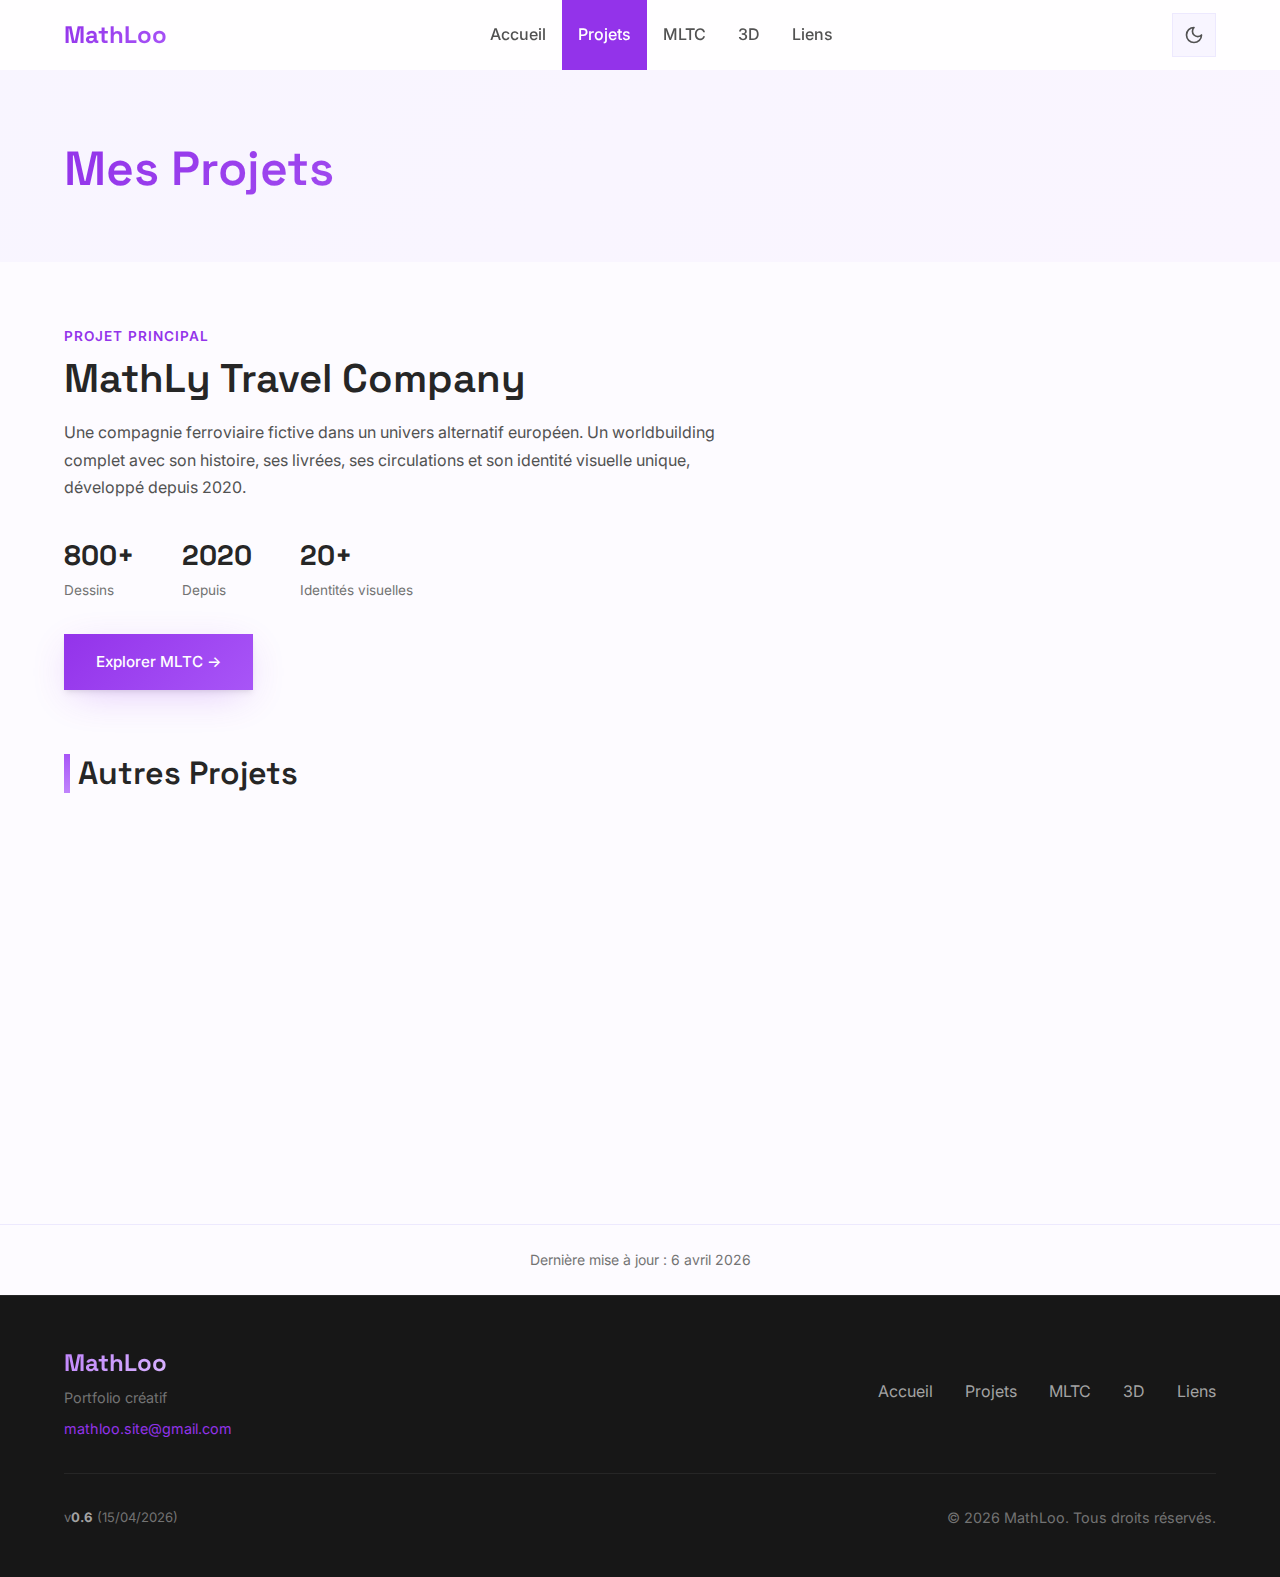
<file: projets.html>
﻿<!DOCTYPE html>
<html lang="fr">
<head>
    <meta charset="UTF-8">
    <meta name="viewport" content="width=device-width, initial-scale=1.0">
    <title>Projets | MathLoo</title>
    <link rel="icon" type="image/png" href="favicon.png">
    <script>
        (function() {
            const theme = localStorage.getItem('theme') || 'light';
            document.documentElement.setAttribute('data-theme', theme);
        })();
    </script>
    <link rel="stylesheet" href="css/style.css">
    <link rel="stylesheet" href="css/pages.css">
    <link rel="preconnect" href="https://fonts.googleapis.com">
    <link rel="preconnect" href="https://fonts.gstatic.com" crossorigin>
    <link href="https://fonts.googleapis.com/css2?family=Inter:wght@300;400;500;600;700&family=Space+Grotesk:wght@400;500;600;700&display=swap" rel="stylesheet">
</head>
<body>
    <nav class="navbar">
        <div class="nav-container">
            <a href="index.html" class="nav-logo">
                <span class="logo-text">MathLoo</span>
            </a>
            <ul class="nav-menu">
                <li class="nav-item">
                    <a href="index.html" class="nav-link">Accueil</a>
                </li>
                <li class="nav-item">
                    <a href="projets.html" class="nav-link active">Projets</a>
                </li>
                <li class="nav-item">
                    <a href="mltc/index.html" class="nav-link">MLTC</a>
                </li>
                <li class="nav-item">
                    <a href="3D/index.html" class="nav-link">3D</a>
                </li>
                <li class="nav-item">
                    <a href="liens.html" class="nav-link">Liens</a>
                </li>
            </ul>
            <div class="nav-actions">
                <button class="theme-toggle" aria-label="Changer le thème">
                    <svg class="icon-sun" xmlns="http://www.w3.org/2000/svg" width="20" height="20" viewBox="0 0 24 24" fill="none" stroke="currentColor" stroke-width="2" stroke-linecap="round" stroke-linejoin="round">
                        <circle cx="12" cy="12" r="4"/>
                        <path d="M12 2v2"/>
                        <path d="M12 20v2"/>
                        <path d="m4.93 4.93 1.41 1.41"/>
                        <path d="m17.66 17.66 1.41 1.41"/>
                        <path d="M2 12h2"/>
                        <path d="M20 12h2"/>
                        <path d="m6.34 17.66-1.41 1.41"/>
                        <path d="m19.07 4.93-1.41 1.41"/>
                    </svg>
                    <svg class="icon-moon" xmlns="http://www.w3.org/2000/svg" width="20" height="20" viewBox="0 0 24 24" fill="none" stroke="currentColor" stroke-width="2" stroke-linecap="round" stroke-linejoin="round">
                        <path d="M12 3a6 6 0 0 0 9 9 9 9 0 1 1-9-9Z"/>
                    </svg>
                </button>
                <div class="hamburger">
                    <span class="bar"></span>
                    <span class="bar"></span>
                    <span class="bar"></span>
                </div>
            </div>
        </div>
    </nav>

    <main>
        <!-- Hero -->
        <section class="page-hero">
            <div class="container">
                <h1>Mes Projets</h1>
            </div>
        </section>

        <!-- Featured Project -->
        <section class="projects-section">
            <div class="container">
                <div class="project-featured-clean">
                    <span class="project-label">Projet Principal</span>
                    <h2>MathLy Travel Company</h2>
                    <p>Une compagnie ferroviaire fictive dans un univers alternatif européen. Un worldbuilding complet avec son histoire, ses livrées, ses circulations et son identité visuelle unique, développé depuis 2020.</p>
                    <div class="project-stats">
                        <div class="project-stat">
                            <span class="project-stat-number">800+</span>
                            <span class="project-stat-label">Dessins</span>
                        </div>
                        <div class="project-stat">
                            <span class="project-stat-number">2020</span>
                            <span class="project-stat-label">Depuis</span>
                        </div>
                        <div class="project-stat">
                            <span class="project-stat-number">20+</span>
                            <span class="project-stat-label">Identités visuelles</span>
                        </div>
                    </div>
                    <a href="mltc/index.html" class="btn btn-primary">Explorer MLTC →</a>
                </div>
            </div>
        </section>

        <!-- Other Projects -->
        <section class="projects-section projects-section--other">
            <div class="container">
                <h2 class="section-title">Autres Projets</h2>
                <div class="projects-grid">
                    <a href="3D/index.html" class="project-card project-card-secondary">
                        <div class="project-card-icon">🎨</div>
                        <div class="project-card-content">
                            <h3>Modélisation Voxel</h3>
                            <p>Rétrospective de mes créations 3D en voxel art : locomotives et autorails SNCF modélisés avec MagicaVoxel.</p>
                            <span class="project-card-link">Découvrir →</span>
                        </div>
                    </a>
                    
                    <div class="project-card project-card-placeholder">
                        <div class="project-placeholder-content">
                            <div class="placeholder-icon">+</div>
                            <h3>Projet à venir</h3>
                            <p>De nouveaux projets créatifs seront ajoutés ici prochainement.</p>
                        </div>
                    </div>
                </div>
            </div>
        </section>

        <!-- Date de dernière modification -->
        <section class="last-modified">
            <div class="container">
                <p>Dernière mise à jour : 6 avril 2026</p>
            </div>
        </section>
    </main>

    <footer class="footer">
        <div class="container">
            <div class="footer-content">
                <div class="footer-brand">
                    <span class="logo-text">MathLoo</span>
                    <p>Portfolio créatif</p>
                    <a href="mailto:mathloo.site@gmail.com" class="footer-email">mathloo.site@gmail.com</a>
                </div>
                <div class="footer-links">
                    <a href="index.html">Accueil</a>
                    <a href="projets.html">Projets</a>
                    <a href="mltc/index.html">MLTC</a>
                    <a href="3D/index.html">3D</a>
                    <a href="liens.html">Liens</a>
                </div>
            </div>
            <div class="footer-bottom">
                <span class="footer-version">v<strong>0.6</strong> (15/04/2026)</span>
                <p>&copy; 2026 MathLoo. Tous droits réservés.</p>
            </div>
        </div>
    </footer>

    <script src="js/main.js"></script>
</body>
</html>
</file>
<file: css/style.css>
/* ========================================
   MathLoo Portfolio - Main Stylesheet
   Theme: Modern Violet
   ======================================== */

/* CSS Variables */
:root {
    /* Primary Colors - Violet Theme */
    --primary-50: #faf5ff;
    --primary-100: #f3e8ff;
    --primary-200: #e9d5ff;
    --primary-300: #d8b4fe;
    --primary-400: #c084fc;
    --primary-500: #a855f7;
    --primary-600: #9333ea;
    --primary-700: #7c3aed;
    --primary-800: #6b21a8;
    --primary-900: #581c87;

    /* Neutral Colors */
    --neutral-50: #fafafa;
    --neutral-100: #f5f5f5;
    --neutral-200: #e5e5e5;
    --neutral-300: #d4d4d4;
    --neutral-400: #a3a3a3;
    --neutral-500: #737373;
    --neutral-600: #525252;
    --neutral-700: #404040;
    --neutral-800: #262626;
    --neutral-900: #171717;

    /* Light Theme (default) */
    --text-primary: var(--neutral-800);
    --text-secondary: var(--neutral-600);
    --text-muted: var(--neutral-500);
    --background: #fdfbff;
    --surface: #ffffff;
    --surface-elevated: #f8f5ff;
    --border: #ede9fe;
    --navbar-bg: rgba(255, 255, 255, 0.9);
    --hero-gradient-color: var(--primary-100);
    --card-hover-border: var(--primary-200);
    --accent-text: var(--primary-600);
    --accent-bg: var(--primary-100);
    --footer-bg: var(--neutral-900);
    --footer-border: var(--neutral-800);

    /* Typography */
    --font-display: 'Space Grotesk', sans-serif;
    --font-body: 'Inter', sans-serif;

    /* Spacing */
    --spacing-xs: 0.25rem;
    --spacing-sm: 0.5rem;
    --spacing-md: 1rem;
    --spacing-lg: 1.5rem;
    --spacing-xl: 2rem;
    --spacing-2xl: 3rem;
    --spacing-3xl: 4rem;

    /* Border Radius */
    --radius-sm: 0;
    --radius-md: 0;
    --radius-lg: 0;
    --radius-xl: 0;
    --radius-2xl: 0;
    --radius-full: 0;

    /* Shadows - Light Theme */
    --shadow-sm: 0 1px 2px 0 rgba(0, 0, 0, 0.05);
    --shadow-md: 0 4px 6px -1px rgba(0, 0, 0, 0.07), 0 2px 4px -2px rgba(0, 0, 0, 0.05);
    --shadow-lg: 0 10px 15px -3px rgba(0, 0, 0, 0.08), 0 4px 6px -4px rgba(0, 0, 0, 0.05);
    --shadow-xl: 0 20px 25px -5px rgba(0, 0, 0, 0.08), 0 8px 10px -6px rgba(0, 0, 0, 0.05);
    --shadow-violet: 0 10px 40px -10px rgba(147, 51, 234, 0.3);
    --shadow-glow: none;

    /* Transitions */
    --transition-fast: 150ms ease;
    --transition-base: 200ms ease;
    --transition-slow: 300ms ease;
}

/* Dark Theme */
[data-theme="dark"] {
    --text-primary: #f5f5f5;
    --text-secondary: #a8a3b3;
    --text-muted: #7a7485;
    --background: #0f0a1a;
    --surface: #1a1225;
    --surface-elevated: #241a33;
    --border: #2d2240;
    --navbar-bg: rgba(15, 10, 26, 0.85);
    --hero-gradient-color: var(--primary-900);
    --card-hover-border: var(--primary-700);
    --accent-text: var(--primary-400);
    --accent-bg: rgba(168, 85, 247, 0.15);
    --footer-bg: #080510;
    --footer-border: #2d2240;

    /* Shadows - Dark Theme */
    --shadow-sm: 0 1px 2px 0 rgba(0, 0, 0, 0.3);
    --shadow-md: 0 4px 6px -1px rgba(0, 0, 0, 0.4), 0 2px 4px -2px rgba(0, 0, 0, 0.3);
    --shadow-lg: 0 10px 15px -3px rgba(0, 0, 0, 0.5), 0 4px 6px -4px rgba(0, 0, 0, 0.3);
    --shadow-xl: 0 20px 25px -5px rgba(0, 0, 0, 0.5), 0 8px 10px -6px rgba(0, 0, 0, 0.3);
    --shadow-violet: 0 10px 40px -10px rgba(168, 85, 247, 0.4);
    --shadow-glow: 0 0 30px rgba(168, 85, 247, 0.15);
}

/* Reset & Base */
*, *::before, *::after {
    box-sizing: border-box;
    margin: 0;
    padding: 0;
}

html {
    scroll-behavior: smooth;
    overflow-x: hidden;
}

body {
    font-family: var(--font-body);
    font-size: 1rem;
    line-height: 1.6;
    color: var(--text-primary);
    background-color: var(--background);
    -webkit-font-smoothing: antialiased;
    -moz-osx-font-smoothing: grayscale;
    overflow-x: hidden;
    min-height: 100vh;
    display: flex;
    flex-direction: column;
    transition: background-color 300ms ease, color 300ms ease;
}

main {
    flex: 1;
}

img {
    max-width: 100%;
    height: auto;
    display: block;
}

a {
    color: inherit;
    text-decoration: none;
}

ul {
    list-style: none;
}

/* Container */
.container {
    width: 100%;
    max-width: 1200px;
    margin: 0 auto;
    padding: 0 var(--spacing-lg);
}

/* Typography */
h1, h2, h3, h4, h5, h6 {
    font-family: var(--font-display);
    font-weight: 600;
    line-height: 1.2;
    color: var(--text-primary);
}

.section-title {
    font-size: 2rem;
    margin-bottom: var(--spacing-xl);
    position: relative;
    display: inline-flex;
    align-items: center;
    gap: var(--spacing-sm);
}

.section-title::before {
    content: '';
    display: inline-block;
    width: 6px;
    height: 1.2em;
    background: linear-gradient(180deg, var(--primary-500), var(--primary-400));
    flex-shrink: 0;
}

.section-title::after {
    display: none;
}

/* ========================================
   Navigation
   ======================================== */
.navbar {
    position: fixed;
    top: 0;
    left: 0;
    right: 0;
    z-index: 1000;
    background: var(--navbar-bg);
    backdrop-filter: blur(20px);
    border-bottom: none;
    transition: var(--transition-base);
}

.nav-container {
    display: flex;
    justify-content: space-between;
    align-items: stretch;
    max-width: 1200px;
    margin: 0 auto;
    padding: 0 var(--spacing-lg);
    height: 70px;
}

.nav-logo {
    display: flex;
    align-items: center;
    gap: var(--spacing-sm);
    padding: var(--spacing-md) 0;
}

.logo-text {
    font-family: var(--font-display);
    font-size: 1.5rem;
    font-weight: 700;
    background: linear-gradient(135deg, var(--primary-600), var(--primary-500));
    -webkit-background-clip: text;
    -webkit-text-fill-color: transparent;
    background-clip: text;
}

.nav-menu {
    display: flex;
    gap: 0;
    align-items: stretch;
    height: 100%;
}

.nav-link {
    font-weight: 500;
    color: var(--text-secondary);
    padding: 0 var(--spacing-md);
    position: relative;
    transition: var(--transition-fast);
    display: flex;
    align-items: center;
    height: 100%;
}

.nav-link::after {
    display: none;
}

.nav-link:hover {
    color: #ffffff;
    background: var(--primary-400);
}

.nav-link.active {
    color: #ffffff;
    background: var(--primary-600);
}

[data-theme="dark"] .nav-link:hover {
    background: var(--primary-700);
}

[data-theme="dark"] .nav-link.active {
    background: var(--primary-800);
}

[data-theme="dark"] .subnav-link:hover {
    background: var(--primary-700);
}

[data-theme="dark"] .subnav-link.active {
    background: var(--primary-800);
}

.nav-link:hover::after,
.nav-link.active::after {
    display: none;
}

/* Hamburger Menu */
.hamburger {
    display: none;
    flex-direction: column;
    gap: 5px;
    cursor: pointer;
    padding: var(--spacing-sm);
}

.bar {
    width: 25px;
    height: 3px;
    background: var(--text-primary);
    border-radius: var(--radius-full);
    transition: var(--transition-base);
}

/* Theme Toggle */
.theme-toggle {
    display: flex;
    align-items: center;
    justify-content: center;
    width: 44px;
    height: 44px;
    background: var(--surface-elevated);
    border: 1px solid var(--border);
    border-radius: var(--radius-lg);
    cursor: pointer;
    transition: var(--transition-base);
    margin-left: var(--spacing-md);
}

.theme-toggle:hover {
    background: var(--accent-bg);
    border-color: var(--card-hover-border);
}

.theme-toggle svg {
    width: 20px;
    height: 20px;
    color: var(--text-secondary);
    transition: var(--transition-base);
}

.theme-toggle:hover svg {
    color: var(--accent-text);
}

.theme-toggle .icon-sun,
.theme-toggle .icon-moon {
    display: none;
}

/* Light theme: show moon (to switch to dark) */
:root .theme-toggle .icon-moon {
    display: block;
}

/* Dark theme: show sun (to switch to light) */
[data-theme="dark"] .theme-toggle .icon-sun {
    display: block;
}

[data-theme="dark"] .theme-toggle .icon-moon {
    display: none;
}

.nav-actions {
    display: flex;
    align-items: center;
    gap: var(--spacing-sm);
    padding: var(--spacing-md) 0;
}

/* ========================================
   Buttons
   ======================================== */
.btn {
    display: inline-flex;
    align-items: center;
    justify-content: center;
    gap: var(--spacing-sm);
    padding: var(--spacing-md) var(--spacing-xl);
    font-family: var(--font-body);
    font-size: 0.95rem;
    font-weight: 500;
    border-radius: var(--radius-lg);
    border: none;
    cursor: pointer;
    transition: var(--transition-base);
    text-decoration: none;
}

.btn-primary {
    background: linear-gradient(135deg, var(--primary-600), var(--primary-500));
    color: white;
    box-shadow: var(--shadow-md), var(--shadow-violet);
}

.btn-primary:hover {
    box-shadow: var(--shadow-lg);
}

.btn-secondary {
    background: var(--surface);
    color: var(--primary-600);
    border: 2px solid var(--primary-200);
}

.btn-secondary:hover {
    background: var(--primary-50);
    border-color: var(--primary-300);
}

/* ========================================
   Hero Section
   ======================================== */
.hero {
    min-height: 100vh;
    display: flex;
    align-items: center;
    padding: 120px var(--spacing-lg) var(--spacing-3xl);
    position: relative;
    overflow: hidden;
    background: url('../bgindex.png') center center / cover no-repeat;
}

.hero::before {
    content: '';
    position: absolute;
    inset: 0;
    background: linear-gradient(to bottom, rgba(0, 0, 0, 0.55) 0%, rgba(0, 0, 0, 0.7) 100%);
    z-index: 0;
}

.hero-content {
    max-width: 1200px;
    margin: 0 auto;
    width: 100%;
    position: relative;
    z-index: 1;
}

.hero-title {
    margin-bottom: var(--spacing-lg);
}

.greeting {
    display: block;
    font-size: 1.25rem;
    font-weight: 400;
    color: rgba(255, 255, 255, 0.85);
    margin-bottom: var(--spacing-sm);
}

.name {
    display: block;
    font-size: clamp(3rem, 8vw, 5rem);
    font-weight: 700;
    background: linear-gradient(135deg, #ffffff, var(--primary-300), var(--primary-400));
    -webkit-background-clip: text;
    -webkit-text-fill-color: transparent;
    background-clip: text;
    filter: drop-shadow(0 0 20px rgba(255, 255, 255, 0.35)) drop-shadow(0 0 60px var(--primary-400));
}

.hero-subtitle {
    font-size: 1.25rem;
    color: rgba(255, 255, 255, 0.75);
    max-width: 600px;
    margin-bottom: var(--spacing-xl);
    text-shadow: 0 0 15px rgba(255, 255, 255, 0.2), 0 0 40px rgba(0, 0, 0, 0.5);
}

.hero-cta {
    display: flex;
    gap: var(--spacing-md);
    flex-wrap: wrap;
}

/* ========================================
   Featured Section
   ======================================== */
.featured-section {
    padding: var(--spacing-3xl) var(--spacing-lg);
    background: var(--surface);
}

.featured-card {
    display: grid;
    grid-template-columns: 1fr 1fr;
    gap: var(--spacing-2xl);
    background: var(--surface);
    border-radius: var(--radius-2xl);
    overflow: hidden;
    border: 1px solid var(--border);
    box-shadow: var(--shadow-lg), var(--shadow-glow);
}

.featured-image {
    padding: 0;
    display: flex;
    align-items: center;
    justify-content: center;
    overflow: hidden;
}

.featured-image img {
    width: 100%;
    height: 100%;
    object-fit: cover;
}

.placeholder-image {
    width: 100%;
    aspect-ratio: 16/10;
    background: linear-gradient(135deg, var(--primary-500), var(--primary-600));
    border-radius: var(--radius-xl);
    display: flex;
    align-items: center;
    justify-content: center;
    color: white;
    font-family: var(--font-display);
    font-size: 2rem;
    font-weight: 700;
}

.featured-content {
    padding: var(--spacing-2xl) var(--spacing-2xl) var(--spacing-2xl) 0;
    display: flex;
    flex-direction: column;
    justify-content: center;
}

.featured-tag {
    display: inline-block;
    font-size: 0.85rem;
    color: var(--primary-600);
    font-weight: 500;
    margin-bottom: var(--spacing-md);
}

.featured-content h3 {
    font-size: 2rem;
    margin-bottom: var(--spacing-md);
}

.featured-content p {
    color: var(--text-secondary);
    margin-bottom: var(--spacing-xl);
    line-height: 1.7;
}

.featured-stats {
    display: flex;
    gap: var(--spacing-xl);
    margin-bottom: var(--spacing-xl);
}

.stat {
    text-align: center;
}

.stat-number {
    display: block;
    font-family: var(--font-display);
    font-size: 1.75rem;
    font-weight: 700;
    color: var(--accent-text);
}

.stat-label {
    font-size: 0.85rem;
    color: var(--text-muted);
}

/* ========================================
   Explore Section
   ======================================== */
.explore-section {
    padding: var(--spacing-3xl) var(--spacing-lg);
}

.explore-grid {
    display: grid;
    grid-template-columns: repeat(auto-fill, minmax(250px, 1fr));
    gap: var(--spacing-xl);
}

.explore-card {
    display: flex;
    flex-direction: column;
    background: var(--surface);
    border: 1px solid var(--border);
    border-radius: var(--radius-xl);
    padding: var(--spacing-xl);
    text-decoration: none;
    color: inherit;
    transition: var(--transition-base);
}

.explore-card:hover {
    transform: translateY(-4px);
    box-shadow: var(--shadow-xl), var(--shadow-glow);
    border-color: var(--card-hover-border);
}

.explore-icon {
    font-size: 2.5rem;
    margin-bottom: var(--spacing-md);
}

.explore-card h3 {
    font-size: 1.25rem;
    margin-bottom: var(--spacing-sm);
}

.explore-card p {
    color: var(--text-secondary);
    font-size: 0.95rem;
    line-height: 1.6;
    margin-bottom: var(--spacing-lg);
    flex-grow: 1;
}

.explore-link {
    color: var(--accent-text);
    font-weight: 500;
    font-size: 0.95rem;
    transition: var(--transition-fast);
}

.explore-card:hover .explore-link {
    color: var(--primary-400);
}

/* ========================================
   About Section
   ======================================== */
.about-section {
    padding: var(--spacing-3xl) var(--spacing-lg);
}

.about-content {
    max-width: 800px;
}

.about-content p {
    color: var(--text-secondary);
    margin-bottom: var(--spacing-lg);
    font-size: 1.1rem;
    line-height: 1.8;
}

.about-content strong {
    color: var(--accent-text);
}

/* ========================================
   Footer
   ======================================== */
.footer {
    background: var(--footer-bg);
    color: var(--neutral-300);
    padding: var(--spacing-2xl) var(--spacing-lg);
    border-top: 1px solid var(--footer-border);
    transition: background-color 300ms ease, border-color 300ms ease;
}

.footer-content {
    display: flex;
    justify-content: space-between;
    align-items: center;
    padding-bottom: var(--spacing-xl);
    border-bottom: 1px solid var(--footer-border);
}

.footer-brand .logo-text {
    background: linear-gradient(135deg, var(--primary-400), var(--primary-300));
    -webkit-background-clip: text;
    -webkit-text-fill-color: transparent;
    background-clip: text;
}

.footer-brand p {
    font-size: 0.9rem;
    color: var(--neutral-500);
    margin-top: var(--spacing-xs);
}

.footer-email {
    display: block;
    margin-top: var(--spacing-sm);
    font-size: 0.9rem;
    color: var(--accent-text);
    transition: var(--transition-fast);
}

.footer-email:hover {
    color: var(--primary-300);
}

.footer-links {
    display: flex;
    gap: var(--spacing-xl);
}

.footer-links a {
    color: var(--neutral-400);
    transition: var(--transition-fast);
}

.footer-links a:hover {
    color: var(--primary-400);
}

.footer-bottom {
    padding-top: var(--spacing-xl);
    display: flex;
    justify-content: space-between;
    align-items: center;
    font-size: 0.9rem;
    color: var(--neutral-500);
}

.footer-version {
    font-size: 0.82rem;
    color: var(--neutral-500);
}

.footer-version strong {
    color: var(--neutral-400);
}

/* Update callout - floating tab in hero */
.update-callout {
    position: absolute;
    bottom: 24px;
    right: 24px;
    z-index: 2;
    max-width: 340px;
    background: rgba(255, 255, 255, 0.1);
    backdrop-filter: blur(16px);
    -webkit-backdrop-filter: blur(16px);
    border: 1px solid rgba(255, 255, 255, 0.15);
    border-left: 3px solid var(--primary-400);
    border-radius: var(--radius-lg);
    padding: var(--spacing-sm) var(--spacing-md);
    text-align: left;
}

.update-callout-header {
    display: flex;
    align-items: center;
    gap: var(--spacing-xs);
    margin-bottom: 2px;
    font-family: var(--font-display);
    font-weight: 600;
    font-size: 0.82rem;
    color: rgba(255, 255, 255, 0.9);
}

.update-callout-header svg {
    flex-shrink: 0;
    color: var(--primary-300);
}

.update-callout-date {
    font-size: 0.72rem;
    color: rgba(255, 255, 255, 0.5);
    margin-bottom: 4px;
}

.update-callout-body {
    font-size: 0.78rem;
    color: rgba(255, 255, 255, 0.7);
    line-height: 1.5;
    margin: 0;
}

/* ========================================
   Responsive Design
   ======================================== */
@media (max-width: 968px) {
    .featured-card {
        grid-template-columns: 1fr;
    }

    .featured-content {
        padding: var(--spacing-xl);
    }
}

@media (max-width: 768px) {
    .nav-menu {
        position: fixed;
        top: 70px;
        left: -100%;
        width: 100%;
        height: calc(100vh - 70px);
        background: var(--background);
        flex-direction: column;
        align-items: center;
        justify-content: flex-start;
        padding-top: var(--spacing-2xl);
        gap: var(--spacing-lg);
        transition: var(--transition-slow);
    }

    .nav-menu.active {
        left: 0;
    }

    .hamburger {
        display: flex;
    }

    .hamburger.active .bar:nth-child(1) {
        transform: rotate(45deg) translate(5px, 6px);
    }

    .hamburger.active .bar:nth-child(2) {
        opacity: 0;
    }

    .hamburger.active .bar:nth-child(3) {
        transform: rotate(-45deg) translate(5px, -6px);
    }

    .hero {
        padding-top: 100px;
    }

    .update-callout {
        position: relative;
        bottom: auto;
        right: auto;
        max-width: 100%;
        margin-top: var(--spacing-lg);
    }

    .hero-cta {
        flex-direction: column;
    }

    .hero-cta .btn {
        width: 100%;
        text-align: center;
    }

    .featured-stats {
        flex-wrap: wrap;
    }

    .footer-content {
        flex-direction: column;
        gap: var(--spacing-xl);
        text-align: center;
    }

    .footer-links {
        flex-wrap: wrap;
        justify-content: center;
    }
}

/* ========================================
   Train Animation – border
   ======================================== */
#train-animation-container {
    position: relative;
    border-top: 1px solid var(--border);
    border-bottom: 1px solid var(--border);
    padding-bottom: 1px;
    background: #000;
}

/* ========================================
   Page Fade-In (light mode pages)
   Navbar & subnav excluded
   ======================================== */
@keyframes pageFadeIn {
    from { opacity: 0; }
    to   { opacity: 1; }
}
/* Apply only when no .lv-page (livrees subpages have their own system) */
body:not(:has(.lv-page)) > main,
body:not(:has(.lv-page)) > footer {
    animation: pageFadeIn 0.5s ease both;
}
</file>
<file: css/mltc.css>
/* ========================================
   MLTC Section - Specific Styles
   ======================================== */

/* MLTC Sub-navigation */
.mltc-subnav {
    position: fixed;
    top: 70px;
    left: 0;
    right: 0;
    z-index: 999;
    background: var(--primary-100);
    backdrop-filter: blur(10px);
    border-bottom: none;
    height: 46px;
}

[data-theme="dark"] .mltc-subnav {
    background: rgba(88, 28, 135, 0.25);
}

[data-theme="dark"] .subnav-link {
    color: #d4c6e8;
}

.mltc-subnav .container {
    height: 100%;
}

.subnav-menu {
    display: flex;
    gap: 0;
    padding: 0;
    align-items: stretch;
    height: 100%;
}

.subnav-link {
    font-size: 0.9rem;
    font-weight: 500;
    color: var(--primary-800);
    padding: 0 var(--spacing-md);
    border-radius: 0;
    transition: var(--transition-fast);
    display: flex;
    align-items: center;
    height: 100%;
}

.subnav-link:hover {
    color: var(--primary-700);
    background: rgba(124, 58, 237, 0.1);
}

.subnav-link.active {
    color: var(--primary-600);
    background: rgba(124, 58, 237, 0.12);
    font-weight: 600;
}

[data-theme="dark"] .subnav-link:hover {
    color: #e0d4f5;
    background: rgba(167, 139, 250, 0.15);
}

[data-theme="dark"] .subnav-link.active {
    color: #e9dff7;
    background: rgba(167, 139, 250, 0.2);
}

/* Production link - uppercase */
.subnav-link[href*="production"] {
    text-transform: uppercase;
}

/* Les coulisses link - red */
.subnav-link[href*="coulisses"] {
    color: #dc2626;
}
.subnav-link[href*="coulisses"]:hover {
    color: #b91c1c;
}
.subnav-link[href*="coulisses"].active {
    color: #dc2626;
    background: rgba(220, 38, 38, 0.10);
}
[data-theme="dark"] .subnav-link[href*="coulisses"] {
    color: #f87171;
}
[data-theme="dark"] .subnav-link[href*="coulisses"]:hover {
    color: #fca5a5;
}
[data-theme="dark"] .subnav-link[href*="coulisses"].active {
    color: #f87171;
    background: rgba(248, 113, 113, 0.15);
}

/* MLTC Hero */
.mltc-hero {
    padding: 180px var(--spacing-lg) var(--spacing-3xl);
    background: linear-gradient(135deg, var(--background) 0%, var(--surface) 100%);
    position: relative;
    overflow: hidden;
}

.mltc-hero::before {
    content: '';
    position: absolute;
    top: -30%;
    right: -10%;
    width: 60%;
    height: 120%;
    background: radial-gradient(ellipse at center, var(--hero-gradient-color) 0%, transparent 60%);
    opacity: 0.6;
    z-index: 0;
}

.mltc-hero-content {
    position: relative;
    z-index: 1;
    max-width: 800px;
}

.mltc-badge {
    display: inline-block;
    background: linear-gradient(135deg, var(--primary-600), var(--primary-500));
    color: white;
    padding: var(--spacing-xs) var(--spacing-md);
    border-radius: var(--radius-full);
    font-size: 0.85rem;
    font-weight: 500;
    margin-bottom: var(--spacing-lg);
}

.mltc-hero h1 {
    font-size: clamp(2.5rem, 6vw, 4rem);
    margin-bottom: var(--spacing-md);
    background: linear-gradient(135deg, var(--primary-600), var(--primary-400));
    -webkit-background-clip: text;
    -webkit-text-fill-color: transparent;
    background-clip: text;
}

.mltc-tagline {
    font-size: 1.25rem;
    color: var(--text-secondary);
    margin-bottom: var(--spacing-xl);
}

.mltc-hero-stats {
    display: flex;
    gap: var(--spacing-2xl);
    flex-wrap: wrap;
}

.hero-stat {
    text-align: left;
}

.hero-stat-number {
    display: block;
    font-family: var(--font-display);
    font-size: 2rem;
    font-weight: 700;
    color: var(--accent-text);
}

.hero-stat-label {
    font-size: 0.9rem;
    color: var(--text-muted);
}

/* MLTC Introduction */
.mltc-intro {
    padding: var(--spacing-3xl) var(--spacing-lg);
    background: var(--surface);
}

.intro-grid {
    display: grid;
    grid-template-columns: 1.2fr 1fr;
    gap: var(--spacing-2xl);
    align-items: center;
}

.intro-text p {
    color: var(--text-secondary);
    margin-bottom: var(--spacing-lg);
    line-height: 1.8;
    font-size: 1.05rem;
}

.intro-text strong {
    color: var(--accent-text);
}

.intro-image-placeholder,
.intro-image {
    width: 100%;
    aspect-ratio: 4/3;
    border-radius: var(--radius-xl);
    display: block;
    object-fit: cover;
    box-shadow: var(--shadow-xl), var(--shadow-violet);
}

/* Navigation Cards */
.mltc-navigation-section {
    padding: var(--spacing-3xl) var(--spacing-lg);
    background: var(--background);
}

.nav-cards-grid {
    display: grid;
    grid-template-columns: repeat(auto-fit, minmax(300px, 1fr));
    gap: var(--spacing-xl);
}

.nav-card {
    background: var(--surface);
    border-radius: var(--radius-xl);
    padding: var(--spacing-xl);
    border: 1px solid var(--border);
    transition: var(--transition-base);
    display: block;
}

.nav-card:hover {
    transform: translateY(-5px);
    box-shadow: var(--shadow-xl), var(--shadow-glow);
    border-color: var(--card-hover-border);
}

.nav-card-icon {
    width: 60px;
    height: 60px;
    background: var(--accent-bg);
    border-radius: var(--radius-lg);
    display: flex;
    align-items: center;
    justify-content: center;
    color: var(--accent-text);
    margin-bottom: var(--spacing-lg);
    transition: var(--transition-base);
}

.nav-card:hover .nav-card-icon {
    background: var(--primary-500);
    color: white;
}

.nav-card h3 {
    font-size: 1.5rem;
    margin-bottom: var(--spacing-md);
    color: var(--text-primary);
}

.nav-card p {
    color: var(--text-secondary);
    margin-bottom: var(--spacing-lg);
    line-height: 1.6;
}

.nav-card-arrow {
    font-weight: 500;
    color: var(--accent-text);
    transition: var(--transition-fast);
}

.nav-card:hover .nav-card-arrow {
    color: var(--primary-500);
}

/* Overview Section */
.mltc-overview {
    padding: var(--spacing-3xl) var(--spacing-lg);
    background: var(--surface);
}

.mltc-overview > .container {
    max-width: 1600px;
}

.overview-grid {
    display: grid;
    grid-template-columns: repeat(5, 1fr);
    gap: var(--spacing-xl);
}

.overview-item {
    background: var(--surface-elevated);
    border-radius: var(--radius-lg);
    padding: var(--spacing-xl);
    border: 1px solid var(--border);
}

.overview-item h4 {
    font-size: 1.1rem;
    color: var(--accent-text);
    margin-bottom: var(--spacing-md);
    padding-bottom: var(--spacing-sm);
    border-bottom: 2px solid var(--card-hover-border);
}

.overview-item ul {
    display: flex;
    flex-direction: column;
    gap: var(--spacing-sm);
}

.overview-item li {
    color: var(--text-secondary);
    font-size: 0.95rem;
}

.overview-item li strong {
    color: var(--text-primary);
}

/* ========================================
   History Page - Modern Redesign
   ======================================== */

/* Hero */
.ht-hero {
    padding: 180px var(--spacing-lg) var(--spacing-3xl);
    background: linear-gradient(135deg, var(--background) 0%, var(--surface) 100%);
    position: relative;
    overflow: hidden;
}
.ht-hero::before {
    content: '';
    position: absolute;
    top: -30%;
    right: -10%;
    width: 60%;
    height: 120%;
    background: radial-gradient(ellipse at center, var(--hero-gradient-color) 0%, transparent 60%);
    opacity: 0.6;
    z-index: 0;
}
.ht-hero-content {
    position: relative;
    z-index: 1;
    max-width: 100%;
}
.ht-hero h1 {
    font-size: clamp(2.5rem, 5.5vw, 3.5rem);
    margin-bottom: var(--spacing-md);
    background: linear-gradient(135deg, var(--primary-600), var(--primary-400));
    -webkit-background-clip: text;
    -webkit-text-fill-color: transparent;
    background-clip: text;
}
.ht-hero-sub {
    font-size: 1.15rem;
    color: var(--text-secondary);
    line-height: 1.7;
}

/* Disclaimer callout */
.ht-disclaimer-section {
    padding: var(--spacing-xl) var(--spacing-lg) 0;
}
.ht-callout {
    max-width: 900px;
    margin: 0 auto;
    display: flex;
    gap: var(--spacing-lg);
    align-items: flex-start;
    background: var(--accent-bg);
    border: 1px solid var(--card-hover-border);
    border-radius: var(--radius-xl);
    padding: var(--spacing-lg) var(--spacing-xl);
}
.ht-callout-icon {
    flex-shrink: 0;
    width: 44px;
    height: 44px;
    display: flex;
    align-items: center;
    justify-content: center;
    background: linear-gradient(135deg, var(--primary-600), var(--primary-500));
    color: white;
    border-radius: var(--radius-lg);
}
.ht-callout strong {
    color: var(--accent-text);
    font-size: 1rem;
    display: block;
    margin-bottom: var(--spacing-xs);
}
.ht-callout p {
    color: var(--text-secondary);
    font-size: 0.93rem;
    line-height: 1.6;
    margin: 0;
}

/* Navigation anchors */
.ht-nav-anchors {
    display: flex;
    flex-wrap: wrap;
    gap: 10px;
    justify-content: center;
    margin-top: var(--spacing-lg);
}
.ht-anchor-btn {
    display: inline-flex;
    align-items: center;
    gap: 6px;
    padding: 7px 18px;
    border-radius: var(--radius-full);
    background: rgba(124, 58, 237, 0.08);
    color: var(--primary-500);
    font-size: 0.88rem;
    font-weight: 600;
    text-decoration: none;
    transition: background 0.2s, color 0.2s, transform 0.15s;
    letter-spacing: 0.01em;
}
.ht-anchor-btn:hover {
    background: linear-gradient(135deg, var(--primary-600), var(--primary-500));
    color: #fff;
    transform: translateY(-1px);
}

/* Scroll offset for fixed navbar */
html {
    scroll-padding-top: 130px;
}

/* Sections */
.ht-section {
    padding: var(--spacing-3xl) var(--spacing-lg);
}
.ht-section-alt {
    background: var(--surface);
}
.ht-section > .container {
    max-width: 1200px;
}

/* Section headers with tag */
.ht-section-header {
    margin-bottom: var(--spacing-xl);
}
.ht-section-tag {
    display: inline-block;
    background: linear-gradient(135deg, var(--primary-600), var(--primary-500));
    color: white;
    padding: 4px 14px;
    border-radius: var(--radius-full);
    font-size: 0.8rem;
    font-weight: 600;
    text-transform: uppercase;
    letter-spacing: 0.04em;
    margin-bottom: var(--spacing-md);
}
.ht-section-header h2 {
    font-size: clamp(1.6rem, 3.5vw, 2.2rem);
    color: var(--text-primary);
    margin: 0;
}

/* Prose blocks */
.ht-prose {
    max-width: none;
}
.ht-prose p {
    color: var(--text-secondary);
    line-height: 1.85;
    margin-bottom: var(--spacing-md);
    font-size: 1.02rem;
}
.ht-prose strong {
    color: var(--accent-text);
}

/* Sub-headings */
.ht-h3 {
    font-size: 1.25rem;
    color: var(--text-primary);
    margin: var(--spacing-2xl) 0 var(--spacing-lg);
    padding-bottom: var(--spacing-sm);
    border-bottom: 2px solid var(--card-hover-border);
    display: inline-block;
}

/* Mini cards grid (group filiales) */
.ht-grid-cards {
    display: grid;
    grid-template-columns: repeat(auto-fill, minmax(260px, 1fr));
    gap: var(--spacing-md);
    margin: var(--spacing-xl) 0;
}
.ht-mini-card {
    background: var(--surface-elevated);
    border: 1px solid var(--border);
    border-radius: var(--radius-lg);
    padding: var(--spacing-lg);
    transition: var(--transition-base);
}
.ht-mini-card:hover {
    border-color: var(--card-hover-border);
    box-shadow: var(--shadow-md);
}
.ht-mini-icon {
    font-size: 1.6rem;
    display: block;
    margin-bottom: var(--spacing-sm);
}
.ht-mini-card strong {
    display: block;
    color: var(--text-primary);
    font-size: 1rem;
    margin-bottom: var(--spacing-xs);
}
.ht-mini-card p {
    color: var(--text-secondary);
    font-size: 0.9rem;
    line-height: 1.5;
    margin: 0;
}

/* Numbered steps - modernised */
.ht-steps {
    display: grid;
    grid-template-columns: repeat(3, 1fr);
    gap: var(--spacing-lg);
    margin: var(--spacing-lg) 0;
}
.ht-step {
    display: flex;
    flex-direction: column;
    gap: var(--spacing-md);
    background: var(--surface-elevated);
    border: 1px solid var(--border);
    border-radius: var(--radius-xl);
    padding: var(--spacing-xl);
    transition: var(--transition-base);
    position: relative;
    border-top: 3px solid var(--border);
}
.ht-step:hover {
    border-color: var(--card-hover-border);
    border-top-color: var(--card-hover-border);
    box-shadow: var(--shadow-lg);
}
.ht-step-num {
    flex-shrink: 0;
    display: flex;
    align-items: center;
    justify-content: center;
    width: 44px;
    height: 44px;
    background: linear-gradient(135deg, var(--primary-600), var(--primary-500));
    color: white;
    border-radius: 0;
    font-family: var(--font-display);
    font-weight: 700;
    font-size: 1.15rem;
    box-shadow: var(--shadow-md);
}

/* Header row: title + status */
.ht-step-header {
    display: flex;
    flex-direction: column;
    gap: var(--spacing-xs);
    margin-bottom: var(--spacing-xs);
}
.ht-step-body {
    min-width: 0;
    flex: 1;
}
.ht-step-body strong {
    display: block;
    font-size: 1.1rem;
    color: var(--text-primary);
    font-weight: 700;
}
.ht-step-body p {
    color: var(--text-secondary);
    line-height: 1.75;
    font-size: 0.93rem;
    margin: 0;
}

/* Status badges */
.ht-step-status {
    display: inline-flex;
    align-items: center;
    align-self: flex-start;
    font-size: 0.72rem;
    font-weight: 600;
    text-transform: uppercase;
    letter-spacing: 0.05em;
    padding: 2px 10px;
    border-radius: var(--radius-full);
}
.ht-status--abandoned {
    background: rgba(239, 68, 68, 0.1);
    color: #dc2626;
    border: 1px solid rgba(239, 68, 68, 0.25);
}
.ht-status--rejected {
    background: rgba(245, 158, 11, 0.1);
    color: #d97706;
    border: 1px solid rgba(245, 158, 11, 0.25);
}
.ht-status--selected {
    background: rgba(34, 197, 94, 0.1);
    color: #16a34a;
    border: 1px solid rgba(34, 197, 94, 0.25);
}
[data-theme="dark"] .ht-status--abandoned {
    background: rgba(239, 68, 68, 0.15);
    color: #f87171;
}
[data-theme="dark"] .ht-status--rejected {
    background: rgba(245, 158, 11, 0.15);
    color: #fbbf24;
}
[data-theme="dark"] .ht-status--selected {
    background: rgba(34, 197, 94, 0.15);
    color: #4ade80;
}

/* Card state variants */
.ht-step--abandoned {
    border-top-color: #ef4444;
    opacity: 0.75;
}
.ht-step--abandoned:hover { opacity: 1; }
.ht-step--abandoned .ht-step-num {
    background: linear-gradient(135deg, #dc2626, #ef4444);
}

.ht-step--rejected {
    border-top-color: #f59e0b;
    opacity: 0.75;
}
.ht-step--rejected:hover { opacity: 1; }
.ht-step--rejected .ht-step-num {
    background: linear-gradient(135deg, #d97706, #f59e0b);
}

.ht-step--selected {
    border-top-color: #22c55e;
    background: rgba(34, 197, 94, 0.04);
    box-shadow: var(--shadow-md);
}
[data-theme="dark"] .ht-step--selected {
    background: rgba(34, 197, 94, 0.06);
}
.ht-step--selected .ht-step-num {
    background: linear-gradient(135deg, #16a34a, #22c55e);
}

/* Company showcase - image-centric, alternating */
.ht-company-showcase {
    display: flex;
    flex-direction: column;
    align-items: center;
    gap: var(--spacing-3xl);
    margin: var(--spacing-2xl) 0;
}
.ht-showcase-card {
    display: flex;
    flex-direction: column;
    background: rgba(124, 58, 237, 0.06);
    overflow: hidden;
    width: fit-content;
    max-width: 100%;
}
.ht-showcase-reverse { /* stacked, no special layout */ }
.ht-showcase-img img {
    display: block;
    max-width: 100%;
    height: auto;
}
.ht-showcase-body {
    padding: var(--spacing-md) var(--spacing-xl) var(--spacing-xl);
    width: 0;
    min-width: 100%;
    box-sizing: border-box;
}
.ht-showcase-year {
    display: inline-block;
    background: linear-gradient(135deg, var(--primary-600), var(--primary-500));
    color: white;
    padding: 2px 12px;
    border-radius: var(--radius-full);
    font-size: 0.78rem;
    font-weight: 600;
    margin-bottom: var(--spacing-sm);
}
.ht-showcase-body h4 {
    font-size: 1.5rem;
    color: var(--text-primary);
    margin-bottom: 2px;
}

/* Triple-name layout (SBB CFF FFS style) */
.ht-triple-name {
    display: flex;
    align-items: stretch;
    gap: 0;
    margin-bottom: var(--spacing-md);
}
.ht-triple-name-item {
    flex: 1;
    display: flex;
    flex-direction: column;
    gap: 4px;
    padding: 0 var(--spacing-md);
}
.ht-triple-name-item:first-child {
    padding-left: 0;
}
.ht-triple-name-item:last-child {
    padding-right: 0;
}
.ht-triple-acronym {
    font-family: var(--font-display);
    font-size: 1.4rem;
    font-weight: 700;
    color: var(--text-primary);
    letter-spacing: 0.02em;
}
.ht-triple-lang {
    font-size: 0.78rem;
    color: var(--text-tertiary);
    font-style: italic;
    line-height: 1.35;
}
.ht-triple-sep {
    width: 1px;
    background: var(--border);
    flex-shrink: 0;
}
@media (max-width: 768px) {
    .ht-triple-name {
        flex-direction: column;
        gap: var(--spacing-sm);
    }
    .ht-triple-name-item {
        padding: 0;
        text-align: center;
    }
    .ht-triple-sep {
        width: 100%;
        height: 1px;
    }
}

.ht-showcase-full {
    font-size: 0.88rem;
    color: var(--accent-text);
    font-weight: 500;
    margin-bottom: var(--spacing-md) !important;
}
.ht-showcase-body p {
    color: var(--text-secondary);
    line-height: 1.7;
    font-size: 0.95rem;
    margin: 0;
}

/* Event cards - side-by-side milestone highlights */
.ht-event-cards {
    display: grid;
    grid-template-columns: repeat(2, 1fr);
    gap: var(--spacing-lg);
    margin: var(--spacing-lg) 0;
}
.ht-event-card {
    background: var(--surface-elevated);
    border: 1px solid var(--border);
    border-top: 3px solid var(--primary-500);
    border-radius: var(--radius-xl);
    padding: var(--spacing-xl);
    transition: var(--transition-base);
}
.ht-event-card:hover {
    border-color: var(--card-hover-border);
    border-top-color: var(--primary-500);
    box-shadow: var(--shadow-lg);
}
.ht-event-date {
    display: inline-block;
    font-family: var(--font-display);
    font-weight: 700;
    font-size: 0.8rem;
    color: var(--primary-600);
    background: rgba(124, 58, 237, 0.08);
    padding: 3px 12px;
    border-radius: var(--radius-full);
    margin-bottom: var(--spacing-sm);
    letter-spacing: 0.02em;
}
.ht-event-card h4 {
    font-family: var(--font-display);
    font-size: 1.15rem;
    font-weight: 600;
    color: var(--text-primary);
    margin-bottom: var(--spacing-sm);
}
.ht-event-card p {
    color: var(--text-secondary);
    font-size: 0.93rem;
    line-height: 1.75;
    margin: 0;
}
@media (max-width: 768px) {
    .ht-event-cards {
        grid-template-columns: 1fr;
    }
}

/* Service pills - compact inline service list */
.ht-service-grid-inline {
    display: grid;
    grid-template-columns: repeat(2, 1fr);
    gap: var(--spacing-md);
    margin: var(--spacing-lg) 0;
}
.ht-service-pill {
    display: flex;
    align-items: center;
    gap: var(--spacing-md);
    background: var(--surface-elevated);
    border: 1px solid var(--border);
    border-radius: var(--radius-xl);
    padding: var(--spacing-md) var(--spacing-lg);
    transition: var(--transition-base);
}
.ht-service-pill:hover {
    border-color: var(--card-hover-border);
    box-shadow: var(--shadow-md);
}
.ht-service-pill img {
    width: 48px;
    height: auto;
    flex-shrink: 0;
}
.ht-service-pill strong {
    display: block;
    font-size: 0.95rem;
    color: var(--text-primary);
    margin-bottom: 2px;
}
.ht-service-pill span {
    font-size: 0.82rem;
    color: var(--text-tertiary);
    line-height: 1.4;
}
@media (max-width: 768px) {
    .ht-service-grid-inline {
        grid-template-columns: 1fr;
    }
}

/* Timeline - alternating zigzag */
.ht-timeline {
    position: relative;
    margin: var(--spacing-3xl) 0;
    padding: var(--spacing-md) 0;
}
.ht-timeline::before {
    content: '';
    position: absolute;
    left: 50%;
    transform: translateX(-50%);
    top: 0;
    bottom: 0;
    width: 2px;
    background: linear-gradient(180deg,
        transparent,
        rgba(124, 58, 237, 0.2) 8%,
        rgba(124, 58, 237, 0.3) 50%,
        rgba(124, 58, 237, 0.2) 92%,
        transparent);
    border-radius: var(--radius-full);
}
.ht-tl-item {
    position: relative;
    width: 50%;
    padding-bottom: var(--spacing-xl);
}
.ht-tl-item:nth-child(odd) {
    padding-right: 48px;
}
.ht-tl-item:nth-child(even) {
    margin-left: 50%;
    padding-left: 48px;
}
/* Connector line from card to dot */
.ht-tl-item::after {
    content: '';
    position: absolute;
    top: 24px;
    width: 20px;
    height: 2px;
    background: rgba(124, 58, 237, 0.18);
}
.ht-tl-item:nth-child(odd)::after {
    right: 8px;
}
.ht-tl-item:nth-child(even)::after {
    left: 8px;
}
.ht-tl-dot {
    position: absolute;
    top: 18px;
    width: 13px;
    height: 13px;
    background: var(--background);
    border: 2.5px solid var(--primary-500);
    border-radius: 50%;
    box-shadow: 0 0 0 4px rgba(124, 58, 237, 0.1);
    z-index: 1;
    transition: all 0.3s ease;
}
.ht-tl-item:nth-child(odd) .ht-tl-dot {
    right: -7px;
    left: auto;
}
.ht-tl-item:nth-child(even) .ht-tl-dot {
    left: -7px;
    right: auto;
}
/* Active / hover state on dot */
.ht-tl-item:hover .ht-tl-dot,
.ht-tl-item.ht-tl-active .ht-tl-dot {
    background: var(--primary-500);
    box-shadow: 0 0 0 5px rgba(124, 58, 237, 0.2);
    transform: scale(1.15);
}
.ht-tl-card {
    background: var(--surface-elevated);
    border: 1px solid var(--border);
    border-radius: var(--radius-xl);
    padding: var(--spacing-xl) var(--spacing-xl) var(--spacing-lg);
    transition: all 0.3s ease;
    box-shadow: 0 1px 3px rgba(0, 0, 0, 0.04);
    cursor: default;
}
.ht-tl-card:hover {
    border-color: rgba(124, 58, 237, 0.25);
    box-shadow: 0 4px 20px rgba(124, 58, 237, 0.08), 0 1px 4px rgba(0, 0, 0, 0.04);
    transform: translateY(-2px);
}
.ht-tl-item.ht-tl-active .ht-tl-card {
    border-color: rgba(124, 58, 237, 0.35);
    box-shadow: 0 4px 24px rgba(124, 58, 237, 0.12), 0 1px 4px rgba(0, 0, 0, 0.04);
}
.ht-tl-date {
    display: inline-block;
    font-family: var(--font-display);
    font-weight: 600;
    font-size: 0.78rem;
    color: var(--primary-600);
    background: rgba(124, 58, 237, 0.08);
    padding: 3px 12px;
    border-radius: var(--radius-full);
    margin-bottom: var(--spacing-sm);
    letter-spacing: 0.02em;
}
.ht-tl-card h4 {
    font-family: var(--font-display);
    font-size: 1.15rem;
    font-weight: 600;
    color: var(--text-primary);
    margin-bottom: var(--spacing-xs);
    line-height: 1.35;
}
.ht-tl-flag {
    margin-right: 6px;
    font-size: 1.1em;
    vertical-align: -0.05em;
}
.ht-tl-card p {
    color: var(--text-secondary);
    font-size: 0.9rem;
    font-weight: 400;
    line-height: 1.75;
    margin: 0;
    max-width: 42ch;
}

/* Expansion split layout */
.ht-expansion-layout {
    display: grid;
    grid-template-columns: 3fr 2fr;
    gap: var(--spacing-2xl);
    margin-top: var(--spacing-xl);
    align-items: start;
}
.ht-expansion-left {
    min-width: 0;
}
.ht-expansion-right {
    position: relative;
}
.ht-expansion-sticky {
    position: sticky;
    top: 120px;
}

/* Active timeline item */
.ht-tl-item.active .ht-tl-dot {
    background: var(--primary-500);
    box-shadow: 0 0 0 4px rgba(168, 85, 247, 0.25);
    transform: scale(1.25);
}
.ht-tl-item.active .ht-tl-card {
    border-color: var(--primary-500);
    background: var(--surface-elevated);
}

/* Expansion counter */
.ht-exp-counter {
    display: flex;
    align-items: baseline;
    gap: 10px;
    margin-top: var(--spacing-lg);
    padding: var(--spacing-md) 0;
    border-top: 1px solid var(--border);
}
.ht-exp-counter-num {
    font-family: var(--font-display);
    font-size: 2.2rem;
    font-weight: 700;
    color: var(--primary-500);
    line-height: 1;
}
.ht-exp-counter-label {
    font-size: 0.92rem;
    color: var(--text-secondary);
}

/* Country list */
.ht-exp-countries {
    list-style: none;
    margin: var(--spacing-md) 0 0;
    padding: 0;
    display: grid;
    grid-template-columns: 1fr 1fr;
    gap: 4px 12px;
}
.ht-exp-countries li {
    font-size: 0.85rem;
    padding: 4px 0;
    color: var(--text-muted);
    opacity: 0.4;
    transition: opacity 0.3s, color 0.3s;
}
.ht-exp-countries li.active {
    opacity: 1;
    color: var(--text-primary);
}
.ht-exp-countries li.highlight {
    opacity: 1;
    color: var(--primary-500);
    font-weight: 600;
}

/* Expansion map: hide countries not yet revealed */
.cov-country.cov-hidden .cov-shape {
    fill: var(--border) !important;
    opacity: 0.25;
    pointer-events: none;
}
.cov-country.cov-revealed .cov-shape {
    transition: fill 0.5s, opacity 0.5s;
}

/* Timeline linearised inside expansion layout */
.ht-expansion-left .ht-timeline::before {
    left: 12px;
    transform: none;
}
.ht-expansion-left .ht-tl-item,
.ht-expansion-left .ht-tl-item:nth-child(odd),
.ht-expansion-left .ht-tl-item:nth-child(even) {
    width: 100%;
    margin-left: 0;
    padding-left: 42px;
    padding-right: 0;
}
.ht-expansion-left .ht-tl-item::after {
    display: none;
}
.ht-expansion-left .ht-tl-item:nth-child(odd) .ht-tl-dot,
.ht-expansion-left .ht-tl-item:nth-child(even) .ht-tl-dot {
    left: 6px;
    right: auto;
}
.ht-expansion-left .ht-tl-card p {
    max-width: none;
}
.cov-map-title {
    font-size: 1.15rem;
    color: var(--text-primary);
    margin: 0 0 var(--spacing-xs);
    font-weight: 700;
}
.cov-map-subtitle {
    color: var(--text-secondary);
    font-size: 0.88rem;
    line-height: 1.6;
    margin: 0 0 var(--spacing-md);
}

/* Coverage map */
.cov-map-wrap {
    background: var(--surface);
    border: 1px solid var(--border);
    border-radius: var(--radius-xl);
    padding: 28px 24px 20px;
    box-shadow: var(--shadow-sm);
    position: relative;
}
.cov-map {
    width: 100%;
    height: auto;
    display: block;
}
.cov-map-hint {
    margin-top: 12px;
    color: var(--text-muted);
    font-size: 0.86rem;
    text-align: center;
}

/* Legend bar */
.cov-legend {
    display: flex;
    align-items: center;
    justify-content: center;
    gap: 10px;
    margin-top: 10px;
}
.cov-legend-label {
    font-size: 0.78rem;
    color: var(--text-muted);
    font-weight: 500;
}
.cov-legend-bar {
    width: 140px;
    height: 8px;
    border-radius: var(--radius-full);
    background: linear-gradient(90deg,
        rgba(124, 58, 237, 0.28),
        rgba(124, 58, 237, 0.85));
}

/* Country shapes */
.cov-country {
    cursor: pointer;
    outline: none;
}
.cov-shape {
    stroke: var(--surface, #fff);
    stroke-width: 1.2;
    stroke-linejoin: round;
    transition: fill .3s, stroke .3s, filter .3s, opacity .3s;
}
.cov-country:hover .cov-shape {
    filter: brightness(1.15) saturate(1.3);
    stroke: var(--primary-300);
    stroke-width: 2;
}
.cov-country.cov-active .cov-shape {
    stroke: var(--primary-600, #9333ea);
    stroke-width: 2.5;
    filter: brightness(1.1) saturate(1.2);
}
/* Tooltip panel - static below map */
.cov-tooltip {
    position: relative;
    right: auto;
    bottom: auto;
    left: auto;
    width: 100%;
    background: var(--surface-elevated);
    border: 1px solid var(--border);
    border-radius: var(--radius-lg);
    padding: 0 14px;
    box-shadow: var(--shadow-lg);
    opacity: 0;
    pointer-events: none;
    max-height: 0;
    overflow: hidden;
    margin-top: 0;
    transition: opacity .3s ease, max-height .4s ease, padding .3s ease, margin-top .3s ease;
    z-index: 10;
}
.cov-tooltip.visible {
    opacity: 1;
    pointer-events: auto;
    max-height: 300px;
    padding: 14px;
    margin-top: var(--spacing-md);
}
.cov-tooltip.cov-tt-left {
    /* no-op, kept for JS compat */
}
.cov-tt-head {
    display: flex;
    align-items: center;
    gap: 8px;
    margin-bottom: 6px;
}
.cov-tt-flag {
    display: none;
}
.cov-tt-head h4 {
    font-size: 1.1rem;
    color: var(--text-primary);
    margin: 0;
}
.cov-tt-group {
    font-size: 0.85rem;
    font-weight: 600;
    color: var(--primary-500);
    background: rgba(124, 58, 237, 0.08);
    padding: 2px 8px;
    border-radius: var(--radius-full);
}
.cov-tt-bar-wrap {
    height: 5px;
    background: var(--border);
    border-radius: var(--radius-full);
    margin-bottom: 6px;
    overflow: hidden;
}
.cov-tt-bar {
    height: 100%;
    background: linear-gradient(90deg, var(--primary-600), var(--primary-400));
    border-radius: var(--radius-full);
    transition: width .4s ease;
}
.cov-tooltip p {
    color: var(--text-secondary);
    font-size: 0.92rem;
    line-height: 1.55;
    margin: 0 0 8px;
}
.cov-tooltip .ht-country-services {
    display: flex;
    flex-wrap: wrap;
    gap: 4px;
}
.cov-tooltip .ht-svc-pill {
    font-size: 0.78rem;
    padding: 2px 9px;
}

/* Shared service pill (keep for tooltip) */
.ht-country-services {
    display: flex;
    flex-wrap: wrap;
    gap: 6px;
    margin-top: var(--spacing-xs);
}
.ht-svc-pill {
    display: inline-block;
    padding: 2px 10px;
    font-size: 0.75rem;
    font-weight: 600;
    color: var(--primary-500);
    background: rgba(124, 58, 237, 0.08);
    border-radius: var(--radius-full);
    letter-spacing: 0.01em;
}

/* ── Service card deck ── */
.ht-service-deck {
    display: flex;
    flex-direction: column;
    align-items: center;
    margin: var(--spacing-xl) 0;
}

/* Tab navigation row */
.ht-deck-tabs {
    display: flex;
    justify-content: center;
    gap: var(--spacing-sm);
    margin-bottom: var(--spacing-lg);
    overflow-x: auto;
    scrollbar-width: none;
    -ms-overflow-style: none;
}
.ht-deck-tabs::-webkit-scrollbar { display: none; }
.ht-deck-tab {
    flex: 0 0 auto;
    padding: var(--spacing-sm) var(--spacing-lg);
    background: transparent;
    border: 1px solid var(--border);
    color: var(--text-secondary);
    font-family: 'Space Grotesk', sans-serif;
    font-size: 0.88rem;
    font-weight: 600;
    cursor: pointer;
    transition: background 0.2s, color 0.2s, border-color 0.2s;
    white-space: nowrap;
}
.ht-deck-tab:hover {
    color: var(--text-primary);
    border-color: var(--primary-500);
}
.ht-deck-tab.active {
    background: var(--primary-500);
    color: #fff;
    border-color: var(--primary-500);
}

/* Active card panel */
.ht-deck-panels {
    position: relative;
    display: flex;
    justify-content: center;
}
.ht-deck-panel {
    display: none;
    opacity: 0;
    transform: translateY(6px);
    animation: ht-deck-in 0.3s ease forwards;
}
.ht-deck-panel.active {
    display: inline-flex;
    flex-direction: column;
    width: fit-content;
    max-width: 100%;
}
@keyframes ht-deck-in {
    to { opacity: 1; transform: translateY(0); }
}
.ht-deck-panel img {
    display: block;
    width: auto;
    max-width: none;
    height: auto;
    flex-shrink: 0;
    align-self: flex-start;
}
.ht-deck-panel-body {
    background: var(--surface-elevated);
    box-sizing: border-box;
    padding: var(--spacing-lg) var(--spacing-xl);
    width: 0;
    min-width: 100%;
}
.ht-deck-panel-body h4 {
    font-family: 'Space Grotesk', sans-serif;
    font-size: 1.2rem;
    font-weight: 700;
    color: var(--text-primary);
    margin-bottom: var(--spacing-sm);
}
.ht-deck-panel-body h4 .ht-service-abbr {
    font-weight: 500;
    color: var(--primary-500);
    margin-left: 0.3em;
}
.ht-deck-panel-body p {
    color: var(--text-secondary);
    font-size: 0.93rem;
    line-height: 1.7;
    margin: 0;
}

/* Responsive */
@media (max-width: 768px) {
    .ht-deck-panel-body {
        max-width: 100%;
    }
}

/* Responsive */
@media (max-width: 768px) {
    .ht-steps {
        grid-template-columns: 1fr;
    }
    .ht-step {
        text-align: center;
        align-items: center;
    }
    .ht-step-header {
        align-items: center;
    }
    .ht-callout {
        flex-direction: column;
        align-items: center;
        text-align: center;
    }
    .ht-timeline {
        padding-left: 28px;
    }
    .ht-timeline::before {
        left: 12px;
        transform: none;
    }
    .ht-tl-item,
    .ht-tl-item:nth-child(odd),
    .ht-tl-item:nth-child(even) {
        width: 100%;
        margin-left: 0;
        padding-left: 0;
        padding-right: 0;
    }
    .ht-tl-item::after {
        display: none;
    }
    .ht-tl-item:nth-child(odd) .ht-tl-dot,
    .ht-tl-item:nth-child(even) .ht-tl-dot {
        left: -21px;
        right: auto;
    }
    .ht-tl-card p {
        max-width: none;
    }
    .cov-tooltip.visible {
        max-height: 400px;
    }

    .ht-expansion-right {
        max-width: 100%;
    }

    .ht-expansion-layout {
        grid-template-columns: 1fr;
    }
    .ht-expansion-sticky {
        position: relative;
        top: auto;
    }

    .overview-grid {
        grid-template-columns: 1fr;
    }
}

/* ========================================
   Livrées Page - Image-centric design
   ======================================== */
.lv-page-section {
    padding: 140px 0 var(--spacing-3xl);
}

.lv-container {
    max-width: 1100px;
    margin: 0 auto;
    padding: 0 var(--spacing-xl);
}

/* Page header - compact, centered */
.lv-header {
    text-align: left;
    margin-bottom: var(--spacing-2xl);
}

.lv-header h1 {
    font-family: var(--font-display);
    font-size: clamp(2.4rem, 5vw, 3.5rem);
    font-weight: 700;
    background: linear-gradient(135deg, var(--primary-600), var(--primary-400));
    -webkit-background-clip: text;
    -webkit-text-fill-color: transparent;
    background-clip: text;
    margin-bottom: 0.15em;
}

.lv-subtitle {
    font-size: 1rem;
    color: var(--text-secondary);
    letter-spacing: 0.01em;
    max-width: none;
    margin: 0 0 var(--spacing-lg) 0;
    line-height: 1.65;
    text-align: left;
}

/* Hint chips */
.lv-chips {
    display: flex;
    flex-wrap: wrap;
    justify-content: center;
    gap: var(--spacing-sm);
}

.lv-chip {
    display: inline-flex;
    align-items: center;
    gap: 0.5em;
    padding: 0.45em 1em;
    font-size: 0.84rem;
    font-weight: 500;
    color: var(--text-secondary);
    background: var(--accent-bg);
    border: 1px solid var(--primary-200);
    border-radius: var(--radius-full);
    line-height: 1.4;
}

.lv-chip svg {
    flex-shrink: 0;
    color: var(--accent-text);
    opacity: 0.8;
}

.lv-chip strong {
    display: inline-flex;
    align-items: center;
    justify-content: center;
    width: 20px;
    height: 20px;
    background: var(--primary-600);
    color: #fff;
    border-radius: var(--radius-sm);
    font-size: 0.68rem;
    font-weight: 700;
}

/* Category blocks */
.lv-category {
    margin-bottom: var(--spacing-2xl);
    padding-bottom: var(--spacing-2xl);
    border-bottom: 1px solid var(--border);
}

.lv-category:last-child {
    border-bottom: none;
    margin-bottom: 0;
    padding-bottom: 0;
}

.lv-category-title {
    font-family: var(--font-display);
    font-size: 2rem;
    font-weight: 700;
    margin-bottom: var(--spacing-lg);
    letter-spacing: -0.02em;
    background: linear-gradient(135deg, var(--primary-600), var(--primary-400));
    -webkit-background-clip: text;
    -webkit-text-fill-color: transparent;
    background-clip: text;
}

/* Subcategory label - inline, lightweight */
.lv-sub {
    display: block;
    font-family: var(--font-body);
    font-size: 0.8rem;
    font-weight: 500;
    color: var(--text-muted);
    text-transform: uppercase;
    letter-spacing: 0.1em;
    margin: var(--spacing-lg) 0 var(--spacing-sm);
}

/* Image rows - centered, breathing room */
.lv-icons {
    display: flex;
    flex-wrap: wrap;
    align-items: center;
    gap: var(--spacing-md);
}

/* Image links - the images ARE the UI */
.lv-icons a {
    display: inline-block;
    transition: transform 0.2s ease, filter 0.2s ease;
}

.lv-icons a:hover {
    transform: translateY(-3px) scale(1.04);
    filter: drop-shadow(0 6px 18px rgba(147, 51, 234, 0.3));
}

.lv-icons a:active {
    transform: translateY(0) scale(1);
}

.lv-icons img {
    display: block;
    width: auto;
    height: auto;
    max-width: none;
}

/* ═══════ MLCC Section ═══════ */
.ht-mlcc-section {
    background: linear-gradient(135deg, #7c032d 0%, #d10322 100%);
    color: #fff;
    padding: var(--spacing-3xl) 0;
}

.ht-mlcc-header {
    display: flex;
    align-items: center;
    gap: var(--spacing-lg);
    margin-bottom: var(--spacing-xl);
}

.ht-mlcc-header h2 {
    color: #fff;
    margin: 0;
    font-family: 'Space Grotesk', sans-serif;
}

.ht-mlcc-sub {
    color: rgba(255, 255, 255, 0.8);
    margin: 0.25em 0 0;
    font-size: 1.05rem;
}

.ht-mlcc-icon {
    height: 3rem;
    width: auto;
    flex-shrink: 0;
}

.ht-mlcc-prose p {
    color: rgba(255, 255, 255, 0.92);
    line-height: 1.75;
    margin-bottom: 1em;
    font-size: 1.02rem;
}

.ht-mlcc-prose p:last-child {
    margin-bottom: 0;
}

.ht-mlcc-prose strong {
    color: #fff;
    font-weight: 600;
}

.ht-mlcc-note {
    margin-top: var(--spacing-xl);
    padding: var(--spacing-md) var(--spacing-lg);
    background: rgba(255, 255, 255, 0.12);
    border-left: 3px solid rgba(255, 255, 255, 0.5);
    color: rgba(255, 255, 255, 0.85);
    font-size: 0.92rem;
    font-style: italic;
}

/* Chapter grid - landing page */
.ht-chapter-grid {
    display: grid;
    grid-template-columns: repeat(auto-fit, minmax(280px, 1fr));
    gap: var(--spacing-xl);
    margin-top: var(--spacing-xl);
}
.ht-chapter-card {
    display: flex;
    flex-direction: column;
    background: var(--surface-elevated);
    border: 1px solid var(--border);
    border-radius: var(--radius-xl);
    padding: var(--spacing-xl);
    text-decoration: none;
    transition: all 0.3s ease;
    position: relative;
}
.ht-chapter-card:hover {
    border-color: rgba(124, 58, 237, 0.35);
    box-shadow: 0 8px 32px rgba(124, 58, 237, 0.10), 0 2px 8px rgba(0, 0, 0, 0.04);
    transform: translateY(-3px);
}
.ht-chapter-tag {
    display: inline-block;
    font-family: var(--font-display);
    font-weight: 600;
    font-size: 0.78rem;
    color: var(--primary-600);
    background: rgba(124, 58, 237, 0.08);
    padding: 3px 12px;
    border-radius: var(--radius-full);
    margin-bottom: var(--spacing-sm);
    letter-spacing: 0.02em;
    width: fit-content;
}
.ht-chapter-card h3 {
    font-family: var(--font-display);
    font-size: 1.3rem;
    font-weight: 700;
    color: var(--text-primary);
    margin-bottom: var(--spacing-xs);
}
.ht-chapter-card p {
    color: var(--text-secondary);
    font-size: 0.92rem;
    line-height: 1.6;
    margin: 0;
    flex: 1;
}
.ht-chapter-arrow {
    display: block;
    margin-top: var(--spacing-md);
    font-size: 1.2rem;
    color: var(--primary-500);
    font-weight: 600;
    transition: transform 0.2s ease;
}
.ht-chapter-card:hover .ht-chapter-arrow {
    transform: translateX(4px);
}

/* Back link - subpage hero */
.ht-back-link {
    display: inline-block;
    font-size: 0.88rem;
    font-weight: 500;
    color: var(--primary-400);
    text-decoration: none;
    margin-bottom: var(--spacing-sm);
    transition: color 0.2s ease;
}
.ht-back-link:hover {
    color: var(--primary-300);
}

/* Chapter prev/next navigation */
.ht-chapter-nav {
    display: flex;
    justify-content: space-between;
    gap: var(--spacing-xl);
}
.ht-chapter-nav-link {
    display: flex;
    flex-direction: column;
    padding: var(--spacing-lg) var(--spacing-xl);
    background: var(--surface-elevated);
    border: 1px solid var(--border);
    border-radius: var(--radius-xl);
    text-decoration: none;
    transition: all 0.3s ease;
    min-width: 200px;
}
.ht-chapter-nav-link:hover {
    border-color: rgba(124, 58, 237, 0.3);
    box-shadow: 0 4px 16px rgba(124, 58, 237, 0.08);
    transform: translateY(-2px);
}
.ht-chapter-nav-next {
    text-align: right;
    margin-left: auto;
}
.ht-chapter-nav-label {
    font-size: 0.78rem;
    font-weight: 500;
    color: var(--text-muted);
    text-transform: uppercase;
    letter-spacing: 0.04em;
    margin-bottom: 4px;
}
.ht-chapter-nav-title {
    font-family: var(--font-display);
    font-size: 1rem;
    font-weight: 600;
    color: var(--primary-500);
}

@media (max-width: 768px) {
    .ht-chapter-nav {
        flex-direction: column;
        gap: var(--spacing-md);
    }
    .ht-chapter-nav-link {
        min-width: 0;
    }
    .ht-chapter-nav-next {
        text-align: left;
    }
}

/* ═══════ SanGo! Section (opérateurs privés) - v3 ═══════ */

/* ---- Section wrapper ---- */
.sg-body {
    background: linear-gradient(135deg, #DE9247 0%, #DF5E47 100%);
    color: #fff;
    padding: var(--spacing-xl) 0 var(--spacing-2xl);
}

/* ═══════ CFP Section (opérateurs privés) ═══════ */

.cfp-body {
    background: #D10422;
    color: #fff;
    padding: var(--spacing-xl) 0 var(--spacing-2xl);
    margin-top: var(--spacing-2xl);
}

.cfp-header {
    max-width: 1500px;
    margin: 0 auto var(--spacing-lg);
    padding: var(--spacing-lg) var(--spacing-xl) var(--spacing-xl);
    display: flex;
    align-items: center;
    gap: var(--spacing-xl);
    border-bottom: 1px solid rgba(255, 255, 255, 0.15);
}

.cfp-header-logo {
    height: 6rem;
    width: auto;
    flex-shrink: 0;
    filter: drop-shadow(0 0 18px rgba(255, 255, 255, 0.45));
}

.cfp-header-slogans {
    display: flex;
    flex-direction: column;
    gap: 0.3em;
}

.cfp-header-slogan-main {
    font-family: 'Space Grotesk', sans-serif;
    font-size: 1.9rem;
    font-weight: 700;
    font-style: italic;
    color: #fff;
    margin: 0;
    text-shadow: 0 2px 10px rgba(0, 0, 0, 0.2);
}

.cfp-header-slogan-sub {
    font-size: 1.1rem;
    color: rgba(255, 255, 255, 0.8);
    margin: 0;
}

.cfp-container {
    max-width: 1500px;
    margin: 0 auto;
    padding: 0 var(--spacing-xl);
    display: grid;
    grid-template-columns: 1fr auto;
    gap: var(--spacing-2xl);
    align-items: start;
}

.cfp-content {
    display: flex;
    flex-direction: column;
    gap: var(--spacing-xl);
}

.cfp-tag {
    display: block;
    color: #fff;
    font-family: 'Space Grotesk', sans-serif;
    font-size: 1.1rem;
    font-weight: 700;
    letter-spacing: 0.06em;
    text-transform: uppercase;
    margin-bottom: 0.6em;
}

.cfp-block {
    opacity: 0;
    transform: translateY(18px);
    animation: sgReveal 0.55s ease forwards;
}

.cfp-block--full {
    padding: 0 0 var(--spacing-lg);
    border-bottom: 1px solid rgba(255, 255, 255, 0.15);
}

.cfp-block--full:last-child {
    border-bottom: none;
    padding-bottom: 0;
}

.cfp-block p {
    color: rgba(255, 255, 255, 0.92);
    line-height: 1.8;
    margin: 0;
    font-size: 1.05rem;
}

.cfp-content > :nth-child(1) { animation-delay: 0.08s; }
.cfp-content > :nth-child(2) { animation-delay: 0.22s; }
.cfp-content > :nth-child(3) { animation-delay: 0.36s; }

.cfp-infobox {
    position: sticky;
    top: 100px;
    align-self: start;
    background: #fff;
    border: 1px solid rgba(0, 0, 0, 0.08);
    border-radius: var(--radius-md);
    overflow: hidden;
    box-shadow: 0 4px 20px rgba(0, 0, 0, 0.12);
    opacity: 0;
    transform: translateX(16px);
    animation: sgSlideIn 0.5s ease 0.35s forwards;
}

.cfp-infotable {
    width: 100%;
    border-collapse: collapse;
}

.cfp-infotable th,
.cfp-infotable td {
    padding: 11px 16px;
    font-size: 0.88rem;
    line-height: 1.55;
    border-bottom: 1px solid rgba(0, 0, 0, 0.08);
    vertical-align: top;
    white-space: nowrap;
}

.cfp-infotable tr:last-child th,
.cfp-infotable tr:last-child td {
    border-bottom: none;
}

.cfp-infotable th {
    color: rgba(0, 0, 0, 0.45);
    font-weight: 600;
    font-size: 0.8rem;
    text-transform: uppercase;
    letter-spacing: 0.03em;
    white-space: nowrap;
    width: 1%;
}

.cfp-infotable td {
    color: #333;
}

.cfp-infotable td strong {
    color: #111;
}

.cfp-cta-caption {
    text-align: center;
    color: #555;
    font-size: 0.9rem;
    font-weight: 600;
    margin: var(--spacing-md) 0 0;
    padding: var(--spacing-md) var(--spacing-md) 0;
    border-top: 1px solid rgba(0, 0, 0, 0.1);
}

.cfp-cta {
    display: block;
    text-align: center;
    padding: var(--spacing-sm) var(--spacing-md) var(--spacing-md);
    text-decoration: none;
    line-height: 0;
}

.cfp-cta-icon {
    display: inline-block;
    transition: filter 0.3s, transform 0.3s;
}

.cfp-cta-icon:hover {
    filter: drop-shadow(0 0 18px rgba(209, 4, 34, 0.7)) drop-shadow(0 0 40px rgba(206, 103, 120, 0.4));
}

@media (max-width: 900px) {
    .cfp-header {
        flex-direction: column;
        align-items: flex-start;
        gap: var(--spacing-sm);
        padding: 0 var(--spacing-md);
    }
    .cfp-header-title {
        font-size: 1.4rem;
    }
    .cfp-container {
        grid-template-columns: 1fr;
        padding: 0 var(--spacing-md);
    }
    .cfp-infobox {
        position: static;
        transform: none;
        opacity: 1;
    }
    .cfp-infotable th,
    .cfp-infotable td {
        white-space: normal;
    }
    .cfp-block--full {
        padding: 0 0 var(--spacing-md);
    }
}

/* ---- Header / Hero banner ---- */
.sg-header {
    max-width: 1500px;
    margin: 0 auto var(--spacing-lg);
    padding: var(--spacing-lg) var(--spacing-xl) var(--spacing-xl);
    display: flex;
    align-items: center;
    gap: var(--spacing-xl);
    border-bottom: 1px solid rgba(255, 255, 255, 0.15);
}

.sg-header-logo {
    height: 4rem;
    width: auto;
    flex-shrink: 0;
    filter: drop-shadow(0 0 12px rgba(255, 255, 255, 0.25));
}

.sg-header-slogans {
    display: flex;
    flex-direction: column;
    gap: 0.3em;
}

.sg-header-slogan-main {
    font-family: 'Space Grotesk', sans-serif;
    font-size: 1.9rem;
    font-weight: 700;
    font-style: italic;
    color: #fff;
    margin: 0;
    text-shadow: 0 2px 10px rgba(0, 0, 0, 0.2);
}

.sg-header-slogan-sub {
    font-size: 1.1rem;
    color: rgba(255, 255, 255, 0.8);
    margin: 0;
}

/* ---- Grid: text left, infobox right ---- */
.sg-container {
    max-width: 1500px;
    margin: 0 auto;
    padding: 0 var(--spacing-xl);
    display: grid;
    grid-template-columns: 1fr auto;
    gap: var(--spacing-2xl);
    align-items: start;
}

/* ---- CTA link ---- */
.sg-cta-caption {
    text-align: center;
    color: #555;
    font-size: 0.9rem;
    font-weight: 600;
    margin: var(--spacing-md) 0 0;
    padding: var(--spacing-md) var(--spacing-md) 0;
    border-top: 1px solid rgba(0, 0, 0, 0.1);
}

.sg-cta {
    display: block;
    text-align: center;
    padding: var(--spacing-sm) var(--spacing-md) var(--spacing-md);
    text-decoration: none;
    line-height: 0;
}

.sg-cta-icon {
    display: inline-block;
    transition: filter 0.3s, transform 0.3s;
}

.sg-cta-icon:hover {
    filter: drop-shadow(0 0 18px rgba(222, 146, 71, 0.7)) drop-shadow(0 0 40px rgba(223, 94, 71, 0.4));
}

/* Left column: stacked text blocks */
.sg-content {
    display: flex;
    flex-direction: column;
    gap: var(--spacing-xl);
}

/* ---- Section titles ---- */
.sg-tag {
    display: block;
    color: #fff;
    font-family: 'Space Grotesk', sans-serif;
    font-size: 1.1rem;
    font-weight: 700;
    letter-spacing: 0.06em;
    text-transform: uppercase;
    margin-bottom: 0.6em;
}

/* ---- Full-width block ---- */
.sg-block {
    opacity: 0;
    transform: translateY(18px);
    animation: sgReveal 0.55s ease forwards;
}

.sg-block--full {
    padding: 0 0 var(--spacing-lg);
    border-bottom: 1px solid rgba(255, 255, 255, 0.15);
}

.sg-block--full:last-child {
    border-bottom: none;
    padding-bottom: 0;
}

.sg-block p {
    color: rgba(255, 255, 255, 0.92);
    line-height: 1.8;
    margin: 0;
    font-size: 1.05rem;
}

/* Staggered reveal */
.sg-content > :nth-child(1) { animation-delay: 0.08s; }
.sg-content > :nth-child(2) { animation-delay: 0.22s; }
.sg-content > :nth-child(3) { animation-delay: 0.36s; }
.sg-content > :nth-child(4) { animation-delay: 0.5s; }

@keyframes sgReveal {
    to { opacity: 1; transform: translateY(0); }
}

/* ---- Infobox (right column, sticky) ---- */
.sg-infobox {
    position: sticky;
    top: 100px;
    align-self: start;
    background: #fff;
    border: 1px solid rgba(0, 0, 0, 0.08);
    border-radius: var(--radius-md);
    overflow: hidden;
    box-shadow: 0 4px 20px rgba(0, 0, 0, 0.12);
    opacity: 0;
    transform: translateX(16px);
    animation: sgSlideIn 0.5s ease 0.35s forwards;
}

@keyframes sgSlideIn {
    to { opacity: 1; transform: translateX(0); }
}

.sg-infotable {
    width: 100%;
    border-collapse: collapse;
}

.sg-infotable th,
.sg-infotable td {
    padding: 11px 16px;
    font-size: 0.88rem;
    line-height: 1.55;
    border-bottom: 1px solid rgba(0, 0, 0, 0.08);
    vertical-align: top;
    white-space: nowrap;
}

.sg-infotable tr:last-child th,
.sg-infotable tr:last-child td {
    border-bottom: none;
}

.sg-infotable th {
    color: rgba(0, 0, 0, 0.45);
    font-weight: 600;
    font-size: 0.8rem;
    text-transform: uppercase;
    letter-spacing: 0.03em;
    white-space: nowrap;
    width: 1%;
}

.sg-infotable td {
    color: #333;
}

.sg-infotable td strong {
    color: #111;
}

.sg-infotable td em {
    font-style: italic;
    color: #555;
}

/* ---- Responsive ---- */
@media (max-width: 900px) {
    .sg-header {
        flex-direction: column;
        align-items: flex-start;
        gap: var(--spacing-sm);
        padding: 0 var(--spacing-md);
    }
    .sg-header-logo {
        height: 5rem;
    }
    .sg-header-slogan-main {
        font-size: 1.4rem;
    }
    .sg-container {
        grid-template-columns: 1fr;
        padding: 0 var(--spacing-md);
    }
    .sg-infobox {
        position: static;
        transform: none;
        opacity: 1;
    }
    .sg-infotable th,
    .sg-infotable td {
        white-space: normal;
    }
    .sg-block--full {
        padding: 0 0 var(--spacing-md);
    }
}

/* Last Modified Section */
.last-modified {
    padding: var(--spacing-xl) var(--spacing-lg);
    border-top: 1px solid var(--border);
}

.last-modified p {
    text-align: center;
    color: var(--text-muted);
    font-size: 0.85rem;
    font-style: italic;
    margin: 0;
}

/* Responsive */
@media (max-width: 968px) {
    .intro-grid {
        grid-template-columns: 1fr;
    }

    .intro-visual {
        order: -1;
    }
}

@media (max-width: 768px) {
    .mltc-hero {
        padding-top: 160px;
    }

    .mltc-hero-stats {
        gap: var(--spacing-xl);
    }

    .subnav-menu {
        gap: var(--spacing-sm);
        overflow-x: auto;
        -webkit-overflow-scrolling: touch;
    }

    .subnav-link {
        white-space: nowrap;
    }

    /* Livrées responsive */
    .lv-container {
        padding: 0 var(--spacing-md);
    }

    .lv-header {
        margin-bottom: var(--spacing-xl);
    }

    .lv-chips {
        gap: 0.35rem;
    }

    .lv-chip {
        font-size: 0.76rem;
        padding: 0.35em 0.75em;
    }

    .lv-icons {
        justify-content: center;
        gap: var(--spacing-lg);
    }

    .lv-icons img {
        max-width: 45vw;
        height: auto;
    }

    .lv-sub {
        text-align: center;
    }

    .lv-category-title {
        text-align: center;
    }
}

@media (max-width: 480px) {
    .lv-icons img {
        max-width: 70vw;
    }
}

.lv-chips.lv-chips-grid {
  display: grid;
  grid-template-columns: 1fr 1fr;
  gap: var(--spacing-sm) var(--spacing-md);
  justify-items: stretch;
  align-items: stretch;
  max-width: 600px;
  margin: 0 0 var(--spacing-lg) 0;
}
@media (max-width: 600px) {
  .lv-chips.lv-chips-grid {
    grid-template-columns: 1fr;
  }
}

.lv-features {
  display: flex;
  justify-content: center; /* centré en bloc */
  align-items: center;
  gap: var(--spacing-3xl);
  margin: 0 auto var(--spacing-xl);
  max-width: 980px; /* limite la largeur pour garder un espacement cohérent */
  padding: 0 var(--spacing-md);
}
.lv-feature {
  flex: 0 1 220px; /* largeur de base fixe pour un wrapping identique */
  display: flex;
  flex-direction: column;
  align-items: center;
  text-align: center;
  min-width: 0;
}
.lv-feature-icon {
  margin-bottom: 0.5em;
  display: flex;
  align-items: center;
  justify-content: center;
  height: 44px;
  min-height: 44px;
  width: auto;
}
/* normaliser la taille des SVG / images / span à l'intérieur */
.lv-feature-icon svg,
.lv-feature-icon img,
.lv-feature-icon span {
  display: block;
  width: 28px;
  height: 28px;
  margin: 0 auto;
  line-height: 1;
}
/* carré R : légèrement plus grand pour rester identique visuellement */
.lv-feature-icon span {
  width: 32px;
  height: 32px;
  border-radius: 4px;
  font-size: 0.95em;
  display: flex;
  align-items: center;
  justify-content: center;
}
/* couleur du R (remplacé inline) */
.lv-feature-icon .lv-feature-r {
  background: #7c3aed;
  color: #fff;
}
.lv-feature-text {
  font-size: 0.98em;
  color: var(--text-secondary);
  line-height: 1.45;
  font-weight: 500;
  text-align: center;
  max-width: 200px; /* force des retours de ligne cohérents */
  margin: 0 auto;
}

@media (max-width: 600px) {
  .lv-feature {
    align-items: flex-start;
    text-align: left;
  }
  .lv-feature-text {
    text-align: left;
  }
}

/* ========================================
   Lignes & Territoires - Index & Fiches
   ======================================== */

/* ---- Index card grid ---- */
.lt-card-grid {
    display: grid;
    grid-template-columns: repeat(auto-fill, minmax(300px, 1fr));
    gap: var(--spacing-xl);
    margin-top: var(--spacing-xl);
}
.lt-card {
    display: flex;
    flex-direction: column;
    background: var(--surface-elevated);
    border: 1px solid var(--border);
    border-radius: var(--radius-xl);
    overflow: hidden;
    text-decoration: none;
    transition: all 0.3s ease;
}
.lt-card:hover {
    border-color: rgba(124, 58, 237, 0.35);
    box-shadow: 0 8px 32px rgba(124, 58, 237, 0.10), 0 2px 8px rgba(0, 0, 0, 0.04);
    transform: translateY(-3px);
}

/* Visual area (icon or future image) */
.lt-card-visual {
    display: flex;
    align-items: center;
    justify-content: center;
    padding: var(--spacing-2xl) var(--spacing-xl) var(--spacing-lg);
    background: linear-gradient(135deg, rgba(124, 58, 237, 0.06) 0%, rgba(124, 58, 237, 0.02) 100%);
}
.lt-card-icon {
    display: flex;
    align-items: center;
    justify-content: center;
    width: 72px;
    height: 72px;
    background: linear-gradient(135deg, var(--primary-600), var(--primary-500));
    color: white;
    border-radius: var(--radius-lg);
}

/* Body */
.lt-card-body {
    padding: var(--spacing-lg) var(--spacing-xl) var(--spacing-xl);
    display: flex;
    flex-direction: column;
    flex: 1;
}
.lt-card-tag {
    display: inline-block;
    font-family: var(--font-display);
    font-weight: 600;
    font-size: 0.78rem;
    color: var(--primary-600);
    background: rgba(124, 58, 237, 0.08);
    padding: 3px 12px;
    border-radius: var(--radius-full);
    margin-bottom: var(--spacing-sm);
    letter-spacing: 0.02em;
    width: fit-content;
}
.lt-card-body h3 {
    font-family: var(--font-display);
    font-size: 1.3rem;
    font-weight: 700;
    color: var(--text-primary);
    margin-bottom: var(--spacing-xs);
}
.lt-card-body p {
    color: var(--text-secondary);
    font-size: 0.92rem;
    line-height: 1.6;
    margin: 0;
    flex: 1;
}
.lt-card-arrow {
    display: block;
    margin-top: var(--spacing-md);
    font-size: 1.2rem;
    color: var(--primary-500);
    font-weight: 600;
    transition: transform 0.2s ease;
}
.lt-card:hover .lt-card-arrow {
    transform: translateX(4px);
}

/* ---- Fiche detail pages ---- */

/* Metadata header */
.lt-fiche-header {
    max-width: 820px;
}
.lt-fiche-meta {
    display: grid;
    grid-template-columns: repeat(auto-fill, minmax(220px, 1fr));
    gap: var(--spacing-md);
    background: var(--surface-elevated);
    border: 1px solid var(--border);
    border-radius: var(--radius-xl);
    padding: var(--spacing-xl);
}
.lt-fiche-meta-item {
    display: flex;
    flex-direction: column;
    gap: 2px;
}
.lt-fiche-meta-label {
    font-size: 0.75rem;
    font-weight: 600;
    text-transform: uppercase;
    letter-spacing: 0.04em;
    color: var(--primary-600);
}
.lt-fiche-meta-value {
    font-size: 0.95rem;
    color: var(--text-primary);
    font-weight: 500;
}

/* Matériel encart */
.lt-materiel-encart {
    display: flex;
    gap: var(--spacing-xl);
    align-items: flex-start;
    background: linear-gradient(135deg, rgba(124, 58, 237, 0.06) 0%, rgba(124, 58, 237, 0.02) 100%);
    border: 1px solid var(--card-hover-border);
    border-radius: var(--radius-xl);
    padding: var(--spacing-xl) var(--spacing-2xl);
}
.lt-materiel-icon {
    flex-shrink: 0;
    display: flex;
    align-items: center;
    justify-content: center;
    width: 80px;
    height: 80px;
    background: linear-gradient(135deg, var(--primary-600), var(--primary-500));
    color: white;
    border-radius: var(--radius-lg);
}
.lt-materiel-body h3 {
    font-family: var(--font-display);
    font-size: 1.4rem;
    font-weight: 700;
    color: var(--text-primary);
    margin-bottom: 2px;
}
.lt-materiel-tagline {
    font-size: 0.92rem;
    color: var(--accent-text);
    font-weight: 500;
    margin-bottom: var(--spacing-lg) !important;
}
.lt-materiel-body p {
    color: var(--text-secondary);
    font-size: 0.95rem;
    line-height: 1.75;
    margin: var(--spacing-md) 0 0;
}

/* Materiel specs */
.lt-materiel-specs {
    display: flex;
    flex-wrap: wrap;
    gap: var(--spacing-md) var(--spacing-xl);
    margin-bottom: var(--spacing-sm);
}
.lt-materiel-spec {
    display: flex;
    flex-direction: column;
    gap: 1px;
}
.lt-materiel-spec-label {
    font-size: 0.72rem;
    font-weight: 600;
    text-transform: uppercase;
    letter-spacing: 0.04em;
    color: var(--primary-600);
}
.lt-materiel-spec-value {
    font-size: 0.92rem;
    color: var(--text-primary);
    font-weight: 500;
}

/* Placeholder block for future content */
.lt-placeholder-block {
    display: flex;
    flex-direction: column;
    align-items: center;
    justify-content: center;
    gap: var(--spacing-md);
    padding: var(--spacing-3xl) var(--spacing-xl);
    background: var(--surface-elevated);
    border: 2px dashed var(--border);
    border-radius: var(--radius-xl);
    text-align: center;
}
.lt-placeholder-icon {
    color: var(--text-muted);
    opacity: 0.5;
}
.lt-placeholder-block p {
    color: var(--text-muted);
    font-size: 0.95rem;
    font-style: italic;
    margin: 0;
    max-width: 400px;
}

/* ---- Responsive ---- */
@media (max-width: 768px) {
    .lt-card-grid {
        grid-template-columns: 1fr;
    }
    .lt-materiel-encart {
        flex-direction: column;
        padding: var(--spacing-lg);
    }
    .lt-materiel-icon {
        width: 60px;
        height: 60px;
    }
    .lt-materiel-icon svg {
        width: 32px;
        height: 32px;
    }
    .lt-fiche-meta {
        grid-template-columns: 1fr;
    }
}

/* ========================================
   Production - Constructeur Ferroviaire
   ======================================== */

/* Page-level background - reset to default */

/* Hero - violet Production */
.prod-hero {
    padding: 180px var(--spacing-lg) var(--spacing-3xl);
    background: #9683EC;
    position: relative;
    overflow: hidden;
}
[data-theme="dark"] .prod-hero {
    background: #7b68c9;
}
.prod-hero::before {
    content: '';
    position: absolute;
    top: -30%;
    right: -10%;
    width: 60%;
    height: 120%;
    background: radial-gradient(ellipse at center, rgba(255, 255, 255, 0.08) 0%, transparent 60%);
    opacity: 0.8;
    z-index: 0;
}
[data-theme="dark"] .prod-hero::before {
    background: radial-gradient(ellipse at center, rgba(255, 255, 255, 0.05) 0%, transparent 60%);
}
.prod-hero-content {
    position: relative;
    z-index: 1;
    max-width: 700px;
}
.prod-badge {
    display: inline-block;
    background: rgba(255, 255, 255, 0.2);
    color: white;
    padding: 6px 16px;
    border-radius: var(--radius-full);
    font-size: 0.82rem;
    font-weight: 600;
    text-transform: uppercase;
    letter-spacing: 0.06em;
    margin-bottom: var(--spacing-md);
}
.prod-hero h1 {
    font-size: clamp(2.5rem, 5.5vw, 3.5rem);
    margin-bottom: var(--spacing-md);
    color: white;
    -webkit-text-fill-color: white;
}
[data-theme="dark"] .prod-hero h1 {
    color: white;
    background: none;
    -webkit-background-clip: unset;
    background-clip: unset;
    -webkit-text-fill-color: white;
}
.prod-hero-sub {
    font-size: 1.15rem;
    color: rgba(255, 255, 255, 0.85);
    line-height: 1.7;
}

/* Section tag - tons Production (violet lavande) */
.prod-section-tag {
    display: inline-block;
    background: linear-gradient(135deg, #7e6b9e, #9b8ab8);
    color: white;
    padding: 4px 14px;
    border-radius: var(--radius-full);
    font-size: 0.8rem;
    font-weight: 600;
    text-transform: uppercase;
    letter-spacing: 0.04em;
    margin-bottom: var(--spacing-md);
}

/* Partnership banner */
.prod-partnership {
    padding: var(--spacing-xl) var(--spacing-lg) 0;
}
.prod-partnership-banner {
    max-width: 900px;
    margin: 0 auto;
    display: flex;
    gap: var(--spacing-lg);
    align-items: flex-start;
    background: linear-gradient(135deg, rgba(124, 58, 237, 0.04) 0%, rgba(150, 120, 200, 0.04) 100%);
    border: 1px solid var(--card-hover-border);
    border-radius: var(--radius-xl);
    padding: var(--spacing-lg) var(--spacing-xl);
}
.prod-partnership-icon {
    flex-shrink: 0;
    width: 44px;
    height: 44px;
    display: flex;
    align-items: center;
    justify-content: center;
    background: linear-gradient(135deg, var(--primary-600), #9b8ab8);
    color: white;
    border-radius: var(--radius-lg);
}
.prod-partnership-banner strong {
    color: var(--accent-text);
    font-size: 1rem;
    display: block;
    margin-bottom: var(--spacing-xs);
}
.prod-partnership-banner p {
    color: var(--text-secondary);
    font-size: 0.93rem;
    line-height: 1.6;
    margin: 0;
}

/* Mini cards - Production color accent */
.prod-mini-card {
    background: var(--surface-elevated);
    border: 1px solid var(--border);
    border-radius: var(--radius-lg);
    padding: var(--spacing-lg);
    transition: var(--transition-base);
}
.prod-mini-card:hover {
    border-color: rgba(150, 120, 200, 0.35);
    box-shadow: 0 4px 16px rgba(150, 120, 200, 0.10);
}
.prod-mini-card strong {
    display: block;
    color: var(--text-primary);
    font-size: 1rem;
    margin-bottom: var(--spacing-xs);
}
.prod-mini-card p {
    color: var(--text-secondary);
    font-size: 0.9rem;
    line-height: 1.5;
    margin: 0;
}

/* Identity bar - horizontal fiche technique */
.prod-identity-bar {
    display: flex;
    align-items: stretch;
    border: 1px solid var(--border);
    border-radius: var(--radius-lg);
    background: var(--surface-elevated);
    margin: var(--spacing-xl) 0;
    overflow: hidden;
}
.prod-identity-item {
    flex: 1;
    padding: var(--spacing-lg) var(--spacing-xl);
}
.prod-identity-item strong {
    display: block;
    font-size: 0.78rem;
    text-transform: uppercase;
    letter-spacing: 0.06em;
    color: #7e6b9e;
    margin-bottom: 4px;
}
[data-theme="dark"] .prod-identity-item strong {
    color: #c4b3de;
}
.prod-identity-item span {
    font-size: 0.92rem;
    color: var(--text-primary);
    line-height: 1.5;
}
.prod-identity-divider {
    width: 1px;
    background: var(--border);
    align-self: stretch;
}

/* ---- History collapsible ---- */
.prod-details {
    margin-top: var(--spacing-lg);
    border: 1px solid var(--border);
    border-radius: var(--radius-lg);
    overflow: hidden;
    background: var(--surface-elevated);
}
.prod-details + .prod-details {
    margin-top: var(--spacing-md);
}
.prod-details summary {
    display: flex;
    align-items: center;
    gap: 0.6rem;
    padding: 0.85rem 1.15rem;
    font-weight: 600;
    font-size: 1.05rem;
    color: var(--text-primary);
    cursor: pointer;
    user-select: none;
    list-style: none;
    transition: background 0.2s ease;
}
.prod-details summary::-webkit-details-marker { display: none; }
.prod-details summary::before {
    content: '';
    display: inline-block;
    width: 0.5em;
    height: 0.5em;
    border-right: 2px solid #7e6b9e;
    border-bottom: 2px solid #7e6b9e;
    transform: rotate(-45deg);
    transition: transform 0.25s ease;
    flex-shrink: 0;
}
[data-theme="dark"] .prod-details summary::before {
    border-color: #c4b3de;
}
.prod-details[open] summary::before {
    transform: rotate(45deg);
}
.prod-details summary:hover {
    background: rgba(126, 107, 158, 0.06);
}
[data-theme="dark"] .prod-details summary:hover {
    background: rgba(196, 179, 222, 0.07);
}
.prod-details-body {
    padding: 0 1.15rem 1.15rem;
}

/* ---- History tables ---- */
.prod-table-wrap {
    overflow-x: auto;
    margin-top: var(--spacing-lg);
    margin-bottom: var(--spacing-xl);
    border-radius: var(--radius-lg);
    border: 1px solid var(--border);
}
.prod-table {
    width: 100%;
    border-collapse: collapse;
    font-size: 0.88rem;
    line-height: 1.5;
}
.prod-table thead {
    background: rgba(126, 107, 158, 0.12);
}
[data-theme="dark"] .prod-table thead {
    background: rgba(196, 179, 222, 0.1);
}
.prod-table th {
    padding: 0.7rem 1rem;
    text-align: left;
    font-weight: 600;
    color: var(--text-primary);
    white-space: nowrap;
    border-bottom: 2px solid var(--border);
}
.prod-table td {
    padding: 0.65rem 1rem;
    color: var(--text-secondary);
    border-bottom: 1px solid var(--border);
    vertical-align: top;
}
.prod-table tbody tr:last-child td {
    border-bottom: none;
}
.prod-table tbody tr:hover {
    background: rgba(126, 107, 158, 0.05);
}
[data-theme="dark"] .prod-table tbody tr:hover {
    background: rgba(196, 179, 222, 0.06);
}
.prod-table td strong {
    color: var(--text-primary);
}

/* ---- Catalog grid ---- */
.prod-catalog-grid {
    display: grid;
    grid-template-columns: repeat(auto-fill, minmax(300px, 1fr));
    gap: var(--spacing-xl);
    margin-top: var(--spacing-xl);
}
.prod-card {
    display: flex;
    flex-direction: column;
    background: var(--surface-elevated);
    border: 1px solid var(--border);
    border-radius: var(--radius-xl);
    overflow: hidden;
    transition: all 0.3s ease;
}
.prod-card:hover {
    border-color: rgba(150, 120, 200, 0.35);
    box-shadow: 0 8px 28px rgba(150, 120, 200, 0.10), 0 2px 8px rgba(0, 0, 0, 0.04);
    transform: translateY(-3px);
}

/* Visual / image placeholder */
.prod-card-visual {
    display: flex;
    align-items: center;
    justify-content: center;
    min-height: 160px;
    background: linear-gradient(135deg, rgba(150, 120, 200, 0.06) 0%, rgba(150, 120, 200, 0.02) 100%);
    border-bottom: 1px solid var(--border);
}
[data-theme="dark"] .prod-card-visual {
    background: linear-gradient(135deg, rgba(170, 140, 220, 0.08) 0%, rgba(170, 140, 220, 0.03) 100%);
}
.prod-card-img-placeholder {
    color: var(--text-muted);
    opacity: 0.4;
}

/* Body */
.prod-card-body {
    padding: var(--spacing-lg) var(--spacing-xl) var(--spacing-xl);
    display: flex;
    flex-direction: column;
    flex: 1;
}
.prod-card-type {
    display: inline-block;
    font-family: var(--font-display);
    font-weight: 600;
    font-size: 0.75rem;
    color: #7e6b9e;
    background: rgba(150, 120, 200, 0.10);
    padding: 3px 12px;
    border-radius: var(--radius-full);
    margin-bottom: var(--spacing-sm);
    letter-spacing: 0.03em;
    text-transform: uppercase;
    width: fit-content;
}
[data-theme="dark"] .prod-card-type {
    color: #c4b3de;
    background: rgba(170, 140, 220, 0.15);
}
.prod-card-body h3 {
    font-family: var(--font-display);
    font-size: 1.3rem;
    font-weight: 700;
    color: var(--text-primary);
    margin-bottom: var(--spacing-xs);
}
.prod-card-body p {
    color: var(--text-secondary);
    font-size: 0.92rem;
    line-height: 1.65;
    margin: 0;
    flex: 1;
}
.prod-card-year {
    display: inline-block;
    margin-top: 0.5rem;
    padding: 0.15rem 0.55rem;
    border-radius: var(--radius-sm, 4px);
    background: rgba(126, 107, 158, 0.12);
    color: #7e6b9e;
    font-size: 0.78rem;
    font-weight: 600;
}
[data-theme="dark"] .prod-card-year {
    background: rgba(196, 179, 222, 0.12);
    color: #c4b3de;
}

/* ---- Responsive ---- */
@media (max-width: 768px) {
    .prod-hero {
        padding-top: 160px;
    }
    .prod-catalog-grid {
        grid-template-columns: 1fr;
    }
    .prod-table {
        font-size: 0.82rem;
    }
    .prod-table th,
    .prod-table td {
        padding: 0.5rem 0.65rem;
    }
    .prod-identity-bar {
        flex-direction: column;
    }
    .prod-identity-divider {
        width: 100%;
        height: 1px;
    }
}

/* ========================================
   Opération Lignes de Vie - OLV Styles
   ======================================== */

/* ---- Institutional header ---- */
.olv-header-section {
    padding-bottom: 0;
}

.olv-institutional-header {
    max-width: 820px;
    text-align: center;
    margin: 0 auto;
}

.olv-sigles {
    display: flex;
    align-items: center;
    justify-content: center;
    gap: var(--spacing-md);
    margin-bottom: var(--spacing-lg);
    flex-wrap: wrap;
}

.olv-sigle-prlc {
    font-family: var(--font-display);
    font-size: 1.6rem;
    font-weight: 700;
    letter-spacing: 0.12em;
    color: var(--primary-600);
    background: rgba(124, 58, 237, 0.08);
    padding: 6px 20px;
    border-radius: var(--radius-sm);
    border: 2px solid rgba(124, 58, 237, 0.2);
}

.olv-sigle-divider {
    width: 2px;
    height: 28px;
    background: var(--border);
    flex-shrink: 0;
}

.olv-sigle-full {
    font-size: 0.92rem;
    font-weight: 500;
    color: var(--text-secondary);
    letter-spacing: 0.01em;
}

.olv-title {
    font-size: clamp(2rem, 5vw, 3rem);
    font-weight: 700;
    background: linear-gradient(135deg, var(--primary-600), var(--primary-400));
    -webkit-background-clip: text;
    -webkit-text-fill-color: transparent;
    background-clip: text;
    margin-bottom: var(--spacing-sm);
}

.olv-subtitle {
    font-size: 1.05rem;
    color: var(--text-secondary);
    line-height: 1.7;
    margin-bottom: var(--spacing-xl);
}

.olv-meta-pills {
    display: flex;
    flex-wrap: wrap;
    gap: var(--spacing-sm);
    justify-content: center;
}

.olv-pill {
    display: inline-flex;
    align-items: center;
    gap: 0.4em;
    padding: 6px 16px;
    font-size: 0.85rem;
    font-weight: 500;
    color: var(--text-secondary);
    background: var(--surface-elevated);
    border: 1px solid var(--border);
    border-radius: var(--radius-full);
}

/* ---- Frise chronologique ---- */
.olv-frise {
    position: relative;
    padding: var(--spacing-xl) 0 var(--spacing-md);
}

.olv-frise-line {
    position: absolute;
    left: 24px;
    top: 0;
    bottom: 0;
    width: 3px;
    background: linear-gradient(180deg,
        transparent,
        rgba(124, 58, 237, 0.25) 5%,
        rgba(124, 58, 237, 0.35) 50%,
        rgba(124, 58, 237, 0.25) 95%,
        transparent);
    border-radius: var(--radius-full);
}

.olv-frise-item {
    position: relative;
    padding-left: 64px;
    padding-bottom: var(--spacing-xl);
}

.olv-frise-item:last-child {
    padding-bottom: 0;
}

.olv-frise-dot {
    position: absolute;
    left: 17px;
    top: 6px;
    width: 17px;
    height: 17px;
    background: var(--background);
    border: 3px solid var(--primary-500);
    border-radius: 50%;
    box-shadow: 0 0 0 4px rgba(124, 58, 237, 0.1);
    z-index: 1;
    transition: all 0.3s ease;
}

.olv-frise-item:hover .olv-frise-dot {
    background: var(--primary-500);
    box-shadow: 0 0 0 6px rgba(124, 58, 237, 0.18);
    transform: scale(1.15);
}

.olv-frise-date {
    display: inline-block;
    font-family: var(--font-display);
    font-weight: 700;
    font-size: 0.85rem;
    color: var(--primary-600);
    background: rgba(124, 58, 237, 0.08);
    padding: 3px 14px;
    border-radius: var(--radius-full);
    margin-bottom: var(--spacing-sm);
    letter-spacing: 0.02em;
}

.olv-frise-card {
    background: var(--surface-elevated);
    border: 1px solid var(--border);
    border-radius: var(--radius-xl);
    padding: var(--spacing-lg) var(--spacing-xl);
    transition: all 0.3s ease;
}

.olv-frise-card:hover {
    border-color: rgba(124, 58, 237, 0.25);
    box-shadow: 0 4px 20px rgba(124, 58, 237, 0.08);
    transform: translateY(-2px);
}

.olv-frise-card h3 {
    font-family: var(--font-display);
    font-size: 1.1rem;
    font-weight: 600;
    color: var(--text-primary);
    margin-bottom: var(--spacing-xs);
}

.olv-frise-card p {
    color: var(--text-secondary);
    font-size: 0.92rem;
    line-height: 1.7;
    margin: 0;
}

/* ---- Carte des lignes OLV ---- */
.olv-map-container {
    margin-top: var(--spacing-xl);
}

.olv-map-placeholder {
    display: flex;
    flex-direction: column;
    align-items: center;
    justify-content: center;
    gap: var(--spacing-md);
    min-height: 320px;
    background: linear-gradient(135deg, rgba(124, 58, 237, 0.04) 0%, rgba(124, 58, 237, 0.02) 100%);
    border: 2px dashed rgba(124, 58, 237, 0.18);
    border-radius: var(--radius-xl);
    color: var(--text-muted);
    font-size: 0.95rem;
    font-weight: 500;
}

.olv-map-placeholder svg {
    opacity: 0.35;
}

.olv-map-legend {
    margin-top: var(--spacing-xl);
    background: var(--surface-elevated);
    border: 1px solid var(--border);
    border-radius: var(--radius-xl);
    padding: var(--spacing-xl);
}

.olv-map-legend h4 {
    font-family: var(--font-display);
    font-size: 1.05rem;
    font-weight: 600;
    color: var(--text-primary);
    margin-bottom: var(--spacing-lg);
}

.olv-legend-grid {
    display: flex;
    flex-direction: column;
    gap: var(--spacing-md);
}

.olv-legend-item {
    display: flex;
    align-items: flex-start;
    gap: var(--spacing-md);
}

.olv-legend-dot {
    flex-shrink: 0;
    width: 14px;
    height: 14px;
    border-radius: 50%;
    margin-top: 3px;
}

.olv-legend-phase1 {
    background: var(--primary-600);
}

.olv-legend-phase2 {
    background: var(--primary-400);
}

.olv-legend-phase3 {
    background: rgba(124, 58, 237, 0.3);
    border: 2px dashed var(--primary-400);
}

.olv-legend-item strong {
    display: block;
    font-size: 0.9rem;
    color: var(--text-primary);
    margin-bottom: 2px;
}

.olv-legend-item p {
    color: var(--text-secondary);
    font-size: 0.85rem;
    line-height: 1.5;
    margin: 0;
}

/* ---- Fiche matériel Valado ---- */
.olv-valado-grid {
    display: grid;
    grid-template-columns: repeat(auto-fill, minmax(280px, 1fr));
    gap: var(--spacing-xl);
    margin-top: var(--spacing-xl);
}

.olv-valado-card {
    display: flex;
    flex-direction: column;
    background: var(--surface-elevated);
    border: 1px solid var(--border);
    border-radius: var(--radius-xl);
    overflow: hidden;
    transition: all 0.3s ease;
}

.olv-valado-card:hover {
    border-color: rgba(150, 120, 200, 0.35);
    box-shadow: 0 8px 28px rgba(150, 120, 200, 0.10), 0 2px 8px rgba(0, 0, 0, 0.04);
    transform: translateY(-3px);
}

.olv-valado-visual {
    display: flex;
    align-items: center;
    justify-content: center;
    min-height: 120px;
    background: linear-gradient(135deg, rgba(150, 120, 200, 0.06) 0%, rgba(150, 120, 200, 0.02) 100%);
    border-bottom: 1px solid var(--border);
    color: var(--text-muted);
    opacity: 0.5;
}

.olv-valado-body {
    padding: var(--spacing-lg) var(--spacing-xl) var(--spacing-xl);
}

.olv-valado-body h3 {
    font-family: var(--font-display);
    font-size: 1.3rem;
    font-weight: 700;
    color: var(--text-primary);
    margin-bottom: var(--spacing-md);
}

.olv-valado-specs {
    display: flex;
    flex-direction: column;
    gap: 0;
}

.olv-spec-row {
    display: flex;
    justify-content: space-between;
    align-items: baseline;
    padding: 7px 0;
    border-bottom: 1px solid var(--border);
    font-size: 0.85rem;
    gap: var(--spacing-md);
}

.olv-spec-row:last-child {
    border-bottom: none;
}

.olv-spec-row span {
    color: var(--text-muted);
    font-weight: 500;
    flex-shrink: 0;
    white-space: nowrap;
}

.olv-spec-row strong {
    color: var(--text-primary);
    text-align: right;
    font-weight: 600;
    font-size: 0.83rem;
}

/* ---- Communiqué de presse ---- */
.olv-press-release {
    max-width: 780px;
    margin: 0 auto;
    background: #fff;
    border: 1px solid #e5e5e5;
    border-radius: var(--radius-lg);
    padding: var(--spacing-2xl);
    box-shadow: 0 2px 12px rgba(0, 0, 0, 0.06);
    color: #333;
}

[data-theme="dark"] .olv-press-release {
    background: var(--surface-elevated);
    border-color: var(--border);
    color: var(--text-secondary);
}

.olv-press-header {
    display: flex;
    align-items: flex-start;
    justify-content: space-between;
    gap: var(--spacing-lg);
    margin-bottom: var(--spacing-xl);
    padding-bottom: var(--spacing-lg);
    border-bottom: 3px solid #1a1a6e;
    flex-wrap: wrap;
}

[data-theme="dark"] .olv-press-header {
    border-bottom-color: var(--primary-500);
}

.olv-press-logo {
    font-family: var(--font-display);
    font-size: 1.6rem;
    font-weight: 700;
    letter-spacing: 0.15em;
    color: #1a1a6e;
}

[data-theme="dark"] .olv-press-logo {
    color: var(--primary-400);
}

.olv-press-meta {
    display: flex;
    flex-direction: column;
    align-items: flex-end;
    gap: 4px;
}

.olv-press-type {
    font-size: 0.75rem;
    font-weight: 700;
    text-transform: uppercase;
    letter-spacing: 0.08em;
    color: #1a1a6e;
    background: rgba(26, 26, 110, 0.08);
    padding: 3px 10px;
    border-radius: var(--radius-sm);
}

[data-theme="dark"] .olv-press-type {
    color: var(--primary-400);
    background: rgba(124, 58, 237, 0.1);
}

.olv-press-date {
    font-size: 0.85rem;
    color: #666;
    font-style: italic;
}

[data-theme="dark"] .olv-press-date {
    color: var(--text-muted);
}

.olv-press-title {
    font-family: var(--font-display);
    font-size: 1.35rem;
    font-weight: 700;
    color: #111;
    line-height: 1.4;
    margin-bottom: var(--spacing-xl);
}

[data-theme="dark"] .olv-press-title {
    color: var(--text-primary);
}

.olv-press-body p {
    font-size: 0.95rem;
    line-height: 1.85;
    margin-bottom: var(--spacing-md);
    color: #444;
    text-align: justify;
}

[data-theme="dark"] .olv-press-body p {
    color: var(--text-secondary);
}

.olv-press-body strong {
    color: #222;
}

[data-theme="dark"] .olv-press-body strong {
    color: var(--text-primary);
}

.olv-press-footer {
    display: flex;
    justify-content: space-between;
    align-items: flex-end;
    gap: var(--spacing-lg);
    margin-top: var(--spacing-xl);
    padding-top: var(--spacing-lg);
    border-top: 1px solid #ddd;
    flex-wrap: wrap;
}

[data-theme="dark"] .olv-press-footer {
    border-top-color: var(--border);
}

.olv-press-contact strong {
    display: block;
    font-size: 0.82rem;
    text-transform: uppercase;
    letter-spacing: 0.04em;
    color: #888;
    margin-bottom: 4px;
}

.olv-press-contact p {
    font-size: 0.85rem;
    line-height: 1.5;
    color: #666;
    margin: 0;
}

[data-theme="dark"] .olv-press-contact strong {
    color: var(--text-muted);
}

[data-theme="dark"] .olv-press-contact p {
    color: var(--text-secondary);
}

.olv-press-ref span {
    font-size: 0.78rem;
    color: #aaa;
    font-family: monospace;
}

[data-theme="dark"] .olv-press-ref span {
    color: var(--text-muted);
}

/* ---- OLV Responsive ---- */
@media (max-width: 768px) {
    .olv-sigles {
        flex-direction: column;
        gap: var(--spacing-sm);
    }
    .olv-sigle-divider {
        width: 40px;
        height: 2px;
    }
    .olv-valado-grid {
        grid-template-columns: 1fr;
    }
    .olv-press-header {
        flex-direction: column;
        align-items: flex-start;
    }
    .olv-press-meta {
        align-items: flex-start;
    }
    .olv-press-footer {
        flex-direction: column;
        align-items: flex-start;
    }
    .olv-press-body p {
        text-align: left;
    }
}

/* ---- Lines list ---- */
.olv-lines-subtitle {
    font-family: var(--font-display);
    font-size: 1.1rem;
    font-weight: 700;
    color: var(--text-primary);
    margin: var(--spacing-xl) 0 var(--spacing-md);
}

.olv-lines-list {
    display: flex;
    flex-direction: column;
    gap: var(--spacing-md);
    margin-bottom: var(--spacing-xl);
}

.olv-line-item {
    display: flex;
    align-items: flex-start;
    gap: var(--spacing-md);
    background: var(--surface-elevated);
    border: 1px solid var(--border);
    border-radius: var(--radius-lg);
    padding: var(--spacing-lg) var(--spacing-xl);
    transition: all 0.3s ease;
}

.olv-line-item:hover {
    border-color: rgba(124, 58, 237, 0.25);
    box-shadow: 0 4px 16px rgba(124, 58, 237, 0.08);
    transform: translateY(-2px);
}

.olv-line-item-tbd {
    opacity: 0.6;
    border-style: dashed;
}

.olv-line-bullet {
    flex-shrink: 0;
    width: 10px;
    height: 10px;
    margin-top: 6px;
    border-radius: 50%;
    background: var(--primary-500);
}

.olv-line-item-tbd .olv-line-bullet {
    background: var(--text-muted);
}

.olv-line-item strong {
    display: block;
    font-size: 1rem;
    color: var(--text-primary);
    margin-bottom: 2px;
}

.olv-line-item p {
    color: var(--text-secondary);
    font-size: 0.9rem;
    line-height: 1.6;
    margin: 0;
}
</file>
<file: css/pages.css>
/* ========================================
   Additional Page Styles
   ======================================== */

/* Page Hero (for Projets, Contact) */
.page-hero {
    padding: 140px var(--spacing-lg) var(--spacing-2xl);
    background: linear-gradient(135deg, var(--surface-elevated) 0%, var(--primary-50) 100%);
}
[data-theme="dark"] .page-hero {
    background: linear-gradient(135deg, var(--surface) 0%, var(--surface-elevated) 100%);
}

.page-hero h1 {
    font-size: clamp(2rem, 5vw, 3rem);
    margin-bottom: var(--spacing-md);
    background: linear-gradient(135deg, var(--primary-600), var(--primary-400));
    -webkit-background-clip: text;
    -webkit-text-fill-color: transparent;
    background-clip: text;
}

.page-hero p {
    font-size: 1.15rem;
    color: var(--text-secondary);
    max-width: 600px;
}

/* ========================================
   Projects Page
   ======================================== */
.projects-section {
    padding: var(--spacing-3xl) var(--spacing-lg);
}

.project-featured {
    margin-bottom: var(--spacing-3xl);
}

.project-card {
    background: var(--surface);
    border-radius: var(--radius-xl);
    overflow: hidden;
    border: 1px solid var(--border);
    transition: var(--transition-base);
}

.project-card:hover {
    box-shadow: var(--shadow-xl), var(--shadow-glow);
    border-color: var(--card-hover-border);
}

.project-card-large {
    display: grid;
    grid-template-columns: 1fr 1fr;
}

.project-image {
    padding: var(--spacing-xl);
    background: var(--surface-elevated);
    display: flex;
    align-items: center;
    justify-content: center;
}

.project-placeholder {
    width: 100%;
    aspect-ratio: 16/10;
    border-radius: var(--radius-lg);
    display: flex;
    align-items: center;
    justify-content: center;
    color: white;
    font-family: var(--font-display);
    font-size: 3rem;
    font-weight: 700;
}

.mltc-gradient {
    background: linear-gradient(135deg, var(--primary-500), var(--primary-600));
    box-shadow: var(--shadow-violet);
}

.project-content {
    padding: var(--spacing-2xl);
    display: flex;
    flex-direction: column;
    justify-content: center;
}

.project-tag {
    display: inline-block;
    background: var(--accent-bg);
    color: var(--accent-text);
    padding: var(--spacing-xs) var(--spacing-md);
    border-radius: var(--radius-full);
    font-size: 0.85rem;
    font-weight: 500;
    margin-bottom: var(--spacing-md);
    width: fit-content;
}

.project-content h2 {
    font-size: 2rem;
    margin-bottom: var(--spacing-md);
}

.project-content p {
    color: var(--text-secondary);
    margin-bottom: var(--spacing-lg);
    line-height: 1.7;
}

.project-meta {
    display: flex;
    gap: var(--spacing-lg);
    margin-bottom: var(--spacing-xl);
    flex-wrap: wrap;
}

.project-meta span {
    font-size: 0.9rem;
    color: var(--text-muted);
}

/* Projects Grid */
.projects-grid {
    display: grid;
    grid-template-columns: repeat(auto-fill, minmax(300px, 1fr));
    gap: var(--spacing-xl);
}

.project-card-placeholder {
    border: 2px dashed var(--border);
    background: transparent;
    min-height: 300px;
}

.project-placeholder-content {
    display: flex;
    flex-direction: column;
    align-items: center;
    justify-content: center;
    height: 100%;
    padding: var(--spacing-xl);
    text-align: center;
}

.placeholder-icon {
    width: 60px;
    height: 60px;
    border: 2px dashed var(--text-muted);
    border-radius: var(--radius-lg);
    display: flex;
    align-items: center;
    justify-content: center;
    font-size: 2rem;
    color: var(--text-muted);
    margin-bottom: var(--spacing-md);
}

.project-placeholder-content h3 {
    color: var(--text-muted);
    margin-bottom: var(--spacing-sm);
}

.project-placeholder-content p {
    color: var(--neutral-400);
    font-size: 0.9rem;
}

/* Secondary Project Card */
.project-card-secondary {
    display: flex;
    flex-direction: column;
    padding: var(--spacing-xl);
    text-decoration: none;
    color: inherit;
    min-height: 300px;
}

.project-card-secondary:hover {
    transform: none;
}

/* ========================================
   Featured Project - Clean Layout
   ======================================== */
.project-featured-clean {
    max-width: 700px;
}

.project-label {
    display: block;
    font-size: 0.85rem;
    font-weight: 600;
    text-transform: uppercase;
    letter-spacing: 0.08em;
    color: var(--accent-text);
    margin-bottom: var(--spacing-sm);
}

.project-featured-clean h2 {
    font-size: clamp(1.75rem, 4vw, 2.5rem);
    margin-bottom: var(--spacing-md);
}

.project-featured-clean p {
    color: var(--text-secondary);
    line-height: 1.7;
    margin-bottom: var(--spacing-xl);
}

.project-stats {
    display: flex;
    gap: var(--spacing-2xl);
    margin-bottom: var(--spacing-xl);
    flex-wrap: wrap;
}

.project-stat {
    display: flex;
    flex-direction: column;
    gap: 0.15rem;
}

.project-stat-number {
    font-family: var(--font-display);
    font-size: 1.75rem;
    font-weight: 700;
    color: var(--text-primary);
}

.project-stat-label {
    font-size: 0.85rem;
    color: var(--text-muted);
}

.projects-section--other {
    padding-top: 0;
}

.project-card-icon {
    font-size: 3rem;
    margin-bottom: var(--spacing-lg);
}

.project-card-content h3 {
    font-size: 1.35rem;
    margin-bottom: var(--spacing-md);
    color: var(--text-primary);
}

.project-card-content p {
    color: var(--text-secondary);
    line-height: 1.6;
    margin-bottom: var(--spacing-lg);
    flex-grow: 1;
}

.project-card-link {
    color: var(--accent-text);
    font-weight: 500;
    transition: var(--transition-fast);
}

.project-card-secondary:hover .project-card-link {
    color: var(--primary-400);
}

/* ========================================
   Contact Page
   ======================================== */
.contact-section {
    padding: var(--spacing-3xl) var(--spacing-lg);
}

.contact-grid {
    display: grid;
    grid-template-columns: 1fr 1.2fr;
    gap: var(--spacing-3xl);
    align-items: start;
}

.contact-info h2 {
    font-size: 1.75rem;
    margin-bottom: var(--spacing-lg);
}

.contact-info > p {
    color: var(--text-secondary);
    margin-bottom: var(--spacing-xl);
    line-height: 1.7;
}

.contact-methods {
    display: flex;
    flex-direction: column;
    gap: var(--spacing-lg);
}

.contact-method {
    display: flex;
    gap: var(--spacing-lg);
    align-items: flex-start;
}

.contact-icon {
    width: 50px;
    height: 50px;
    background: var(--accent-bg);
    border-radius: var(--radius-lg);
    display: flex;
    align-items: center;
    justify-content: center;
    color: var(--accent-text);
    flex-shrink: 0;
}

.contact-details h4 {
    font-size: 1rem;
    margin-bottom: var(--spacing-xs);
}

.contact-details p {
    color: var(--text-secondary);
    font-size: 0.95rem;
}

/* Contact Form */
.contact-form-wrapper {
    background: var(--surface);
    border-radius: var(--radius-xl);
    padding: var(--spacing-xl);
    border: 1px solid var(--border);
    box-shadow: var(--shadow-lg), var(--shadow-glow);
}

.contact-form {
    display: flex;
    flex-direction: column;
    gap: var(--spacing-lg);
}

.form-group {
    display: flex;
    flex-direction: column;
    gap: var(--spacing-sm);
}

.form-group label {
    font-weight: 500;
    color: var(--text-primary);
    font-size: 0.95rem;
}

.form-group input,
.form-group textarea {
    padding: var(--spacing-md);
    border: 1px solid var(--border);
    border-radius: var(--radius-md);
    font-family: var(--font-body);
    font-size: 1rem;
    transition: var(--transition-fast);
    background: var(--surface-elevated);
    color: var(--text-primary);
}

.form-group input:focus,
.form-group textarea:focus {
    outline: none;
    border-color: var(--primary-500);
    box-shadow: 0 0 0 3px var(--accent-bg);
}

.form-group input::placeholder,
.form-group textarea::placeholder {
    color: var(--text-muted);
}

.form-group textarea {
    resize: vertical;
    min-height: 120px;
}

.contact-form .btn {
    align-self: flex-start;
    margin-top: var(--spacing-md);
}

/* ========================================
   External Links Page
   ======================================== */
.links-section {
    padding: var(--spacing-3xl) var(--spacing-lg);
}

.links-category {
    margin-bottom: var(--spacing-3xl);
}

.links-category:last-child {
    margin-bottom: 0;
}

.category-title {
    font-size: 1.5rem;
    margin-bottom: var(--spacing-sm);
    color: var(--accent-text);
}

.category-description {
    color: var(--text-secondary);
    margin-bottom: var(--spacing-xl);
    max-width: 100%;
}

.links-grid {
    display: grid;
    grid-template-columns: repeat(auto-fill, minmax(320px, 1fr));
    gap: var(--spacing-xl);
}

.link-card {
    background: var(--surface);
    border-radius: var(--radius-xl);
    padding: var(--spacing-xl);
    border: 1px solid var(--border);
    transition: var(--transition-base);
    text-decoration: none;
    color: inherit;
    display: flex;
    flex-direction: column;
}

.link-card:hover {
    transform: translateY(-4px);
    box-shadow: var(--shadow-xl), var(--shadow-glow);
    border-color: var(--card-hover-border);
}

.link-card-header {
    display: flex;
    justify-content: space-between;
    align-items: flex-start;
    margin-bottom: var(--spacing-sm);
}

.link-card-header h3 {
    font-size: 1.35rem;
    color: var(--text-primary);
}

.link-external-icon {
    font-size: 1.25rem;
    color: var(--text-muted);
    opacity: 0;
    transition: var(--transition-fast);
}

.link-card:hover .link-external-icon {
    opacity: 1;
    color: var(--accent-text);
}

.link-author {
    font-size: 0.9rem;
    color: var(--text-muted);
    margin-bottom: var(--spacing-md);
}

.link-description {
    color: var(--text-secondary);
    line-height: 1.6;
    flex-grow: 1;
    margin-bottom: var(--spacing-md);
    font-size: 0.9rem;
}

.link-license {
    margin-bottom: var(--spacing-md);
}

.license-badge {
    display: inline-block;
    background: rgba(34, 197, 94, 0.15);
    color: #22c55e;
    padding: var(--spacing-xs) var(--spacing-md);
    border-radius: var(--radius-full);
    font-size: 0.8rem;
    font-weight: 500;
    text-decoration: none;
    transition: var(--transition-fast);
}

.license-badge.license-link:hover {
    background: rgba(34, 197, 94, 0.25);
    filter: brightness(1.1);
}

.license-badge.license-proprietary {
    background: rgba(249, 115, 22, 0.15);
    color: #f97316;
}

.link-url {
    font-size: 0.85rem;
    color: var(--accent-text);
    font-weight: 500;
}

/* ========================================
   Responsive
   ======================================== */
@media (max-width: 968px) {
    .project-card-large {
        grid-template-columns: 1fr;
    }

    .contact-grid {
        grid-template-columns: 1fr;
    }
}

@media (max-width: 768px) {
    .page-hero {
        padding-top: 120px;
    }

    .project-meta {
        gap: var(--spacing-md);
    }

    .project-stats {
        gap: var(--spacing-lg);
    }

    .links-grid {
        grid-template-columns: 1fr;
    }
}

/* ========================================
   3D Project Page - Float + Full-width Layout
   ======================================== */
.project-3d-intro {
    padding: var(--spacing-xl) var(--spacing-lg);
}

.intro-note {
    background: var(--accent-bg);
    border-left: 4px solid var(--primary-500);
    padding: var(--spacing-lg);
    border-radius: var(--radius-md);
    max-width: 1100px;
    margin: 0 auto;
}

.intro-note p {
    font-size: 1.125rem;
    color: var(--text-secondary);
    line-height: 1.7;
    margin: 0;
    text-align: justify;
}

/* Article wrapper - one per model */
.model-article {
    padding: var(--spacing-3xl) var(--spacing-lg);
    border-bottom: 1px solid var(--border);
}

.model-article:last-of-type {
    border-bottom: none;
}

/* Prose container - text + floated images */
.model-prose {
    max-width: 1100px;
    overflow: hidden; /* contain floats */
}

.model-prose::after {
    content: "";
    display: table;
    clear: both;
}

.model-prose h2 {
    font-size: 1.875rem;
    color: var(--accent-text);
    margin-bottom: var(--spacing-md);
    clear: both;
}

.model-prose h3 {
    font-size: 1.425rem;
    color: var(--accent-text);
    margin-bottom: var(--spacing-md);
    margin-top: var(--spacing-2xl);
    clear: both;
}

.model-prose p {
    font-size: 1.125rem;
    color: var(--text-secondary);
    line-height: 1.8;
    margin-bottom: var(--spacing-md);
    text-align: justify;
}

/* Floated detail images */
.fig-float {
    width: 40%;
    margin-bottom: var(--spacing-lg);
    background: var(--surface);
    border-radius: var(--radius-lg);
    overflow: hidden;
    border: 1px solid var(--border);
    cursor: pointer;
}

.fig-float-right {
    float: right;
    margin-left: var(--spacing-xl);
}

.fig-float-left {
    float: left;
    margin-right: var(--spacing-xl);
}

.fig-float img {
    width: 100%;
    height: auto;
    display: block;
    object-fit: contain;
    background: var(--neutral-900);
}

.fig-float figcaption {
    padding: var(--spacing-sm) var(--spacing-md);
    font-size: 1.025rem;
    font-style: italic;
    color: var(--text-muted);
    line-height: 1.5;
    background: var(--surface);
}

/* Full-width reference / overview images */
.fig-full {
    clear: both;
    max-width: 1100px;
    margin: var(--spacing-xl) 0;
    background: var(--surface);
    border-radius: var(--radius-lg);
    overflow: hidden;
    border: 1px solid var(--border);
    cursor: pointer;
}

.fig-full img,
.fig-full video {
    width: 100%;
    height: auto;
    display: block;
    object-fit: contain;
    background: var(--neutral-900);
}

.fig-full figcaption {
    padding: var(--spacing-md) var(--spacing-lg);
    font-size: 1.075rem;
    font-style: italic;
    color: var(--text-muted);
    line-height: 1.6;
    background: var(--surface);
}

/* ── Subsection (e.g. "Intégration dans Minecraft") ── */
.model-subsection {
    clear: both;
    margin-top: var(--spacing-2xl);
    padding: var(--spacing-xl);
    background: var(--surface-elevated);
    border-radius: var(--radius-xl);
    border: 1px solid var(--border);
    overflow: hidden;
}

.model-subsection h3 {
    font-size: 1.425rem;
    color: var(--primary-500);
    margin-bottom: var(--spacing-md);
    margin-top: 0;
}

.model-subsection p {
    font-size: 1.125rem;
    color: var(--text-secondary);
    line-height: 1.8;
    margin-bottom: var(--spacing-md);
    text-align: justify;
}

.model-subsection .fig-full {
    margin-top: var(--spacing-lg);
    margin-bottom: var(--spacing-lg);
}

.model-subsection .fig-full:last-child {
    margin-bottom: 0;
}

.project-3d-outro {
    padding: var(--spacing-3xl) var(--spacing-lg);
    text-align: center;
}

.outro-content {
    max-width: 600px;
    margin: 0 auto;
}

.outro-content h3 {
    font-size: 1.625rem;
    margin-bottom: var(--spacing-md);
    color: var(--text-primary);
}

.outro-content p {
    color: var(--text-secondary);
    margin-bottom: var(--spacing-xl);
    line-height: 1.7;
}

@media (max-width: 768px) {
    .fig-float {
        float: none;
        width: 100%;
        margin-left: 0;
        margin-right: 0;
    }

    .model-article {
        padding: var(--spacing-2xl) var(--spacing-lg);
    }
}

/* Last Modified Section */
.last-modified {
    padding: var(--spacing-lg) var(--spacing-lg);
    border-top: 1px solid var(--border);
}

.last-modified p {
    text-align: center;
    color: var(--text-muted);
    font-size: 0.875rem;
    margin: 0;
}

/* Lightbox */
.lightbox {
    position: fixed;
    top: 0;
    left: 0;
    width: 100%;
    height: 100%;
    background: rgba(0, 0, 0, 0);
    z-index: 10000;
    justify-content: center;
    align-items: center;
    flex-direction: column;
    padding: var(--spacing-xl);
    display: flex;
    visibility: hidden;
    transition: background 0.3s ease, visibility 0.3s ease;
}

.lightbox.active {
    visibility: visible;
    background: rgba(0, 0, 0, 0.95);
}

.lightbox-close {
    position: absolute;
    top: var(--spacing-lg);
    right: var(--spacing-lg);
    background: none;
    border: none;
    color: white;
    font-size: 2.5rem;
    cursor: pointer;
    width: 50px;
    height: 50px;
    display: flex;
    align-items: center;
    justify-content: center;
    border-radius: var(--radius-full);
    transition: var(--transition-fast);
    z-index: 10001;
    opacity: 0;
    transform: translateY(-10px);
}

.lightbox.active .lightbox-close {
    opacity: 1;
    transform: translateY(0);
    transition: opacity 0.3s ease 0.1s, transform 0.3s ease 0.1s, background 0.15s ease;
}

.lightbox-close:hover {
    background: rgba(255, 255, 255, 0.1);
}

.lightbox img {
    max-width: 90%;
    max-height: 80vh;
    object-fit: contain;
    border-radius: var(--radius-md);
    opacity: 0;
    transform: scale(0.9);
    transition: opacity 0.3s ease, transform 0.3s ease;
}

.lightbox.active img {
    opacity: 1;
    transform: scale(1);
}

.lightbox p {
    color: rgba(255, 255, 255, 0.8);
    margin-top: var(--spacing-lg);
    text-align: center;
    max-width: 600px;
    font-size: 0.95rem;
    opacity: 0;
    transform: translateY(10px);
    transition: opacity 0.3s ease 0.15s, transform 0.3s ease 0.15s;
}

.lightbox.active p {
    opacity: 1;
    transform: translateY(0);
}

@media (max-width: 768px) {
    .lightbox-close {
        top: var(--spacing-md);
        right: var(--spacing-md);
    }
}
</file>
<file: styles.css>
:root {
  --color-accent: #0fb03f;
  --color-accent-hover: #0cb042;
  --border-radius: 8px;
  --transition: 0.2s ease;
  --content-bottom-gap: 56px;
  --anim-gap: 48px;          /* espace au-dessus et en dessous de l’animation */
  --train-anim-height: 140px;/* hauteur visible de l’animation */
  --stack-green: #94e21c;
  --stack-dark: #4a4a4a;
  --stack-light: #e9e9e9;

  /* Core palette */
  --bg-body: #0f172a;            /* deep slate */
  --text-primary: #111827;       /* near-black */
  --text-muted: #475569;         /* slate-500 */
  --surface: #ffffff;            /* cards/surfaces */
  --surface-muted: #f8fafc;      /* slate-50 */
  --border-color: #e5e7eb;       /* gray-200 */

  /* Accent (green) */
  --color-accent: #16a34a;       /* emerald-600 */
  --color-accent-hover: #22c55e; /* emerald-500 */

  /* Stacked buttons tints */
  --stack-primary: var(--color-accent);
  --stack-secondary: #374151;    /* slate-700 */
  --stack-tertiary: #e5e7eb;     /* gray-200 */
}

html {
  background-color: var(--bg-body);     
  min-height: 100%;
  overflow-x: hidden; /* éviter tout scroll horizontal global */
}

body {
  background: transparent;    
  color: var(--text-primary);
  font-family: 'Inter', Arial, sans-serif;
  margin: 0;
  min-height: 100vh;
  overflow-x: hidden; /* ceinture + bretelles */
}

a {
  text-decoration: none;
  color: inherit;
  transition: color var(--transition);
}

.navbar {
  display: flex;
  justify-content: space-between;
  align-items: center;
  padding: 0 32px;
  background-color: #222222;
  min-height: 72px;
  height: 72px;
}

.logo {
  font-size: 32px;
  font-weight: 600;
  color: var(--color-accent);
  display: flex;
  align-items: center;
  height: 54px;
}

.nav-links {
  list-style: none;
  display: flex;
  gap: 0; 
  align-items: stretch; 
  margin: 0;
  padding: 0;
  height: 100%;
}

/* Mobile burger base (hidden desktop) */
.burger-toggle { display:none; background:transparent; border:none; color:#fff; font-size:28px; cursor:pointer; align-items:center; justify-content:center; padding:0 4px; }
.burger-toggle:focus { outline:2px solid var(--brand-violet); outline-offset:2px; }

@media (max-width: 820px) {
  .burger-toggle { display:flex; }
  .navbar { position:relative; }
  .nav-links { position:absolute; top:72px; right:0; left:0; flex-direction:column; background:#2e0a55; max-height:0; overflow:hidden; transition:max-height .25s ease; border-top:2px solid var(--brand-violet); }
  .nav-links.open { max-height:400px; }
  .nav-links li { width:100%; }
  .nav-links a { height:54px; padding:0 20px; border-top:1px solid rgba(255,255,255,0.06); }
  .nav-links a.sango-btn { height:54px; }
}

.nav-links li {
  display: flex;
  align-items: stretch;
  height: 100%;
}

.nav-links a {
  display: flex;
  align-items: center;
  height: 72px;
  padding: 0 22px;
  color: #fff !important;
  font-weight: 400;
  transition: color 0.2s, background 0.2s;
  border-radius: 0;
  background: none;
  box-sizing: border-box;
}

.nav-links a:hover {
  color: var(--color-accent);
  background: #18181b;
}

.sango-btn {
  background: #F6784F;
  color: #fff !important;
  border: none;
  border-radius: 0;
  height: 72px;
  padding: 0 28px;
  font-weight: 600;
  font-size: 1em;
  box-shadow: none;
  transition: background 0.2s, color 0.2s;
  cursor: pointer;
  text-decoration: none;
  display: flex;
  align-items: center;
  justify-content: center;
}

.sango-btn:hover,
.sango-btn:focus {
  background: #d96a2c;
  color: #fff !important;
}

.nav-links a.sango-btn {
  background: #F6784F !important;
  color: #fff !important;
  border-radius: 0;
}

.nav-links a.sango-btn:hover,
.nav-links a.sango-btn:focus {
  background: #d96a2c !important;
  color: #fff !important;
}

.hero {
  background: transparent; 
  padding: 48px 20px 32px 20px;
  text-align: center;
}

.hero h1 {
  font-size: 3em;
  font-weight: 600;
  margin-bottom: 20px;
  color: #282828;
}

.hero h1 span {
  color: var(--color-accent);
}

.hero p {
  font-size: 1.1em;
  color: #ccc; 
  margin-bottom: 40px;
  line-height: 1.6;
}

.hero-buttons {
  display: flex;
  justify-content: center;
  gap: 20px;
}

.btn {
  padding: 12px 24px;
  border-radius: var(--border-radius);
  font-weight: 500;
  transition: background-color var(--transition), color var(--transition);
}

.btn-primary {
  background-color: var(--color-accent);
  color: #000;
}

.btn-primary:hover {
  background-color: var(--color-accent-hover);
}

.btn-secondary {
  background-color: transparent;
  border: 1px solid var(--color-accent);
  color: var(--color-accent);
}

.btn-secondary:hover {
  background-color: var(--color-accent);
  color: #000;
}

.site-footer {
  background: #18181b;
  color: #aaa;
  text-align: center;
  font-size: 0.97em;
  padding: 18px 0 12px 0;
  border-top: 1px solid #232325;
  margin-top: 0;
}

.main-wrapper {
  max-width: 1100px;
  margin: 40px auto 0 auto;
  padding: 32px 36px 40px 36px;
  background: #fff;
  box-shadow: 0 2px 16px 0 rgba(0,0,0,0.06);
  border: 1px solid #d3d3d3;
}

/* Dark wrapper variant for Livrées and subpages */
.livrees-dark .main-wrapper {
  background: #261635;      /* lighter near-black for the big frame */
  border: 1px solid #333333; /* slightly lighter border */
  box-shadow: none;
  color: #e5e7eb;
}
.livrees-dark { background: var(--bg-body); }
.livrees-dark .main-wrapper h1,
.livrees-dark .main-wrapper h2,
.livrees-dark .main-wrapper h3,
.livrees-dark .main-wrapper .page-title,
.livrees-dark .main-wrapper p,
.livrees-dark .main-wrapper li { color: #e5e7eb; }

/* Pager buttons on dark pages */
.livrees-dark .page-nav a { border-color: #4a4a4a; box-shadow: none; }
.livrees-dark .page-nav a.nav-prev { background: #2f2f2f; color: #e5e7eb; }
.livrees-dark .page-nav a.nav-next { border-color: #4a4a4a; }

.page-title {
  font-size: 2em;
  font-weight: 600;
  margin-bottom: 28px;
  color: #222;
  text-align: left;
}

.category-box h2 {
  font-size: 1.25em;
  color: #222;
  margin-top: 32px;
  margin-bottom: 12px;
  font-weight: 600;
}
.category-box h3 {
  font-size: 1.08em;
  color: #444;
  margin-bottom: 10px;
  font-weight: 500;
}

.category-box-int .category-box {
  background: none;
  border-radius: 0;
  padding: 0;
  margin-bottom: 0;
  box-shadow: none;
}

ul {
  margin: 10px 0 18px 32px;
  padding: 0;
}
li {
  margin-bottom: 7px;
  line-height: 1.6;
  color: #222;
}

.main-wrapper p,
.content-section p,
.category-box-int p,
.category-box p {
  text-indent: 2em;
  margin-bottom: 1em;
}

.intro-text.minimalist-intro {
  background: #f6f6f6;
  color: #222;
  padding: 24px 8vw 18px 8vw;
  border: 1px solid #d3d3d3;
  box-shadow: 0 2px 16px 0 rgba(0,0,0,0.06);
  margin: 32px auto 0 auto;
  border-radius: 0;
  max-width: 1400px;         
  font-size: 1em;
  text-align: center;
}

.intro-text.minimalist-intro p {
  text-indent: 0;
  margin-bottom: 1em;
  color: #222;
}

.intro-text.minimalist-intro .intro-note {
  display: block;
  margin-top: 18px;
  font-style: italic;
  font-size: 0.98em;
  color: #222;
  text-align: center;
}

.histoire-highlight {
  background: #eaf4fb;
  border: 1px solid #b3d6f2;
  color: #174a6c;
  padding: 12px 50px;
  border-radius: 6px;
  margin-bottom: 22px;
  font-size: 0.9em;
  text-align: left;
}

.histoire-highlight p {
  margin-bottom: 10px;
}

.histoire-wrapper,
.histoire-wrapper p {
  text-align: justify;
}

.histoire-wrapper {
  max-width: 1200px;
  padding: 32px 36px 40px 36px; 
  font-size: 1.08em;
  margin-top: 0;
}

.histoire-wrapper ul,
.histoire-wrapper li {
  line-height: 1.3;
}

.main-wrapper,
.intro-text.minimalist-intro,
.histoire-wrapper {
  padding-top: 0px; 
}

main,
.main-wrapper,
.histoire-wrapper {
  margin-bottom: 0 !important;
  padding-bottom: 0 !important;
}

/* Animation: pas de scroll horizontal + écart uniforme */
#train-animation-container {
  position: relative;
  overflow: hidden;
  width: 100%;
  height: var(--train-anim-height);
  margin: var(--anim-gap) auto; /* même écart au-dessus et en dessous */
}

/* Neutraliser les marges des blocs voisins sur la page d’accueil */
.hero .intro-text { margin-bottom: 0; }
.hero .hero-livery-image { margin-top: 0; }
.hero .hero-livery-image img { margin-top: 0 !important; display: block; }

/* Sécuriser l’image de rail */
#rail-img { width: 100%; height: auto; display: block; }

@media (max-width: 700px) {
  .main-wrapper {
    max-width: 98vw;
    padding: 0 4vw 24px 4vw;
  }
  .page-title {
    font-size: 1.2em;
  }
  .intro-text.minimalist-intro {
    padding: 12px 2vw 8px 2vw;
    font-size: 1em;
    max-width: 98vw;
  }
}

/* === Ajustements supplémentaires très petits écrans (<=480px) === */
@media (max-width: 480px) {
  .navbar { padding: 0 12px; }
  .nav-links a { padding: 0 12px; font-size: 0.9em; }
  .hero h1 { font-size: 2.1em; }
  .intro-text.minimalist-intro h1 { font-size: 1.4em; }
  .main-wrapper { padding: 0 3vw 28px 3vw; }
  .stacked-buttons .stack-btn { font-size: 0.95em; padding: 14px 14px; }
}

.compagnies-list {
  list-style: none;
  padding: 0;
  margin: 32px 0;
}

.compagnie-card {
  background: #c7c7c7;
  border: 1px solid #d3e2ef;
  box-shadow: 0 2px 12px 0 rgba(0,0,0,0.07);
  padding: 18px 24px;
  display: flex;
  flex-direction: column;
  align-items: center;
  max-width: 1200px;
  margin: 16px auto; 
}

.compagnie-img {
  width: 100%;
  margin-bottom: 8px;
  box-shadow: 0 1px 6px 0 rgba(0,0,0,0.08);
}

.compagnie-info {
  font-size: 1.07em;
  color: #222;
  text-align: justify;
}

.projets-etapes {
  margin: 32px 0 24px 0;
  display: flex;
  flex-direction: column;
  gap: 18px;
}

.etape-projet {
  display: flex;
  align-items: flex-start;
  background: #f3f7fa;
  border-left: 5px solid #0fb03f;
  padding: 16px 18px;
  box-shadow: 0 1px 6px 0 rgba(0,0,0,0.04);
}

.etape-numero {
  font-size: 1.5em;
  font-weight: bold;
  color: #0fb03f;
  margin-right: 18px;
  min-width: 32px;
  text-align: center;
  line-height: 1;
}

.etape-texte {
  font-size: 1.07em;
  color: #222;
}

.disclaimer-block {
  display: flex;
  align-items: center;
  justify-content: center;
  gap: 18px;
  background: #eaf4fb;
  border: 1px solid #b3d6f2;
  border-radius: 8px;
  padding: 18px 32px;
  margin-bottom: 24px;
  box-sizing: border-box;
  font-style: italic;
}

.disclaimer-text {
  font-size: 1.08em;
  color: #174a6c;
  text-align: left;
  line-height: 1.5;
}

.expansion-title {
  margin-top: 36px;
  margin-bottom: 18px;
  text-align: center;
  color: #0fb03f;
  font-size: 1.25em;
  font-weight: 600;
  letter-spacing: 0.5px;
}

.mltc-timeline {
  border-left: 4px solid #0fb03f;
  margin: 0 0 32px 18px;
  padding-left: 24px;
  display: flex;
  flex-direction: column;
  gap: 22px;
}

.mltc-timeline-item {
  position: relative;
  padding-bottom: 4px;
}

.mltc-timeline-date {
  position: absolute;
  left: -64px;
  top: 0;
  font-size: 1.1em;
  font-weight: bold;
  color: #1eb828;
  background: #f3f7fa;
  padding: 2px 10px;
  min-width: 48px;
  text-align: center;
  box-shadow: 0 1px 4px 0 rgba(59,176,224,0.07);
}

.mltc-timeline-content {
  background: #f8fafc;
  padding: 12px 18px;
  border: 1px solid #e0eaf2;
  box-shadow: 0 1px 6px 0 rgba(0,0,0,0.03);
  font-size: 1.05em;
  color: #222;
}

.maj-apparte {
  margin-top: 32px;
  font-size: 0.98em;
  color: #174a6c;
  background: #eaf4fb;
  border: 1px solid #b3d6f2;
  padding: 8px 18px;
  text-align: right;
  max-width: 550px;
  margin-left: auto;
}

/* Additional UI elements: stacked buttons and page navigation */
.stacked-buttons {
  display: flex;
  flex-direction: column;
  gap: 14px;
  margin-top: 12px;
}

.stacked-buttons .stack-btn {
  display: block;
  width: 100%;
  padding: 18px 20px;
  font-size: 1.12em;
  font-weight: 700;
  border-radius: 0; /* no rounded corners */
  border: 1px solid transparent;
  box-shadow: none;              /* flat style: no shadow */
  transition: transform 0.12s ease, box-shadow 0.12s ease, background 0.12s ease;
  text-indent: 0;
  box-sizing: border-box;
  min-height: 56px;              /* larger tap target */
  position: relative;            /* for chevron animation */
}

/* offset look without overflow */
.stacked-buttons .stack-btn:nth-child(1) {
  background: var(--stack-green);
  color: #141414;
  border-color: #81cc1a;
}
.stacked-buttons .stack-btn:nth-child(2) {
  background: var(--stack-dark);
  color: #fff;
  border-color: #3e3e3e;
  margin-left: 18px;
  width: calc(100% - 18px);
}
.stacked-buttons .stack-btn:nth-child(3) {
  background: var(--stack-light);
  color: #222;
  border-color: #d0d0d0;
  margin-left: 0;              /* brick pattern: back to left edge */
  width: 100%;
}

.stacked-buttons .stack-btn:hover {
  transform: none;                 /* no movement on hover */
  box-shadow: none;                /* no shadow on hover */
  filter: brightness(1.06) saturate(1.04); /* stronger highlight without color change */
  outline: 2px solid rgba(79,8,137,0.25);  /* subtle violet outline */
  outline-offset: 0;
}

/* Chevron indicator and motion */
.stacked-buttons .stack-btn::after {
  content: "\203A"; /* › */
  display: inline-block;
  margin-left: 10px;
  font-weight: 800;
  transition: transform 0.12s ease;
}
/* Keep chevron static to avoid perceived movement */
.stacked-buttons .stack-btn:hover::after,
.stacked-buttons .stack-btn:focus-visible::after { transform: none; }

/* Focus-visible ring for keyboard users */
.stacked-buttons .stack-btn:focus { outline: none; }
.stacked-buttons .stack-btn:focus-visible {
  box-shadow: 0 0 0 2px #fff, 0 0 0 4px var(--brand-violet);
}

/* Pressed state */
.stacked-buttons .stack-btn:active {
  transform: none;                 /* no movement on click */
  box-shadow: none;                /* no shadow on active */
}

/* Group hover: gently de-emphasize non-hovered buttons */


/* Respect reduced motion preferences */
@media (prefers-reduced-motion: reduce) {
  .stacked-buttons .stack-btn,
  .stacked-buttons .stack-btn::after { transition: none; }
  .stacked-buttons .stack-btn:hover,
  .stacked-buttons .stack-btn:active { transform: none; }
}

/* Bottom pager for history subpages */
.page-nav {
  display: grid;
  grid-template-columns: 1fr 1fr; /* left slot (prev), right slot (next) */
  gap: 12px;
  align-items: stretch;
  margin-top: 24px;
}
.page-nav a {
  justify-self: start; /* default for prev */
  width: fit-content;
  text-align: center;
  padding: 12px 16px;
  border-radius: 0; /* no rounded corners */
  border: 1px solid #d3d3d3;
  font-weight: 600;
  box-shadow: 0 1px 6px rgba(0,0,0,0.06);
  text-indent: 0;
}
.page-nav a.nav-prev { background: #f1f1f1; color: #222; grid-column: 1; }
.page-nav a.nav-next { background: var(--color-accent); color: #000; border-color: #0cb042; grid-column: 2; justify-self: end; }

.page-nav a:hover { filter: brightness(1.03); box-shadow: 0 3px 10px rgba(0,0,0,0.1); }

@media (max-width: 700px) {
  .main-wrapper {
    max-width: 98vw;
    padding: 0 4vw 24px 4vw;
  }
  .page-title {
    font-size: 1.2em;
  }
  .intro-text.minimalist-intro {
    padding: 12px 2vw 8px 2vw;
    font-size: 1em;
    max-width: 98vw;
  }
  .stacked-buttons .stack-btn:nth-child(2),
  .stacked-buttons .stack-btn:nth-child(3) {
    margin-left: 0;
    width: 100%;
  }
  .page-nav { gap: 8px; }
}

/* ==== Theme refresh: cohesive palette (keeps SanGo! orange) ==== */
:root {
  /* Core palette */
  --bg-body: #0f172a;            /* deep slate */
  --text-primary: #111827;       /* near-black */
  --text-muted: #475569;         /* slate-500 */
  --surface: #ffffff;            /* cards/surfaces */
  --surface-muted: #f8fafc;      /* slate-50 */
  --border-color: #e5e7eb;       /* gray-200 */

  /* Accent (green) */
  --color-accent: #16a34a;       /* emerald-600 */
  --color-accent-hover: #22c55e; /* emerald-500 */

  /* Stacked buttons tints */
  --stack-primary: var(--color-accent);
  --stack-secondary: #374151;    /* slate-700 */
  --stack-tertiary: #e5e7eb;     /* gray-200 */
}

/* Global surfaces */
html { background-color: var(--bg-body); }
body { color: var(--text-primary); }
.main-wrapper { background: var(--surface); border-color: var(--border-color); }

/* Top sections */
.navbar { background-color: #0f172a; }
.logo { color: var(--color-accent); }
.nav-links a:hover { background: #111827; color: var(--color-accent); }
.hero h1 { color: var(--text-primary); }
.hero p { color: var(--text-muted); }

/* Intro card */
.intro-text.minimalist-intro { background: var(--surface-muted); border-color: var(--border-color); color: var(--text-primary); }
.intro-text.minimalist-intro p { color: var(--text-primary); }

/* Highlight / Disclaimer */
.histoire-highlight, .disclaimer-block {
  background: #ecfdf5;  /* emerald-50 */
  border: 1px solid #a7f3d0; /* emerald-200 */
  color: #065f46; /* emerald-800 */
}

/* Lists/cards */
.compagnie-card { background: var(--surface-muted); border-color: var(--border-color); }
.compagnie-info { color: var(--text-primary); }

/* Timeline */
.mltc-timeline { border-left: 4px solid var(--color-accent); }
.mltc-timeline-date { color: var(--color-accent); background: #f0fdf4; }
.mltc-timeline-content { background: var(--surface-muted); border-color: var(--border-color); color: var(--text-primary); }

/* Publication box */
.maj-apparte { background: #f0fdf4; border-color: #bbf7d0; color: #065f46; }

/* Stacked buttons palette */
.stacked-buttons .stack-btn:nth-child(1) { background: var(--stack-primary); color: #072b16; border-color: #16a34a; }
.stacked-buttons .stack-btn:nth-child(2) { background: var(--stack-secondary); color: #fff; border-color: #2b3342; }
.stacked-buttons .stack-btn:nth-child(3) { background: var(--stack-tertiary); color: #111827; border-color: #d1d5db; }

/* Footer */
.site-footer { background: #0f172a; color: #94a3b8; }

/* ==== Violet theme harmonization (MLTC) ==== */
:root {
  /* Core palette (keep surfaces readable) */
  --bg-body: #0b1020;            /* deep indigo/violet */
  --text-primary: #111827;
  --text-muted: #475569;
  --surface: #ffffff;
  --surface-muted: #f8fafc;
  --border-color: #e5e7eb;

  /* Accent (violet) */
  --color-accent: #7c3aed;       /* violet-600 */
  --color-accent-hover: #8b5cf6; /* violet-500 */

  /* Stacked buttons tints */
  --stack-primary: var(--color-accent);
  --stack-secondary: #2a1f44;    /* deep violet */
  --stack-tertiary: #ede9fe;     /* violet-50 */
}

/* Distinct navbar on dark bg */
.navbar { background-color: #1d1140; }
.nav-links a:hover { background: #261552; color: var(--color-accent); }
.logo { color: var(--color-accent); }

/* Cards & text already use variables */
.main-wrapper { background: var(--surface); border-color: var(--border-color); }
.hero h1 { color: var(--text-primary); }
.hero p { color: var(--text-muted); }

/* Highlights -> violet */
.histoire-highlight, .disclaimer-block {
  background: #f5f3ff;   /* violet-50 */
  border: 1px solid #ddd6fe; /* violet-200 */
  color: #3730a3; /* indigo-800 */
}

/* Timeline -> violet */
.mltc-timeline { border-left: 4px solid var(--color-accent); }
.mltc-timeline-date { color: var(--color-accent); background: #faf5ff; }
.mltc-timeline-content { background: var(--surface-muted); border-color: var(--border-color); color: var(--text-primary); }

/* Publication pill -> violet */
.maj-apparte { background: #faf5ff; border-color: #ddd6fe; color: #3730a3; }

/* Stacked buttons recolor (and keep square corners from earlier rule) */
.stacked-buttons .stack-btn:nth-child(1) { background: var(--stack-primary); color: #ffffff; border-color: #6d28d9; }
.stacked-buttons .stack-btn:nth-child(2) { background: var(--stack-secondary); color: #ffffff; border-color: #211838; }
.stacked-buttons .stack-btn:nth-child(3) { background: var(--stack-tertiary); color: #312e81; border-color: #c7d2fe; }

/* Footer harmonized */
.site-footer { background: #1d1140; color: #c4b5fd; }

/* ==== MLTC brand: dominant violet (#4F0889), no green accents ==== */
:root {
  --brand-violet: #4F0889;
  --brand-violet-50: #f4e8ff;
  --brand-violet-200: #e2c8ff;
  --brand-violet-800: #3a0a67;

  /* green removed intentionally */

  /* set primary accent to violet */
  --color-accent: var(--brand-violet);
  --color-accent-hover: #6a19c0;
}

/* Distinct navbar remains on dark violet */
.navbar { background-color: #2e0a55; }
.nav-links a:hover { background: #3a0a67; color: var(--color-accent); }
/* Navbar brand: Lemon Milk Bold (fallbacks), white and larger */
.logo, .logo a {
  color: #ffffff;
  font-family: "LEMON MILK","Franklin Gothic Medium","Franklin Gothic","ITC Franklin Gothic","Arial Narrow",Arial,sans-serif;
  font-weight: 800;
  font-size: 32px;
  line-height: 1;
}
/* Ensure logo aligns within the 72px navbar */
.logo { height: 72px; }

/* Subtle violet accent line on main content */
.main-wrapper { border-top: 3px solid var(--brand-violet); }

/* Highlights use violet family */
.histoire-highlight, .disclaimer-block {
  background: var(--brand-violet-50);
  border: 1px solid var(--brand-violet-200);
  color: var(--brand-violet-800);
}

/* Timeline: violet spine and light violet date tag */
.mltc-timeline { border-left: 4px solid var(--brand-violet); }
.mltc-timeline-date { color: var(--brand-violet); background: var(--brand-violet-50); }

/* Publication: violet background with a thin violet accent on the left */
.maj-apparte {
  background: var(--brand-violet-50);
  border: 1px solid var(--brand-violet-200);
  border-left: 4px solid var(--brand-violet-200);
  color: var(--brand-violet-800);
}

/* Stacked buttons: 1=violet, 2=deep violet, 3=light violet */
.stacked-buttons .stack-btn:nth-child(1) { background: var(--brand-violet); color: #ffffff; border-color: #3f076d; border-left: 4px solid #3f076d; }
.stacked-buttons .stack-btn:nth-child(2) { background: #2a1f44; color: #ffffff; border-color: #211838; border-left: 4px solid #211838; }
/* Darker tint for Services (3rd button) */
.stacked-buttons .stack-btn:nth-child(3) { background: var(--brand-violet-200); color: var(--brand-violet-800); border-color: var(--brand-violet-200); border-left: 4px solid var(--brand-violet); }

/* Page nav: keep next in violet, prev neutral */
.page-nav a.nav-next { background: var(--brand-violet); color: #fff; border-color: #3f076d; }
/* Slightly darker neutral for previous-page buttons */
.page-nav a.nav-prev { background: #e7e7e7; color: #222; border-color: #cfcfcf; }

/* Remove remaining green accents for steps and section headings */
.expansion-title { color: var(--brand-violet); }
.etape-projet { border-left-color: var(--brand-violet); }
.etape-numero { color: var(--brand-violet); }

/* Small universal gap before footer */
main, .main-wrapper, .histoire-wrapper { padding-bottom: 16px !important; margin-bottom: 16px !important; }

/* Unified logo size across all pages */
</file>
